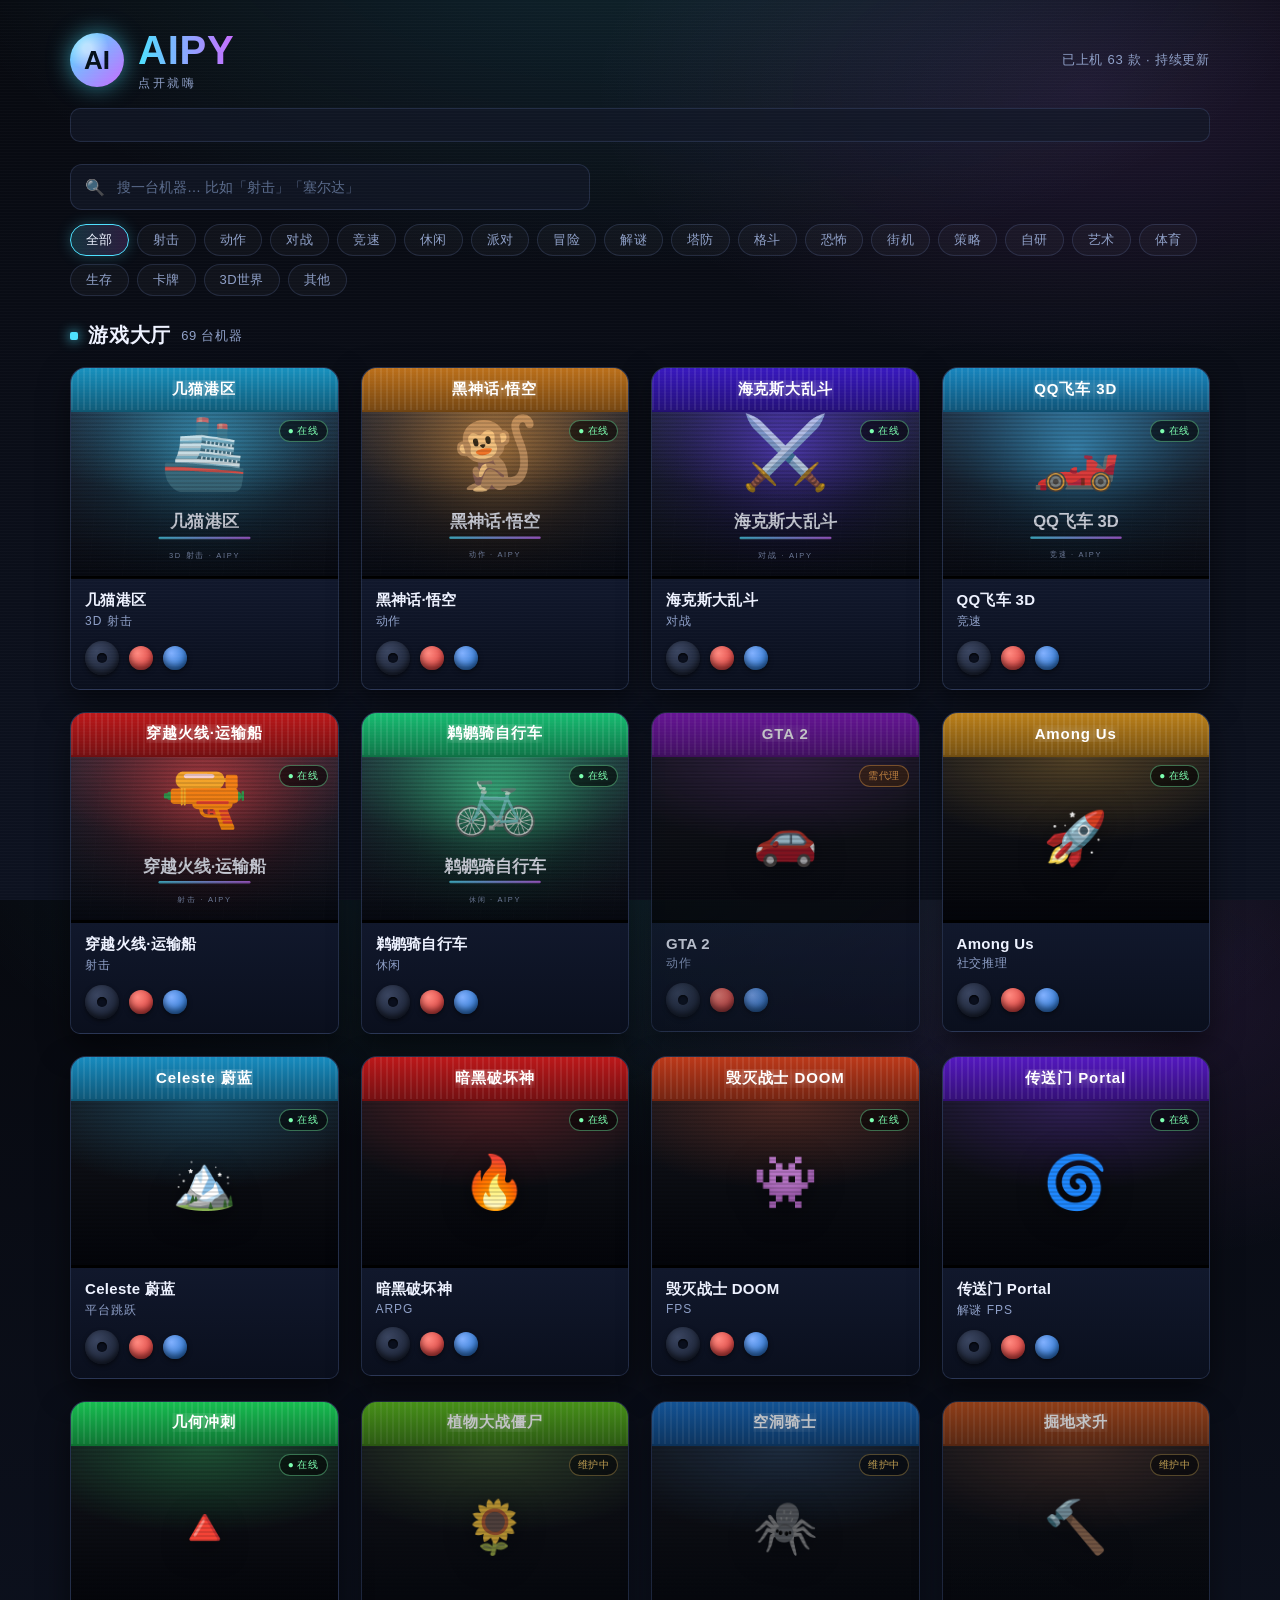
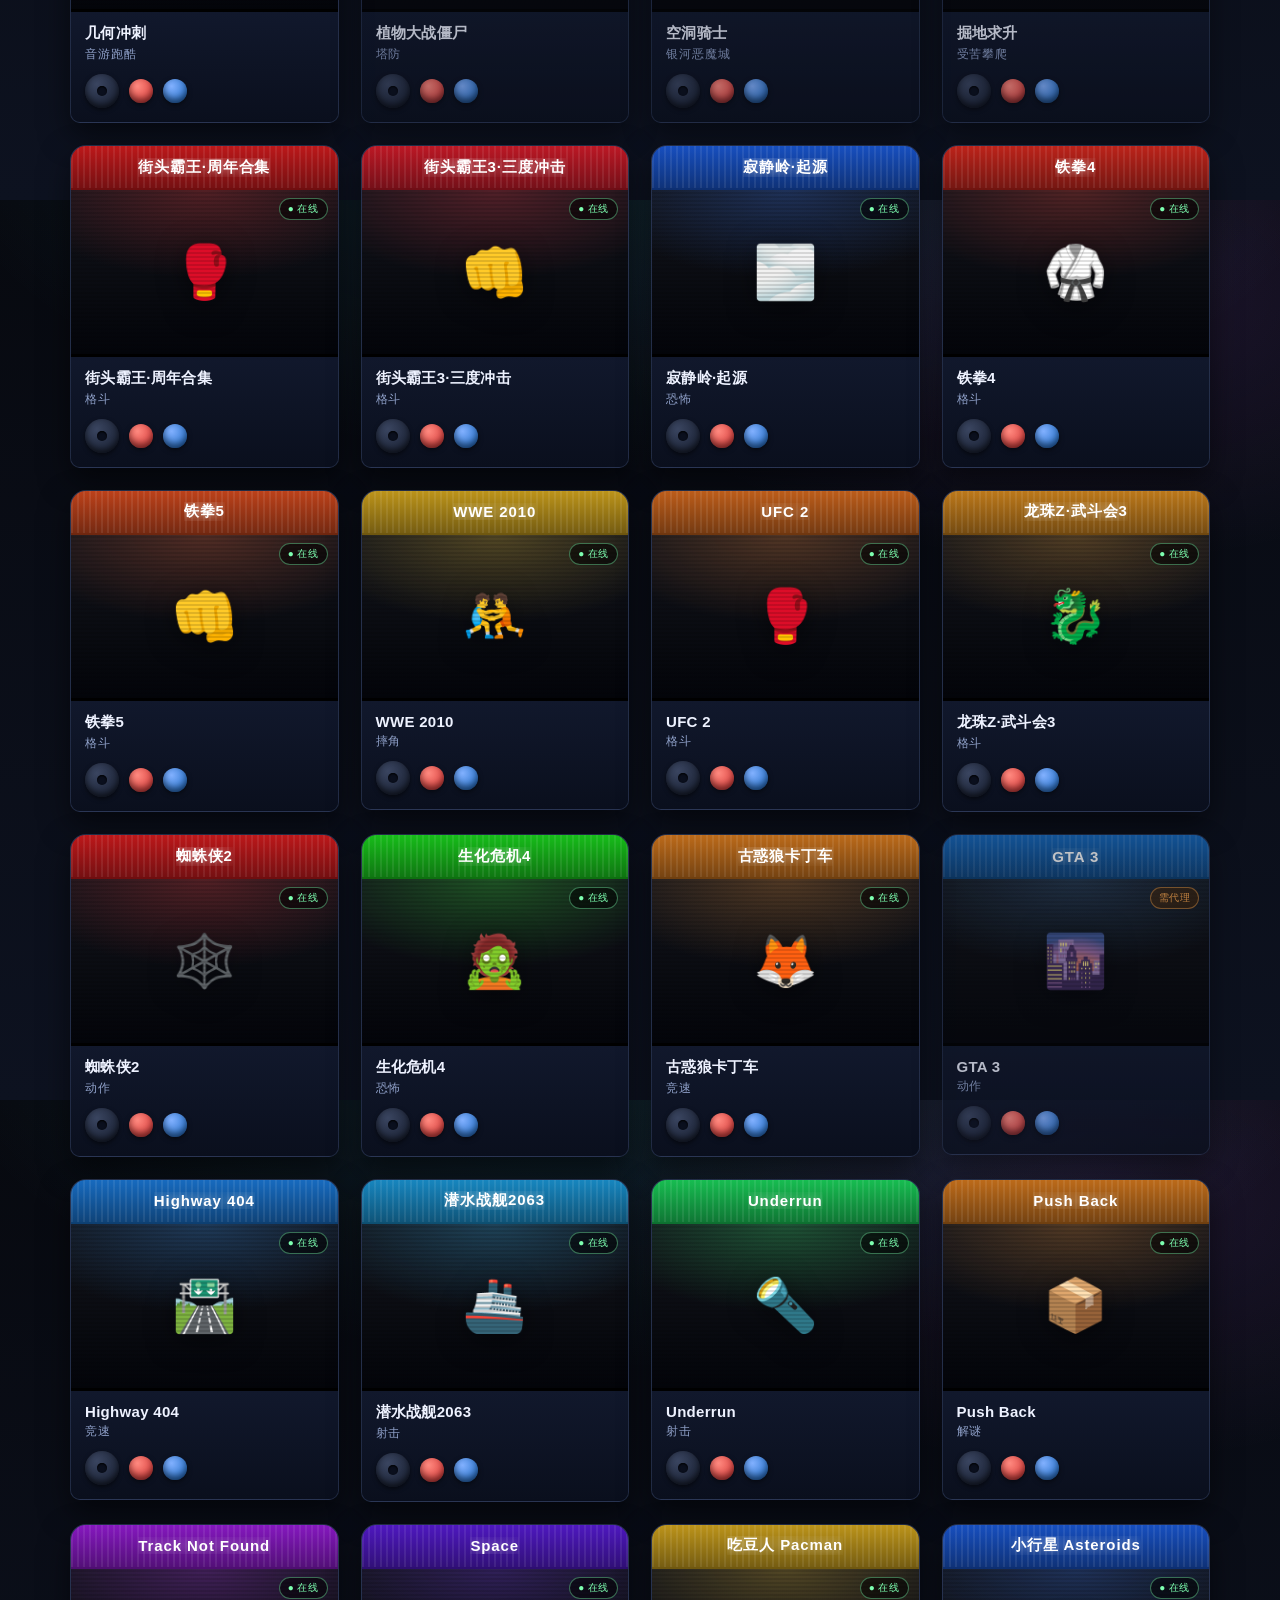
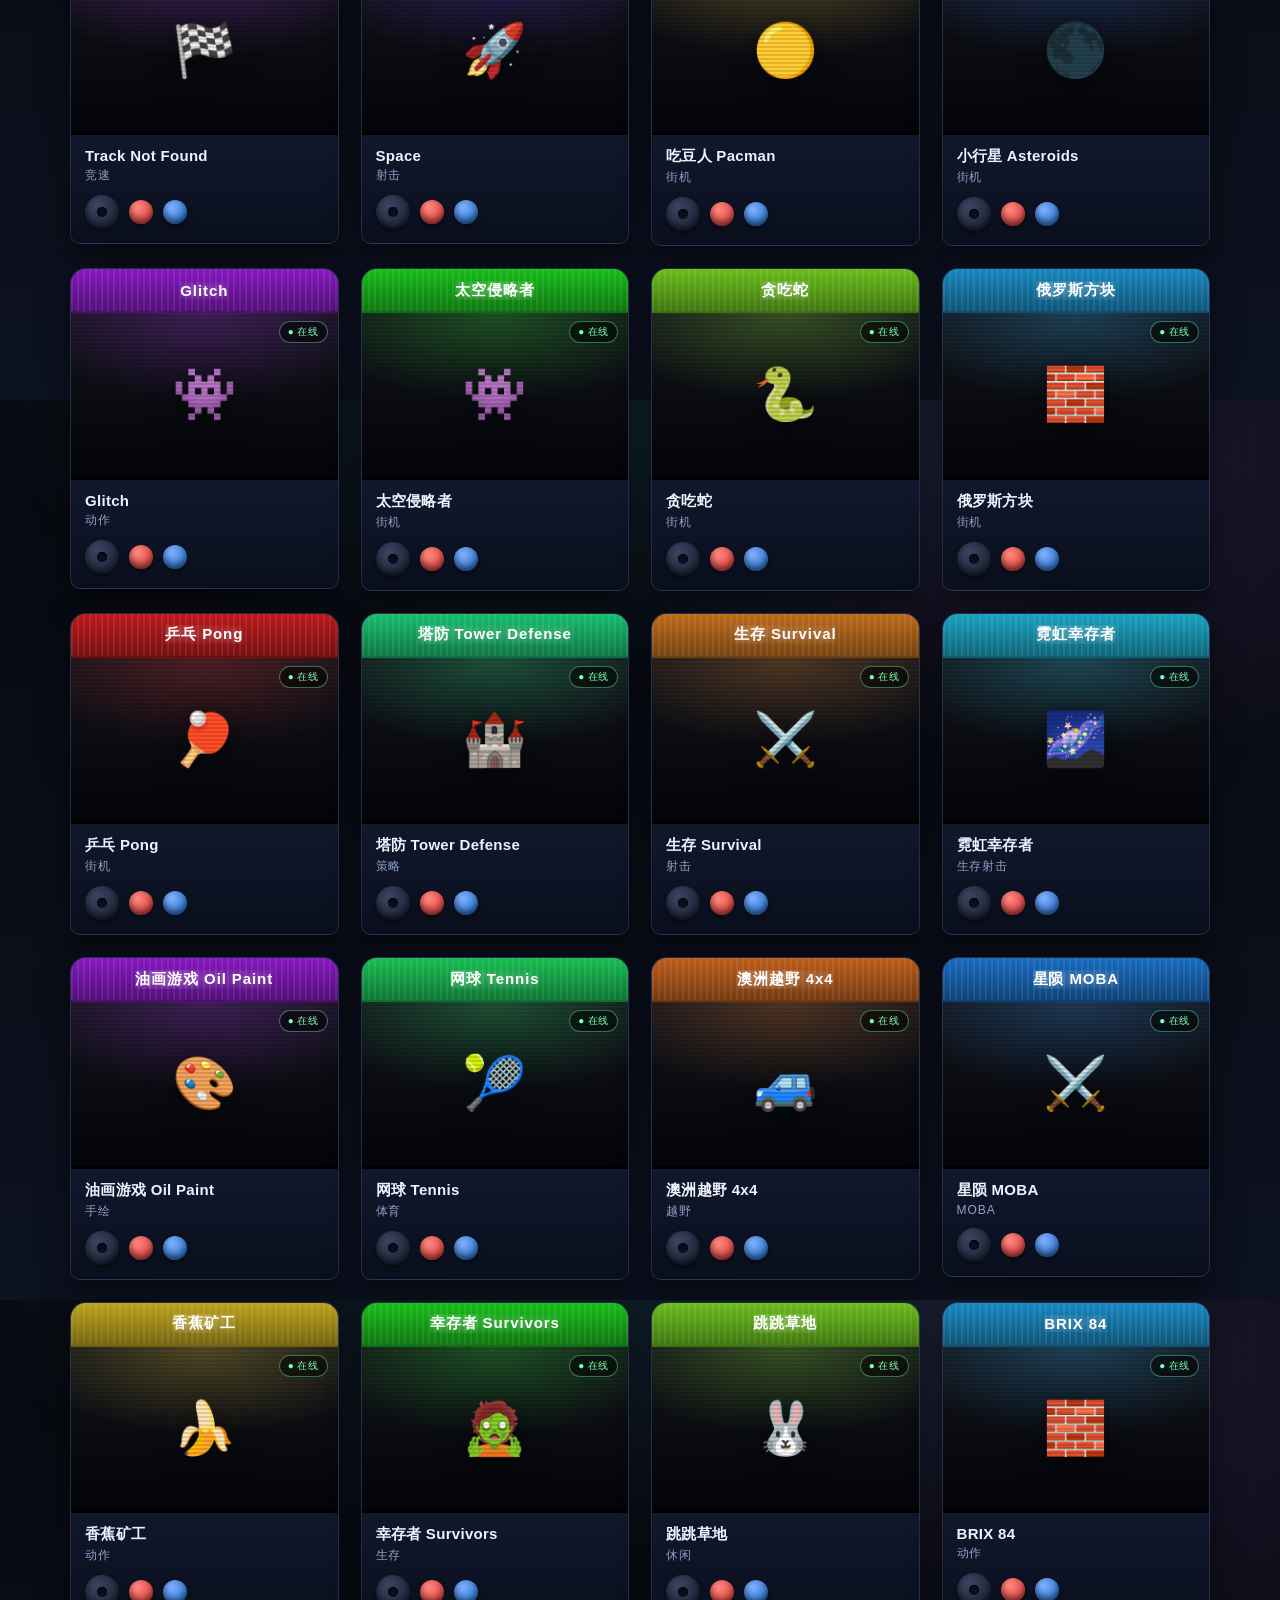
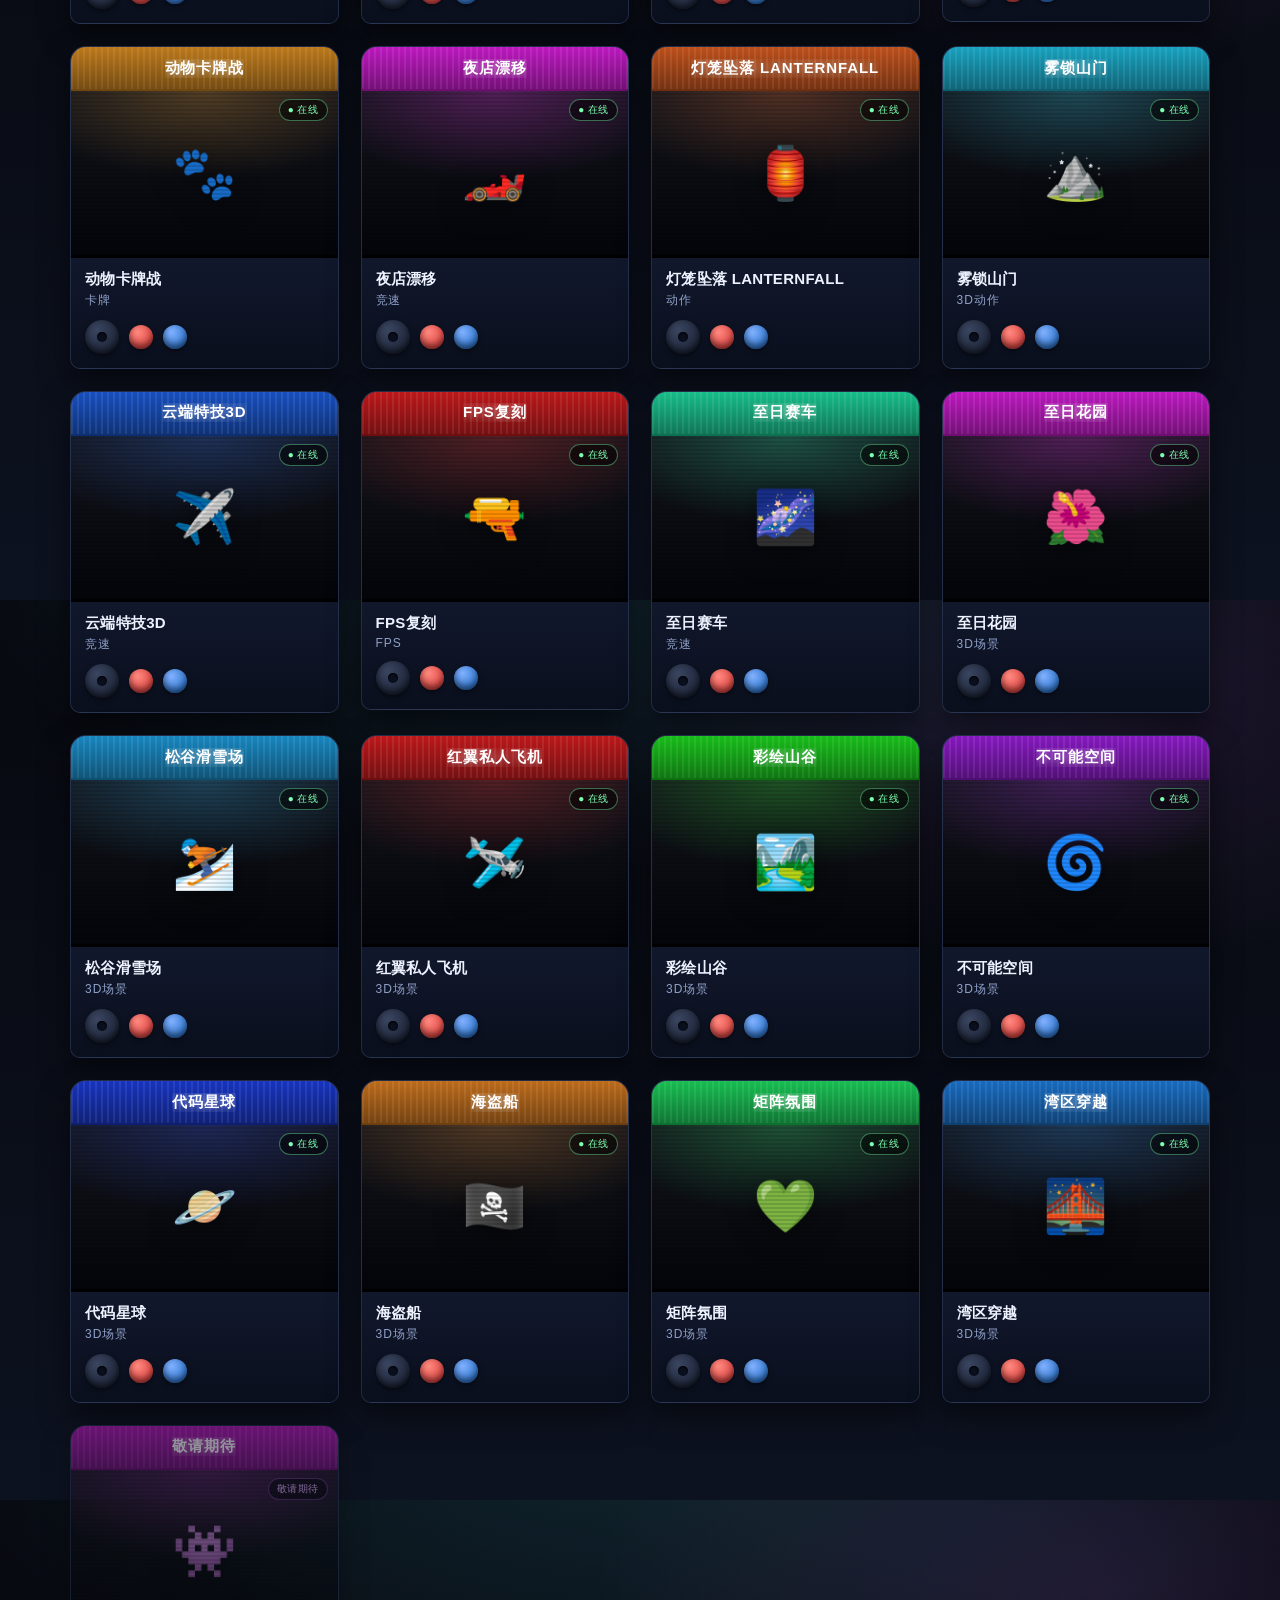
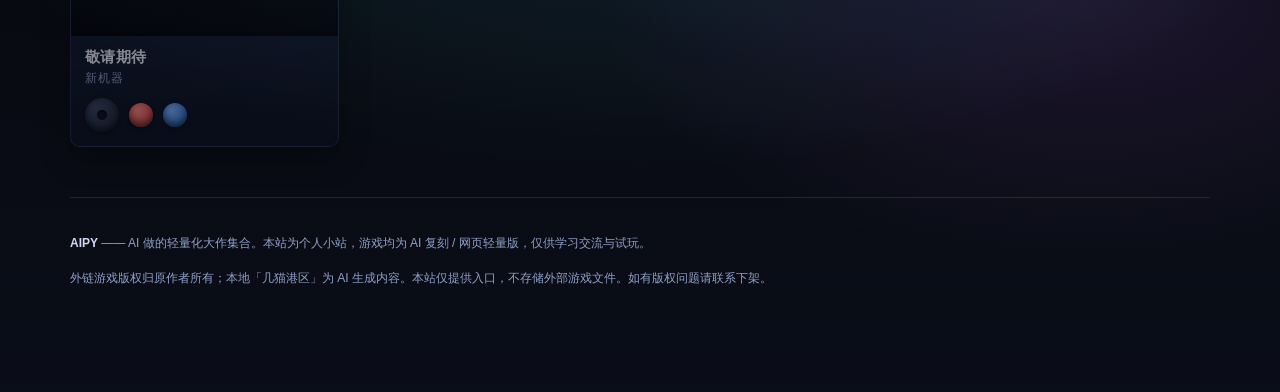
<file: index.html>
<!doctype html>
<html lang="zh-CN">
<head>
<meta charset="utf-8">
<meta name="viewport" content="width=device-width,initial-scale=1,viewport-fit=cover">
<title>AIPY · 点开就嗨</title>
<meta name="description" content="AIPY —— AI 做的轻量化大作，点开就嗨。">
<link rel="icon" type="image/svg+xml" href="assets/favicon.svg">
<link rel="stylesheet" href="css/style.css">
</head>
<body>
  <div class="scanlines"></div>

  <div class="wrap">
    <header class="top">
      <div class="logo">
        <div class="coin">AI</div>
        <div>
          <h1><b>AIPY</b></h1>
          <div class="sub">点开就嗨</div>
        </div>
      </div>
      <div class="count" id="count"></div>
    </header>

    <div class="marquee"><span class="track" id="track"></span></div>

    <!-- 搜索 + 分类 -->
    <div class="controls">
      <div class="search">
        <span class="s-icon">🔍</span>
        <input id="search" type="text" placeholder="搜一台机器… 比如「射击」「塞尔达」">
        <button class="s-clear" id="s-clear" title="清除">✕</button>
      </div>
      <div class="cats" id="cats"></div>
    </div>

    <div class="sec-title"><span id="sec-label">游戏大厅</span><span class="sec-note" id="sec-note"></span></div>
    <div class="arcade" id="arcade"></div>
    <div class="empty" id="empty" style="display:none">没有找到匹配的游戏，换个关键词试试 🕹️</div>

    <footer class="footer">
      <p><b>AIPY</b> —— AI 做的轻量化大作集合。本站为个人小站，游戏均为 AI 复刻 / 网页轻量版，仅供学习交流与试玩。</p>
      <p>外链游戏版权归原作者所有；本地「几猫港区」为 AI 生成内容。本站仅提供入口，不存储外部游戏文件。如有版权问题请联系下架。</p>
      <!-- 打赏入口暂时隐藏 -->
    </footer>
  </div>

  <div class="lightbox" id="lightbox">
    <div class="lb-bar">
      <button class="lb-back" id="lb-back" title="返回大厅">← 返回大厅</button>
      <span class="t" id="lb-title"></span>
      <button class="x" id="lb-close" title="关闭">✕</button>
    </div>
    <iframe class="lb-frame" id="frame" allowfullscreen allow="autoplay; fullscreen; gamepad; xr-spatial-tracking"></iframe>
  </div>

  <!-- 打赏弹窗 -->
  <div class="donate-modal" id="donate-modal">
    <div class="donate-box">
      <button class="donate-close" id="donate-close" title="关闭">✕</button>
      <div class="donate-title">🪙 投一枚币</div>
      <div class="donate-sub">投币续机，游戏厅不打烊</div>
      <img class="donate-qr" src="assets/donate.jpg" alt="支付宝收款码">
      <div class="donate-hint">支付宝扫码 · 投币支持</div>
    </div>
  </div>

  <script src="js/games.js"></script>
  <script src="js/main.js"></script>
</body>
</html>
</file>
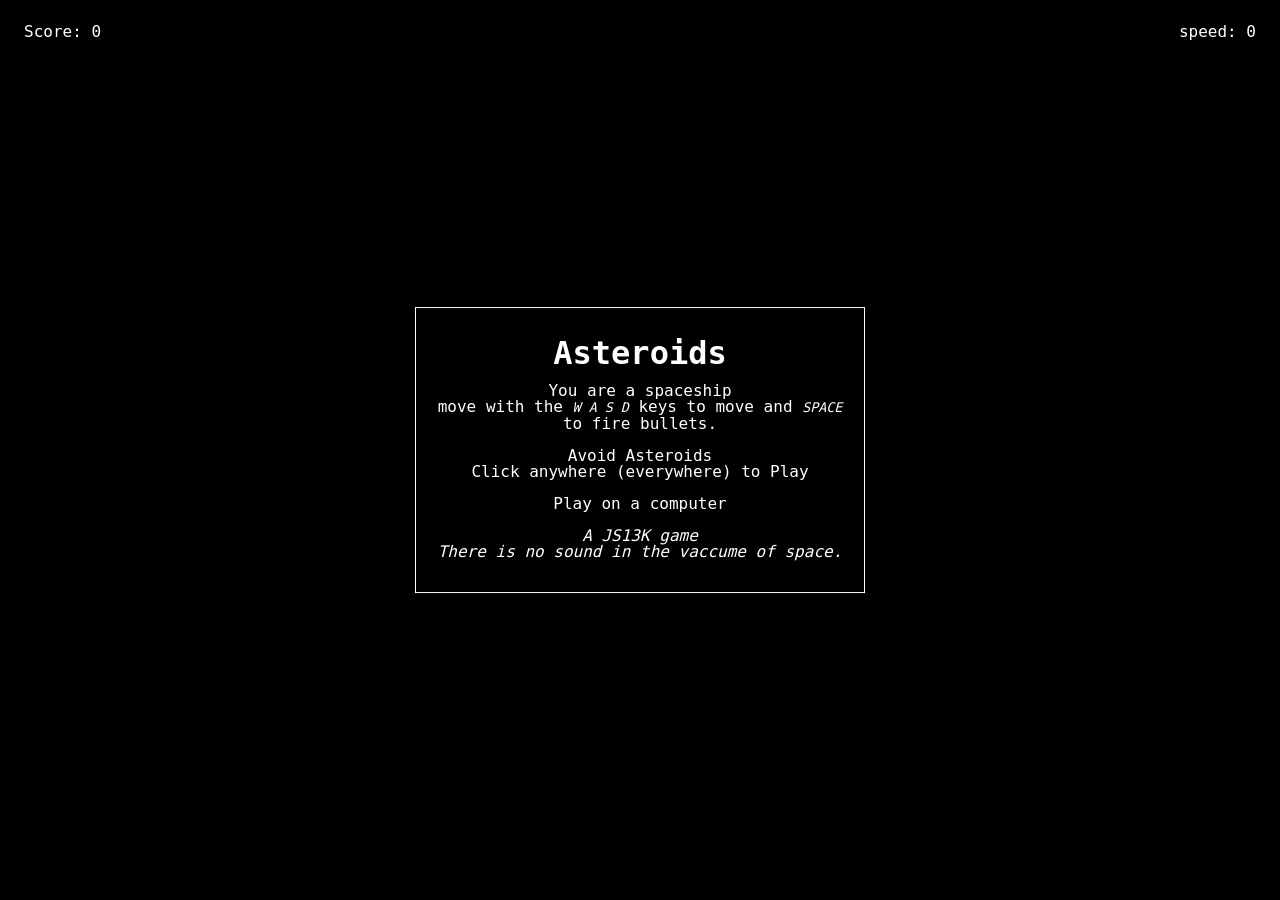
<file: games/asteroids.html>
<!doctype html><meta name="viewport" content="width=device-width"><title>Asteroids - js13kGames 2020</title><body><style>body{font:normal 16px/16px Consolas,monospace;background:#000;color:#fff}.b-panel{padding:16px}.b-panel_right{float:right}#g-game{font:normal 16px/16px Consolas,monospace;position:absolute;top:48px;left:0;width:100%;height:calc(100% - 48px);min-width:320px;min-height:240px}.b-msgbox{position:absolute;top:50%;left:50%;transform:translate(-50%,-50%);padding:16px;display:none}.b-scores{list-style:decimal outside;padding-left:32px}.b-scores__input{color:#fff;background:#000;font-family:inherit;font-size:inherit;padding:.3rem 3.4rem;border:3px solid #fff;margin-right:2.6rem;transition:all .2s}.b-button{color:#fff;background:#000;font-family:inherit;font-size:inherit;padding:.3rem 3.4rem;border:3px solid #fff;margin-right:2.6rem;transition:all .2s}.b-button:focus,.b-button:hover{box-shadow:.4rem .4rem 0 #fff;transform:translate(-.4rem,-.4rem)}.b-button:active{box-shadow:0 0 0 #000;transform:translate(0,0)}.title{font-size:50px}body div.intro{opacity:1;display:block}body.none div.intro{opacity:0}div.intro,e{color:#fff;background:#000;text-align:center;position:absolute;top:50%;left:50%;width:95%;max-width:450px;padding:1rem;box-sizing:border-box;-webkit-transform:translate(-50%,-50%);transform:translate(-50%,-50%);border:1px solid}em{font-family:monospace}</style><div class="b-panel">Score: <span id="g-score">0</span><div class="b-panel_right">speed: <span id="level">0</span></div></div><canvas id="g-game"></canvas><div class="intro"><h1>Asteroids</h1><p>You are a spaceship<br>move with the <small><em>W A S D</em></small> keys to move and <small><em>SPACE</em></small> to fire bullets.</p><p>Avoid Asteroids<br>Click anywhere (everywhere) to Play</p><p>Play on a computer<br><em></em><br><em>A JS13K game<br>There is no sound in the vaccume of space.</em></p></div><div id="g-endgame" class="b-msgbox"><span class="title">GAME OVER</span><span> score:<span id="g-score">0</span></span><div id="g-leaderboard"></div><button class="b-button" onclick="SaveScore(game.score,this)">Save score</button> <button class="b-button" onclick="window.location.href=window.location.pathname">New game</button></div><script>window.requestAnimFrame=window.requestAnimationFrame||window.webkitRequestAnimationFrame||window.mozRequestAnimationFrame||function(t){window.setTimeout(t,1e3/60)};var GameEngine=function(t,o){var i=document.querySelector(t)||document.querySelector("canvas"),e=i.getContext("2d"),s=document.querySelector(o);"undefined"!=typeof Storage&&(localStorage["board.0.name"]="BLASTER",localStorage["board.0.score"]=2600,localStorage["board.1.name"]="STAR DESTROYER",localStorage["board.1.score"]=1700);var a={canvas:i,context:e,score:0,level:1,objects:[],input:{mouse:{x:0,y:0},fire:!1,left:!1,right:!1,forward:!1,backward:!1}};document.addEventListener("mouseup",function(t){game.Run(),document.body.className="none"}),document.addEventListener("keydown",function(t){switch(t.keyCode){case 32:a.input.fire=!0;break;case 37:case 65:a.input.left=!0;break;case 39:case 68:a.input.right=!0;break;case 38:case 87:a.input.forward=!0}}),document.addEventListener("keyup",function(t){switch(t.keyCode){case 32:a.input.fire=!1;break;case 37:case 65:a.input.left=!1;break;case 39:case 68:a.input.right=!1;break;case 38:case 87:a.input.forward=!1}}),a.eachByName=function(t,o){for(var i=t||"",e=o||function(){console.exception("Callback is undefined")},s=0;s<this.objects.length;s++)this.objects[s].name==i&&e(this.objects[s],s)};var n=function(){var t=a.score;document.getElementById("level").innerHTML=Math.floor(1e3*ship.speed),a.context.clearRect(0,0,a.canvas.width,a.canvas.height);for(var o=0;o<a.objects.length;o++)a.objects[o].delete&&a.objects.splice(o,1);for(var i=0;i<a.objects.length;i++)a.objects[i].Update(),a.objects[i].Draw(a.context);a.score>t&&(s.innerHTML=a.score),window.requestAnimFrame(n)};return a.Run=function(){!function(){a.canvas.width=Math.max(document.documentElement.clientWidth,window.innerWidth||320),a.canvas.height=Math.max(document.documentElement.clientHeight,window.innerHeight||240)-48;for(var t=0;t<a.objects.length;t++)a.objects[t].Start()}(),n()},a},Polygon=function(t){var o=t.name||"Polygon",i=t.color||"#0F0",e=t.points||[{x:0,y:0},{x:10,y:10},{x:10,y:0},{x:0,y:0},{x:0,y:10},{x:10,y:10}],s=t.position||{x:0,y:0},a=t.velocity||{x:0,y:0},n=t.size||{x:100,y:100},h={name:o,position:s,velocity:a,color:i,points:e,rotation:0,base:t.base||{x:50,y:50},size:n,newcnv:document.createElement("canvas"),delete:!1};return h.newctx=h.newcnv.getContext("2d"),h.newcnv.width=h.size.x,h.newcnv.height=h.size.y,h.constructor.prototype.Start=function(){},h.constructor.prototype.Update=function(){},h.Draw=function(t){this.newctx.clearRect(0,0,this.newcnv.width,this.newcnv.height),this.newctx.save(),this.newctx.translate(this.base.x,this.base.y),this.newctx.beginPath(),this.newctx.moveTo(this.points[0].x,this.points[0].y);for(var o=1;o<this.points.length;o++)this.newctx.lineTo(this.points[o].x,this.points[o].y);this.newctx.closePath(),this.newctx.shadowBlur=5,this.newctx.shadowColor=this.color,this.newctx.strokeStyle=this.color,this.newctx.stroke(),this.newctx.restore(),t.save(),t.translate(this.position.x,this.position.y),t.rotate(this.rotation*Math.PI/180),t.drawImage(this.newcnv,-this.base.x,-this.base.y),t.restore(),t.save(),t.translate(this.position.x-t.canvas.width,this.position.y),t.rotate(this.rotation*Math.PI/180),t.drawImage(this.newcnv,-this.base.x,-this.base.y),t.restore(),t.save(),t.translate(this.position.x+t.canvas.width,this.position.y),t.rotate(this.rotation*Math.PI/180),t.drawImage(this.newcnv,-this.base.x,-this.base.y),t.restore(),t.save(),t.translate(this.position.x,this.position.y-t.canvas.height),t.rotate(this.rotation*Math.PI/180),t.drawImage(this.newcnv,-this.base.x,-this.base.y),t.restore(),t.save(),t.translate(this.position.x,this.position.y+t.canvas.height),t.rotate(this.rotation*Math.PI/180),t.drawImage(this.newcnv,-this.base.x,-this.base.y),t.restore(),t.save(),t.translate(this.position.x-t.canvas.width,this.position.y-t.canvas.height),t.rotate(this.rotation*Math.PI/180),t.drawImage(this.newcnv,-this.base.x,-this.base.y),t.restore(),t.save(),t.translate(this.position.x+t.canvas.width,this.position.y-t.canvas.height),t.rotate(this.rotation*Math.PI/180),t.drawImage(this.newcnv,-this.base.x,-this.base.y),t.restore(),t.save(),t.translate(this.position.x-t.canvas.width,this.position.y+t.canvas.height),t.rotate(this.rotation*Math.PI/180),t.drawImage(this.newcnv,-this.base.x,-this.base.y),t.restore(),t.save(),t.translate(this.position.x+t.canvas.width,this.position.y+t.canvas.height),t.rotate(this.rotation*Math.PI/180),t.drawImage(this.newcnv,-this.base.x,-this.base.y),t.restore()},h},Asteroid=function(t){var o=new Polygon({points:asteroidVertices(Math.max(Math.floor(t/5),3),t),color:"hsl("+Math.floor(360*Math.random())+",100%,50%)",name:"asteroid",size:{x:210,y:210},base:{x:105,y:105},velocity:{x:(2*Math.random()-1)*Math.random()*2,y:(2*Math.random()-1)*Math.random()*2},position:{x:500*Math.random(),y:1e3*Math.random()}});return o.Start=function(){this.rotationSpeed=(2*Math.random()-1)*Math.random()*2,this.radius=t,this.score=80/this.radius*5},o.Update=function(){this.position.x+=this.velocity.x,this.position.y+=this.velocity.y,this.position.x>game.canvas.width&&(this.position.x-=game.canvas.width),this.position.x<0&&(this.position.x+=game.canvas.width),this.position.y>game.canvas.height&&(this.position.y-=game.canvas.height),this.position.y<0&&(this.position.y+=game.canvas.height),this.rotation+=this.rotationSpeed,this.rotation>=360&&(this.rotation-=360),this.rotation<0&&(this.rotation+=360)},o},Ufo=function(t){var o=new Polygon({points:asteroidVertices(Math.max(Math.floor(t/2),3),t),color:"white",name:"ufo",size:{x:210,y:210},base:{x:105,y:105},velocity:{x:(2*Math.random()-1)*Math.random()*2,y:(2*Math.random()-1)*Math.random()*2},position:{x:500*Math.random(),y:1e3*Math.random()}});return o.Start=function(){this.rotationSpeed=(2*Math.random()-1)*Math.random()*2,this.radius=t,this.score=1e3/this.radius*10},o.Update=function(){this.position.x+=this.velocity.x,this.position.y+=this.velocity.y,this.position.x>game.canvas.width&&(this.position.x-=game.canvas.width),this.position.x<0&&(this.position.x+=game.canvas.width),this.position.y>game.canvas.height&&(this.position.y-=game.canvas.height),this.position.y<0&&(this.position.y+=game.canvas.height),this.rotation+=this.rotationSpeed,this.rotation>=360&&(this.rotation-=360),this.rotation<0&&(this.rotation+=360)},o},Bullet=function(){var t=new Polygon({points:[{x:0,y:0},{x:0,y:-5}],size:{x:10,y:15},base:{x:5,y:10},color:"hsl("+Math.floor(360*Math.random())+",100%,50%)",name:"bullet"});return t.Start=function(){var t=RotatePoint({x:0,y:-20},{x:0,y:0},ship.rotation*Math.PI/180);this.position={x:ship.position.x+t.x,y:ship.position.y+t.y},this.rotation=ship.rotation,this.velocity={x:t.x/2,y:t.y/2}},t.Update=function(){this.position.x+=this.velocity.x,this.position.y+=this.velocity.y;var t=this.position,o=!1;game.eachByName("asteroid",function(i,e){if(Math.sqrt((i.position.x-t.x)*(i.position.x-t.x)+(i.position.y-t.y)*(i.position.y-t.y))<i.radius){for(var s=[],a=0;a<i.points.length;a++){var n=RotatePoint(i.points[a],{x:0,y:0},i.rotation*Math.PI/180);s.push({x:n.x+i.position.x,y:n.y+i.position.y})}if(CheckPointInPoly(t,s)){if(o=!0,i.radius/2>5){var h=new Asteroid(i.radius/2),r=new Asteroid(i.radius/2);h.Start(),r.Start(),h.velocity=RotatePoint(i.velocity,{x:0,y:0},10*Math.PI/180),r.velocity=RotatePoint(i.velocity,{x:0,y:0},360-10*Math.PI/180),h.position={x:i.position.x+h.velocity.x,y:i.position.y+h.velocity.y},r.position={x:i.position.x+r.velocity.x,y:i.position.y+r.velocity.y},game.objects.push(h,r)}else{var c=new Burst({position:i.position,color:"hsl("+Math.floor(360*Math.random())+",100%,50%)"});game.objects.push(c)}i.delete=!0,game.score+=i.score}}}),o&&(this.delete=!0),t=this.position,o=!1,game.eachByName("ufo",function(i,e){if(Math.sqrt((i.position.x-t.x)*(i.position.x-t.x)+(i.position.y-t.y)*(i.position.y-t.y))<i.radius){for(var s=[],a=0;a<i.points.length;a++){var n=RotatePoint(i.points[a],{x:0,y:0},i.rotation*Math.PI/180);s.push({x:n.x+i.position.x,y:n.y+i.position.y})}if(CheckPointInPoly(t,s)){if(o=!0,i.radius/2>5){var h=new Ufo(i.radius/2),r=new Ufo(i.radius/2);h.Start(),r.Start(),h.velocity=RotatePoint(i.velocity,{x:0,y:0},10*Math.PI/180),r.velocity=RotatePoint(i.velocity,{x:0,y:0},360-10*Math.PI/180),h.position={x:i.position.x+h.velocity.x,y:i.position.y+h.velocity.y},r.position={x:i.position.x+r.velocity.x,y:i.position.y+r.velocity.y},game.objects.push(h,r)}else{var c=new Burst({position:i.position,color:"white"});game.objects.push(c)}i.delete=!0,game.score+=i.score}}}),(this.position.x<0||this.position.y<0||this.position.x>game.canvas.width||this.position.y>game.canvas.height)&&(this.delete=!0)},t},Burst=function(t){var o=t.length||10,i=t.count||36,e=t.color||"#F00",s=t.name||"burst",a=t.position||{x:0,y:0},n=t.speed||10,h={delete:!1,radius:0,count:i,color:e,name:s,position:a,length:o,Start:function(){},Update:function(){this.radius+=n,(this.radius>game.canvas.width||this.radius>game.canvas.height)&&(this.delete=!0)},Draw:function(t){t.save(),t.translate(this.position.x,this.position.y),t.beginPath();for(var o=0;o<this.count;o++){var i=RotatePoint({x:0,y:this.radius},{x:0,y:0},2/this.count*o*Math.PI),e=RotatePoint({x:0,y:this.radius+this.length},{x:0,y:0},2/this.count*o*Math.PI);t.moveTo(i.x,i.y),t.lineTo(e.x,e.y)}t.closePath(),t.strokeStyle=this.color,t.shadowColor=this.color,t.shadowBlur=5,t.stroke(),t.restore()}};return h},CheckIntersection=function(t,o,i,e){var s,a,n,h;return s=(e.x-i.x)*(t.y-i.y)-(e.y-i.y)*(t.x-i.x),a=(e.x-i.x)*(o.y-i.y)-(e.y-i.y)*(o.x-i.x),n=(o.x-t.x)*(i.y-t.y)-(o.y-t.y)*(i.x-t.x),h=(o.x-t.x)*(e.y-t.y)-(o.y-t.y)*(e.x-t.x),s*a<0&&n*h<0},CheckPointInPoly=function(t,o){for(var i=0,e=o.length-1,s=!1;i<o.length;e=i++){var a={x:o[i].x,y:o[i].y},n={x:o[e].x,y:o[e].y};a.y>t.y!=n.y>t.y&&t.x<(n.x-a.x)*(t.y-a.y)/(n.y-a.y)+a.x&&(s=!s)}return s},RotatePoint=function(t,o,i){return{x:(t.x-o.x)*Math.cos(i)-(t.y-o.y)*Math.sin(i)+o.x,y:(t.x-o.x)*Math.sin(i)+(t.y-o.y)*Math.cos(i)+o.y}},asteroidVertices=function(t,o){for(var i=[],e=0;e<t;e++)i[e]={x:(-Math.sin(360/t*e*Math.PI/180)+Math.round(2*Math.random()-1)*Math.random()/3)*o,y:(-Math.cos(360/t*e*Math.PI/180)+Math.round(2*Math.random()-1)*Math.random()/3)*o};return i},EngGameMessage=function(t,o){var i=[];if("undefined"!=typeof Storage){for(var e=0;e<localStorage.length;e++)void 0!==localStorage["board."+e+".name"]&&i.push({name:localStorage["board."+e+".name"],score:localStorage["board."+e+".score"]});i.sort(function(t,o){return o.score-t.score});for(var s='<ol class="b-scores">',a=0;a<i.length;a++)s+='<li class="b-scores__box">',o>i[a].score&&(s+="Your score: "+o+'. <input onchange="SaveName(this)" value="" autofocus="autofocus" type="text" placeholder="Enter your name" class="b-scores__input" /></li><li class="b-scores__box">',o=0),s+=i[a].score+": "+i[a].name+"</li>";0!==o&&(s+='<li class="b-scores__box">Your score: '+o+'. <input onchange="SaveName(this)" value="" autofocus="autofocus" type="text" placeholder="Enter your name" class="b-scores__input" /></li>'),s+="</ol>",document.querySelector(t).innerHTML=s}},SaveScore=function(t,o){if(o.style,display="block",t>0&&"undefined"!=typeof Storage){for(var i=0,e=0;e<localStorage.length;e++)void 0!==localStorage["board."+e+".name"]&&(i=e+1);localStorage["board."+i+".name"]=game.name,localStorage["board."+i+".score"]=t,o.style.display="none"}},SaveName=function(t){game.name=t.value},game=new GameEngine("#g-game","#g-score","#level"),ship=new Polygon({points:[{x:0,y:0},{x:10,y:10},{x:0,y:-20},{x:-10,y:10}],color:"hsl("+Math.floor(360*Math.random())+",100%,50%)",name:"ship",size:{x:30,y:45},base:{x:15,y:25}}),ufo=new Polygon({points:[{x:0,y:0},{x:10,y:10},{x:0,y:-20},{x:-10,y:10}],color:"white",name:"ufo",size:{x:30,y:45},base:{x:15,y:25}});ship.Start=function(){this.position={x:game.canvas.width/2,y:game.canvas.height/2},this.rotationSpeed=7,this.speed=0,this.inertia=0,this.inertiaMax=.99,this.shootDate=0},ship.Update=function(){if(game.input.left&&(this.rotation-=this.rotationSpeed),game.input.right&&(this.rotation+=this.rotationSpeed),this.rotation>=360&&(this.rotation-=360),this.rotation<0&&(this.rotation+=360),game.input.forward?(this.speed+=.001,this.speed>.1&&(this.speed=.1),this.velocity.x-=Math.sin(-this.rotation*Math.PI/180)*this.speed*2,this.velocity.y-=Math.cos(-this.rotation*Math.PI/180)*this.speed*2,this.inertia=this.inertiaMax,this.points=[{x:0,y:0},{x:10,y:10},{x:0,y:-20},{x:-10,y:10},{x:0,y:0},{x:3,y:8},{x:0,y:15},{x:-3,y:8}]):(this.speed-=.001,this.speed<=0&&(this.speed=0),this.points=[{x:0,y:0},{x:10,y:10},{x:0,y:-20},{x:-10,y:10}]),game.input.fire&&Date.now()-this.shootDate>400){var t=new Bullet;t.Start(),game.objects.push(t),this.shootDate=Date.now()}this.position.x+=this.velocity.x,this.position.y+=this.velocity.y,this.velocity.x*=this.inertia,this.velocity.y*=this.inertia,this.position.x>game.canvas.width&&(this.position.x-=game.canvas.width),this.position.x<0&&(this.position.x+=game.canvas.width),this.position.y>game.canvas.height&&(this.position.y-=game.canvas.height),this.position.y<0&&(this.position.y+=game.canvas.height);var o=this.position,i=this.points,e=!1,s=!1,a=(this.base,this.rotation*Math.PI/180),n=0;if(game.eachByName("asteroid",function(t,s){if(n++,Math.sqrt((t.position.x-o.x)*(t.position.x-o.x)+(t.position.y-o.y)*(t.position.y-o.y))<130)for(var h=0;h<i.length;h++)for(var r=h,c=h+1<i.length?h+1:0,y=RotatePoint({x:i[r].x,y:i[r].y},{x:0,y:0},a),x=RotatePoint({x:i[c].x,y:i[c].y},{x:0,y:0},a),p=0;p<t.points.length;p++){var l=p,d=p+1<t.points.length?p+1:0,u=RotatePoint({x:t.points[l].x,y:t.points[l].y},{x:0,y:0},t.rotation*Math.PI/180),v=RotatePoint({x:t.points[d].x,y:t.points[d].y},{x:0,y:0},t.rotation*Math.PI/180);CheckIntersection({x:y.x+o.x,y:y.y+o.y},{x:x.x+o.x,y:x.y+o.y},{x:u.x+t.position.x,y:u.y+t.position.y},{x:v.x+t.position.x,y:v.y+t.position.y})&&(e=!0)}}),game.eachByName("ufo",function(t,e){if(x++,Math.sqrt((t.position.x-o.x)*(t.position.x-o.x)+(t.position.y-o.y)*(t.position.y-o.y))<130)for(var n=0;n<i.length;n++)for(var h=n,r=n+1<i.length?n+1:0,c=RotatePoint({x:i[h].x,y:i[h].y},{x:0,y:0},a),y=RotatePoint({x:i[r].x,y:i[r].y},{x:0,y:0},a),p=0;p<t.points.length;p++){var l=p,d=p+1<t.points.length?p+1:0,u=RotatePoint({x:t.points[l].x,y:t.points[l].y},{x:0,y:0},t.rotation*Math.PI/180),v=RotatePoint({x:t.points[d].x,y:t.points[d].y},{x:0,y:0},t.rotation*Math.PI/180);CheckIntersection({x:c.x+o.x,y:c.y+o.y},{x:y.x+o.x,y:y.y+o.y},{x:u.x+t.position.x,y:u.y+t.position.y},{x:v.x+t.position.x,y:v.y+t.position.y})&&(s=!0)}}),e){this.delete=!0;var h=new Burst({position:this.position,color:"hsl("+Math.floor(360*Math.random())+",100%,50%)"});game.objects.push(h),EngGameMessage("#g-leaderboard",game.score),document.querySelector("#g-endgame").style.display="block"}if(s&&(this.speed=.2,this.delete=!0,h=new Burst({position:this.position,color:"white"}),game.objects.push(h),EngGameMessage("#g-leaderboard",game.score),document.querySelector("#g-endgame").style.display="block"),x<1)for(var r=0;r<4;r++){var c=new Ufo(80);c.Start(),game.objects.push(c)}if(n<1)for(r=0;r<4;r++){var y=new Asteroid(80);y.Start(),game.objects.push(y)}o=this.position,i=this.points,s=!1,this.base,a=this.rotation*Math.PI/180;var x=0;game.eachByName("ufo",function(t,e){if(x++,Math.sqrt((t.position.x-o.x)*(t.position.x-o.x)+(t.position.y-o.y)*(t.position.y-o.y))<130)for(var n=0;n<i.length;n++)for(var h=n,r=n+1<i.length?n+1:0,c=RotatePoint({x:i[h].x,y:i[h].y},{x:0,y:0},a),y=RotatePoint({x:i[r].x,y:i[r].y},{x:0,y:0},a),p=0;p<t.points.length;p++){var l=p,d=p+1<t.points.length?p+1:0,u=RotatePoint({x:t.points[l].x,y:t.points[l].y},{x:0,y:0},t.rotation*Math.PI/180),v=RotatePoint({x:t.points[d].x,y:t.points[d].y},{x:0,y:0},t.rotation*Math.PI/180);CheckIntersection({x:c.x+o.x,y:c.y+o.y},{x:y.x+o.x,y:y.y+o.y},{x:u.x+t.position.x,y:u.y+t.position.y},{x:v.x+t.position.x,y:v.y+t.position.y})&&(s=!0)}}),s&&(ship.speed=1e3)},game.objects.push(ship);for(var i=0;i<4;i++){var rock=new Asteroid(10);rock.Start(),game.objects.push(rock)}for(i=0;i<4;i++)ufo=new Ufo(10),rock.Start(),game.objects.push(ufo)</script></body>
</file>
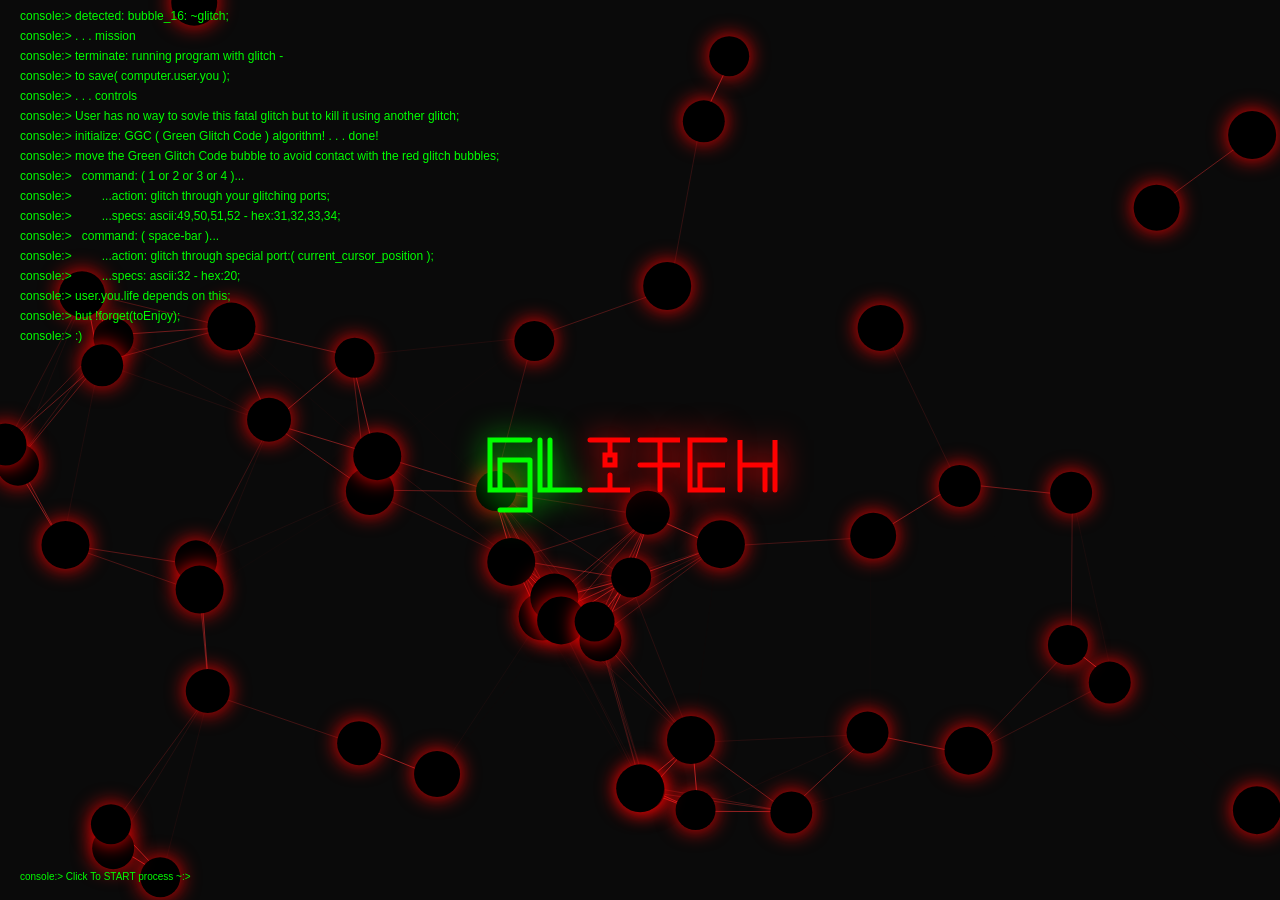
<file: games/glitch.html>
<!DOCTYPE html> <html> <head> <title>glitch - js13kGames 2016</title> <style type="text/css">*{margin:0;padding:0;background-color:#000}body,html{height:100%;width:100%}canvas{display:block;cursor:crosshair}audio{display:none}</style> </head> <body> <canvas id="glitch"></canvas> <script type="text/javascript">var canvas=document.getElementById("glitch"),context=canvas.getContext("2d");canvas.width=window.innerWidth,canvas.height=window.innerHeight;var SECTION=1,player=new Player,border=new Border,obs=[],bar=new Bar,pressCkeck=!1,connRadius=200,messages=["detected: bubble_16: ~glitch;",". . . mission","terminate: running program with glitch -","to save( computer.user.you );",". . . controls","User has no way to sovle this fatal glitch but to kill it using another glitch;","initialize: GGC ( Green Glitch Code ) algorithm! . . . done!","move the Green Glitch Code bubble to avoid contact with the red glitch bubbles;","  command: ( 1 or 2 or 3 or 4 )...","        ...action: glitch through your glitching ports;","        ...specs: ascii:49,50,51,52 - hex:31,32,33,34;","  command: ( space-bar )...","        ...action: glitch through special port:( current_cursor_position );","        ...specs: ascii:32 - hex:20;","user.you.life depends on this;","but !forget(toEnjoy);",":)"];generateObs(50),setInterval(world,30);for(var i=0;i<obs.length;i++)obs[i].x=randomBetween(0,canvas.width),obs[i].y=randomBetween(0,canvas.height);function generateObs(count){for(var i=0;i<count;i++)obs.push(new Obstacle)}function clearCanvas(){context.fillStyle="#0a0a0a",context.fillRect(0,0,canvas.width,canvas.height)}function randomBetween(min,max){return Math.floor(Math.random()*(max-min)+min)}function getHypothenuse(x1,y1,x2,y2){var x=Math.abs(x1-x2),y=Math.abs(y1-y2);return Math.sqrt(x*x+y*y)}function drawConnection(){for(var i=0;i<obs.length;i++)for(var j=i+1;j<obs.length;j++)getHypothenuse(obs[i].x,obs[i].y,obs[j].x,obs[j].y)<=connRadius&&(context.strokeStyle="rgba(255,55,55,"+Math.abs(getHypothenuse(obs[i].x,obs[i].y,obs[j].x,obs[j].y)-connRadius)*(1/connRadius)+")",context.beginPath(),context.moveTo(obs[i].x,obs[i].y),context.lineTo(obs[j].x,obs[j].y),context.stroke())}function world(){if(clearCanvas(),1==SECTION){drawConnection();for(var i=0;i<obs.length;i++)obs[i].update().draw();drawLogo(),drawInstructions(),drawClickText("START process ~:>")}else if(2==SECTION){pressCkeck&&(pressCkeck=!1),player.update().draw(),drawConnection();for(i=0;i<obs.length;i++)obs[i].update().draw();bar.update().draw(),border.update().draw(),drawClickText("EXIT && terminate~Device:_User_cleaning")}}function drawLogo(){var x=canvas.width/2,y=canvas.height/2;context.lineWidth=5,context.lineCap="round",context.shadowBlur=30,context.beginPath(),context.strokeStyle="#0f0",context.shadowColor="#0f0",context.moveTo(x-100-10,y+10),context.lineTo(x-150+10,y+10),context.lineTo(x-150+10,y+40),context.lineTo(x-100-10,y+40),context.lineTo(x-100-10,y+10),context.lineTo(x-100-10,y+60),context.lineTo(x-150+10,y+60),context.moveTo(x-100-10,y+40),context.lineTo(x-150,y+40),context.lineTo(x-150,y-10),context.lineTo(x-100-10,y-10),context.stroke(),context.beginPath(),context.strokeStyle="#0f0",context.shadowColor="#0f0",context.moveTo(x-50-10,y+40),context.lineTo(x-100,y+40),context.lineTo(x-100,y-10),context.moveTo(x-90,y+40),context.lineTo(x-90,y-10),context.stroke(),context.beginPath(),context.strokeStyle="#f00",context.shadowColor="#f00",context.moveTo(x-50,y+40),context.lineTo(x-50+40,y+40),context.lineTo(x-50+20,y+40),context.lineTo(x-50+20,y+25),context.moveTo(x-50+20,y+15),context.lineTo(x-50+15,y+15),context.lineTo(x-50+15,y+5),context.lineTo(x-50+25,y+5),context.lineTo(x-50+25,y+15),context.lineTo(x-50+20,y+15),context.moveTo(x-50+20,y+5),context.lineTo(x-50+20,y-10),context.lineTo(x-50+40,y-10),context.lineTo(x-50,y-10),context.stroke(),context.beginPath(),context.strokeStyle="#f00",context.shadowColor="#f00",context.moveTo(x+20,y+40),context.lineTo(x+20,y-10),context.lineTo(x+40,y-10),context.lineTo(x,y-10),context.moveTo(x+20,y+15),context.lineTo(x+40,y+15),context.lineTo(x+0,y+15),context.stroke(),context.beginPath(),context.strokeStyle="#f00",context.shadowColor="#f00",context.moveTo(x+85,y-10),context.lineTo(x+50,y-10),context.lineTo(x+50,y+40),context.lineTo(x+85,y+40),context.lineTo(x+60,y+40),context.lineTo(x+60,y+15),context.lineTo(x+85,y+15),context.lineTo(x+80,y+15),context.stroke(),context.beginPath(),context.strokeStyle="#f00",context.shadowColor="#f00",context.moveTo(x+50+50,y+40),context.lineTo(x+50+50,y-10),context.lineTo(x+50+50,y+15),context.lineTo(x+50+85,y+15),context.lineTo(x+50+85,y-10),context.lineTo(x+50+85,y+40),context.moveTo(x+50+75,y+15),context.lineTo(x+50+75,y+40),context.stroke(),context.lineWidth=1,context.shadowBlur=0}function drawClickText(message){context.fillStyle="#0f0",context.font="10px Arial",context.fillText("console:> Click To "+message,20,canvas.height-20)}function drawInstructions(){context.fillStyle="#0f0",context.font="12px Arial";for(var i=0;i<messages.length;i++)context.fillText("console:> "+messages[i],20,20*(i+1))}function Player(){this.x=canvas.width/2,this.y=canvas.height/2,this.handGap=50,this.radius=23,this.iR=this.radius,this.isMorphing=!1,this.morphIndex=-1,this.generateHands=function(){this.hands=[];for(var i=0;i<4;i++)this.hands.push(new Hand(this.handGap*(i+1),i+1))},this.generateHands(),this.sHand=new SpecialHand(this.radius),this.morphTo=function(i){this.hands[i].x-this.radius>border.xgap&&this.hands[i].y-this.radius>border.ygap&&this.hands[i].x+this.radius<canvas.width-border.xgap&&this.hands[i].y+this.radius<canvas.height-border.ygap&&!this.hands[i].isLoading&&(this.morphIndex=i,this.isMorphing=!0)},this.glitchTo=function(i){this.hands[i].used(this.x,this.y),this.x=this.hands[i].swp_x,this.y=this.hands[i].swp_y},this.glitchToSH=function(i){this.sHand.isLoading||(this.x=this.sHand.x,this.y=this.sHand.y,this.sHand.angle=-90,this.sHand.isLoading=!0)},this.update=function(){this.isMorphing&&(this.radius-=3,this.hands[this.morphIndex].radius+=3,this.radius<=this.hands[this.morphIndex].iR&&(this.glitchTo(this.morphIndex),this.isMorphing=!1,this.radius=this.iR,this.hands[this.morphIndex].radius=this.hands[this.morphIndex].iR,this.morphIndex=-1)),this.sHand.update();for(var i=0;i<this.hands.length;i++)this.hands[i].update(this);return this},this.draw=function(){for(var i=0;i<this.hands.length;i++)this.hands[i].draw();context.shadowBlur=20,context.shadowColor="#0f0",context.strokeStyle="#000",context.beginPath(),context.arc(this.x,this.y,this.iR,2*Math.PI,!1),context.stroke(),context.shadowBlur=0,context.strokeStyle="#0f0",this.sHand.isLoading&&(context.strokeStyle="#111"),context.beginPath(),context.moveTo(this.x,this.y),context.lineTo(this.sHand.x,this.sHand.y),context.stroke(),context.fillStyle="#0f0",context.beginPath(),context.arc(this.x,this.y,this.radius,2*Math.PI,!1),context.fill(),this.sHand.draw()}}function Hand(len,i){this.angle=randomBetween(0,360),this.speed=randomBetween(-2,2),0==this.speed&&(this.speed=1),this.op=1,this.isLoading=!1,this.isOut=!1,this.regen=.01,this.radius=0,this.iR=this.radius,this.message=i,this.isTested=!1,this.swp_x,this.swp_y,this.checkPos=function(){this.x-this.p.radius<border.xgap||this.y-this.p.radius<border.ygap||this.x+this.p.radius>canvas.width-border.xgap||this.y+this.p.radius>canvas.height-border.ygap?this.isOut=!0:this.isOut=!1},this.used=function(x,y){this.swp_x=this.x,this.swp_y=this.y,this.angle-=180,this.x=x,this.y=y,this.op=0,this.isLoading=!0,this.speed=randomBetween(-2,2),0==this.speed&&(this.speed=1)},this.update=function(p){this.p=p,this.checkPos(),this.x=this.p.x,this.y=this.p.y;var dx=Math.cos(this.angle*(Math.PI/180))*len,dy=Math.sin(this.angle*(Math.PI/180))*len;return this.x+=dx,this.y+=dy,this.p.isMorphing||(this.angle+=this.speed),this.angle>=360&&(this.angle=360-this.angle),this.isLoading&&(this.op+=this.regen),this.op>=1&&(this.isLoading=!1),this},this.draw=function(){context.shadowBlur=20,context.shadowColor="#0f0",context.strokeStyle="rgba(0,255,0,"+this.op/3+")",context.fillStyle="rgba(0,255,0,"+this.op+")",context.beginPath(),context.moveTo(this.p.x,this.p.y),context.lineTo(this.x,this.y),context.stroke(),this.isLoading||this.isOut||(context.fillStyle="rgba(0,0,0,1)",context.beginPath(),context.arc(this.x,this.y,this.p.radius,2*Math.PI,!1),context.arc(this.x,this.y,this.radius,2*Math.PI,!1),context.fill(),context.strokeStyle="rgba(0,255,0,1)",context.beginPath(),context.arc(this.x,this.y,this.p.iR,2*Math.PI,!1),context.stroke()),context.fillStyle="rgba(0,255,0,"+this.op+")",context.beginPath(),context.arc(this.x,this.y,this.radius,2*Math.PI,!1),context.fill(),this.isTested||(context.fillStyle="#fff",context.font="10px Arial",context.fillText(this.message,this.x-2.5,this.y+3)),context.shadowBlur=0}}function SpecialHand(r){this.x,this.y,this.radius=r,this.regen=3,this.angle=269,this.isLoading=!1,this.message="space",this.update=function(){this.isLoading&&(this.message=parseFloat((this.angle+90)/360*100).toFixed(2)+"%",this.angle+=this.regen),this.angle>=269&&(this.message="space",this.angle=269,this.isLoading=!1)},this.draw=function(){context.shadowBlur=20,context.fillStyle="#000",context.beginPath(),context.arc(this.x,this.y,this.radius,Math.PI/180*270,this.angle*(Math.PI/180)),context.fill(),context.shadowBlur=0,context.fillStyle="#fff",context.font="10px Arial",context.fillText(this.message,this.x-13,this.y-25)}}function Border(){this.xgap=-5,this.ygap=-5,this.color="#090",this.update=function(){return this},this.draw=function(){context.strokeStyle=this.color,context.strokeRect(this.xgap,this.ygap,canvas.width-2*this.xgap,canvas.height-2*this.ygap)}}function Obstacle(){this.init=function(){var type=randomBetween(0,2);0==type?(this.x=0,this.y=randomBetween(0,canvas.height)):1==type&&(this.x=canvas.width,this.y=randomBetween(0,canvas.height)),this.angle=180*Math.atan2(this.y-player.y,this.x-player.x)/Math.PI,this.minangle=this.angle-randomBetween(40,50),this.maxangle=this.angle+randomBetween(40,50),this.radius=randomBetween(20,25),this.speed=randomBetween(3,5),this.isRightSwing=!0,0==randomBetween(0,2)&&(this.isRightSwing=!1)},this.init(),this.control=function(){(this.y-this.radius>canvas.height||this.y+this.radius<0||this.x-this.radius>canvas.width||this.x+this.radius<0)&&this.init()},this.move=function(){this.isRightSwing?(this.angle--,this.angle<=this.minangle&&(this.isRightSwing=!1)):this.isRightSwing||(this.angle++,this.angle>=this.maxangle&&(this.isRightSwing=!0));var dx=Math.cos(this.angle*(Math.PI/180))*this.speed,dy=Math.sin(this.angle*(Math.PI/180))*this.speed;this.x-=dx,this.y-=dy},this.update=function(){return this.control(),this.move(),getHypothenuse(this.x,this.y,player.x,player.y)<this.radius+player.radius&&bar.deduct(),this},this.draw=function(){context.shadowBlur=20,context.shadowColor="#f00",context.fillStyle="rgba(0,0,0,1)",context.beginPath(),context.arc(this.x,this.y,this.radius,2*Math.PI,!1),context.fill(),context.shadowBlur=0}}function Bar(){this.w=canvas.width/2,this.h=5,this.x=canvas.width/2-this.w/2,this.y=40,this.progress=0,this.speed=.5,this.error=!1,this.message;var bugVal=randomBetween(0,100);this.deduct=function(){this.progress>0&&(this.progress*=.98),this.error=!0},this.setProcessMessage=function(){this.message="PROCESS... Analyzing red~BubbleBugx"+bugVal+" ...",border.color="#090"},this.setErrorMessage=function(){this.message="ERROR... access to inst!:bug~BubbleBugx denied! "+bugVal,border.color="#900"},this.update=function(){return this.progress<this.w&&(this.progress+=this.speed),1==randomBetween(0,10)&&(bugVal=randomBetween(-100,1e3)),this.progress>=this.w&&(SECTION=1),this},this.draw=function(){context.strokeStyle="#aaa",context.fillStyle="#0f0",1==randomBetween(0,10)&&this.setProcessMessage(),this.error&&(context.fillStyle="#f00",context.strokeStyle="#f00",this.setErrorMessage()),context.strokeRect(this.x,this.y,this.w,this.h),context.fillRect(this.x,this.y,this.progress,this.h),context.font="10px Arial",context.fillText(this.message,this.x,this.y-this.h);var percentage=parseFloat(this.progress/this.w*100).toFixed(5)+" %";context.font="10px Arial",context.fillText(percentage,this.x+this.w-context.measureText(percentage).width,this.y-this.h),this.error=!1}}window.addEventListener("click",function(e){3==++SECTION&&(SECTION=1),2==SECTION&&(obs=[],player=new Player,border=new Border,bar=new Bar,generateObs(50))}),window.addEventListener("keypress",function(e){e.keyCode>=49&&e.keyCode<=49+player.hands.length-1&&!pressCkeck&&!player.isMorphing?(player.morphTo(e.keyCode-49),pressCkeck=!0):32==e.keyCode&&player.glitchToSH()}),window.addEventListener("mousemove",function(e){player.sHand.x=e.pageX,player.sHand.y=e.pageY})</script> </body> </html>
</file>
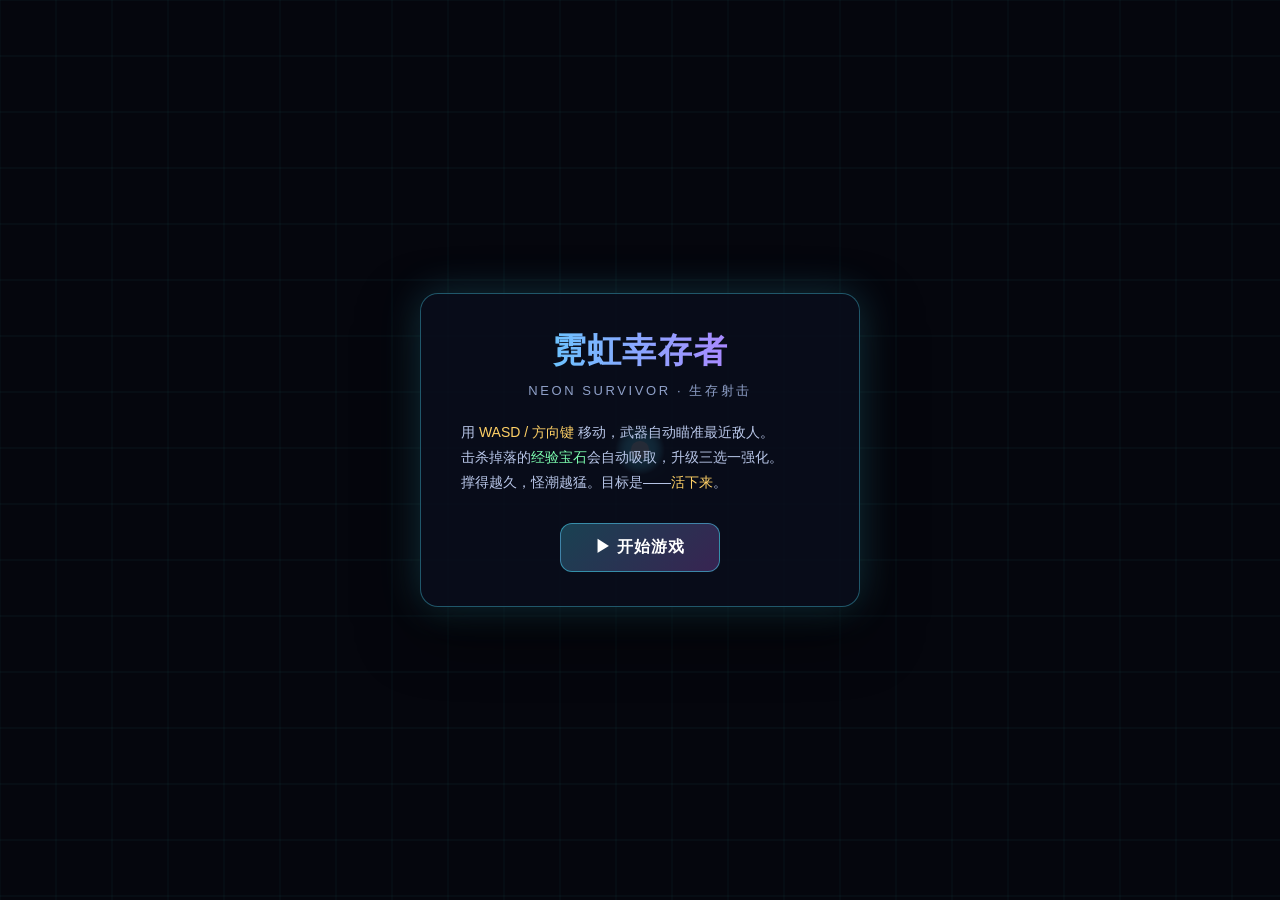
<file: games/neon-survivor.html>
<!doctype html>
<html lang="zh-CN">
<head>
<meta charset="utf-8">
<meta name="viewport" content="width=device-width,initial-scale=1,maximum-scale=1,user-scalable=no">
<title>霓虹幸存者 NEON SURVIVOR</title>
<style>
*{box-sizing:border-box;margin:0;padding:0}
html,body{height:100%;overflow:hidden;background:#05060d;font-family:-apple-system,BlinkMacSystemFont,"PingFang SC","Microsoft YaHei",sans-serif;color:#eef2ff;-webkit-tap-highlight-color:transparent;touch-action:none;user-select:none;-webkit-user-select:none}
#game{position:fixed;inset:0;display:block;background:#05060d}
.overlay{position:fixed;inset:0;display:flex;flex-direction:column;align-items:center;justify-content:center;text-align:center;z-index:10;pointer-events:none}
.overlay.active{pointer-events:auto}
.panel{background:rgba(10,14,28,.88);border:1px solid rgba(77,225,255,.35);border-radius:18px;padding:34px 40px;max-width:440px;width:88%;box-shadow:0 0 40px rgba(77,225,255,.2),0 24px 60px rgba(0,0,0,.6)}
h1{font-size:34px;font-weight:900;letter-spacing:.04em;background:linear-gradient(90deg,#4de1ff,#c86bff);-webkit-background-clip:text;background-clip:text;color:transparent}
.sub{color:#8fa0c8;font-size:13px;letter-spacing:.2em;margin-top:8px}
.desc{color:#b8c6e8;font-size:14px;line-height:1.8;margin:20px 0;text-align:left}
.btn{display:inline-block;margin-top:8px;padding:13px 34px;border-radius:12px;border:1px solid rgba(77,225,255,.5);background:linear-gradient(135deg,rgba(77,225,255,.25),rgba(200,107,255,.25));color:#fff;font-size:16px;font-weight:800;letter-spacing:.06em;cursor:pointer;transition:.15s}
.btn:hover{transform:translateY(-2px);box-shadow:0 0 24px rgba(77,225,255,.4)}
.key{color:#ffd166}
#hud{position:fixed;top:14px;left:14px;right:14px;display:flex;justify-content:space-between;gap:10px;z-index:5;pointer-events:none;font-size:13px}
.hud-item{background:rgba(8,12,24,.7);border:1px solid rgba(120,150,220,.2);border-radius:10px;padding:8px 13px;white-space:nowrap}
.hud-item b{color:#4de1ff}
#expbar{position:fixed;left:14px;right:14px;bottom:14px;height:8px;border-radius:99px;background:rgba(255,255,255,.08);overflow:hidden;z-index:5;pointer-events:none}
#expfill{height:100%;width:0%;border-radius:99px;background:linear-gradient(90deg,#4de1ff,#c86bff);transition:width .2s}
#upgrade{display:none}
#upgrade.active{display:flex}
#gameover{display:none}
#gameover.active{display:flex}
.up-cards{display:flex;flex-direction:column;gap:10px;margin-top:16px}
.up-card{display:flex;justify-content:space-between;align-items:center;gap:12px;padding:13px 16px;border-radius:12px;border:1px solid rgba(120,150,220,.25);background:rgba(255,255,255,.04);cursor:pointer;transition:.15s;text-align:left}
.up-card:hover{border-color:rgba(77,225,255,.6);background:rgba(77,225,255,.1);transform:translateX(3px)}
.up-name{font-size:15px;font-weight:800}
.up-desc{font-size:12px;color:#8fa0c8;margin-top:3px}
.up-lv{font-size:12px;color:#4de1ff;white-space:nowrap}
#final-score{font-size:46px;font-weight:900;background:linear-gradient(90deg,#4de1ff,#c86bff);-webkit-background-clip:text;background-clip:text;color:transparent;margin:10px 0}
.stat{color:#8fa0c8;font-size:14px;margin:3px 0}
.hidden{display:none!important}
</style>
</head>
<body>
<canvas id="game"></canvas>

<div id="hud" class="hidden">
  <div class="hud-item">⏱ <b id="t-time">0:00</b></div>
  <div class="hud-item">💀 <b id="t-kills">0</b></div>
  <div class="hud-item">Lv <b id="t-lv">1</b></div>
  <div class="hud-item">❤ <b id="t-hp">5</b></div>
</div>
<div id="expbar" class="hidden"><div id="expfill"></div></div>

<div class="overlay active" id="start">
  <div class="panel">
    <h1>霓虹幸存者</h1>
    <div class="sub">NEON SURVIVOR · 生存射击</div>
    <div class="desc">
      用 <span class="key">WASD / 方向键</span> 移动，武器自动瞄准最近敌人。<br>
      击杀掉落的<span style="color:#7dffb0">经验宝石</span>会自动吸取，升级三选一强化。<br>
      撑得越久，怪潮越猛。目标是——<span class="key">活下来</span>。
    </div>
    <div class="btn" id="btn-start">▶ 开始游戏</div>
  </div>
</div>

<div class="overlay" id="upgrade">
  <div class="panel">
    <h1 style="font-size:26px">⬆ 升级强化</h1>
    <div class="sub">选择一项能力</div>
    <div class="up-cards" id="up-cards"></div>
  </div>
</div>

<div class="overlay" id="gameover">
  <div class="panel">
    <h1 style="font-size:28px">游戏结束</h1>
    <div id="final-score">0</div>
    <div class="stat">生存时间 <span id="f-time">0:00</span></div>
    <div class="stat">击杀 <span id="f-kills">0</span> 只</div>
    <div class="stat">最终等级 <span id="f-lv">1</span></div>
    <div class="btn" id="btn-restart">↻ 再来一局</div>
  </div>
</div>

<script>
(function(){
"use strict";
var cv=document.getElementById("game"),ctx=cv.getContext("2d");
var W=0,H=0;
function resize(){W=cv.width=innerWidth;H=cv.height=innerHeight;}
addEventListener("resize",resize);resize();

// 状态
var state="menu"; // menu | play | upgrade | over
var t=0, kills=0, level=1, exp=0, expNeed=6, shake=0;

// 音效
var AC=null;
function audio(){ if(!AC){var A=window.AudioContext||window.webkitAudioContext; if(A)AC=new A();} if(AC&&AC.state==="suspended")AC.resume(); return AC; }
function sfx(freq,dur,vol,type){var c=audio();if(!c)return;var t0=c.currentTime;var o=c.createOscillator(),g=c.createGain();o.type=type||"square";o.frequency.value=freq;g.gain.setValueAtTime(0.0001,t0);g.gain.exponentialRampToValueAtTime(vol||.15,t0+.01);g.gain.exponentialRampToValueAtTime(.0001,t0+dur);o.connect(g);g.connect(c.destination);o.start(t0);o.stop(t0+dur+.02);}
function shootSfx(){sfx(880,.06,.06,"square");}
function hitSfx(){sfx(220,.1,.12,"sawtooth");}
function dieSfx(){sfx(140,.18,.18,"sawtooth");}
function levelSfx(){sfx(660,.08,.14,"square");setTimeout(function(){sfx(990,.12,.14,"square")},80);}
function hurtSfx(){sfx(110,.2,.22,"sawtooth");}

// 玩家
var P={x:0,y:0,r:13,speed:210,hp:5,maxhp:5,fireCd:0,fireRate:2.4,damage:12,multi:1,spread:.18,range:9999,magnet:90};
P.x=W/2;P.y=H/2;

// 升级池
var UPGRADES=[
 {n:"射速提升",d:"攻击频率 +18%",f:function(){P.fireRate*=1.18;}},
 {n:"伤害强化",d:"子弹伤害 +8",f:function(){P.damage+=8;}},
 {n:"多重弹",d:"子弹数量 +1",f:function(){P.multi+=1;}},
 {n:"快速移动",d:"移动速度 +15%",f:function(){P.speed*=1.15;}},
 {n:"生命上限",d:"最大生命 +1，并回满",f:function(){P.maxhp+=1;P.hp=P.maxhp;}},
 {n:"吸取范围",d:"经验吸取范围 +40%",f:function(){P.magnet*=1.4;}},
];

var bullets=[],enemies=[],gems=[],parts=[];
var spawnT=0;

// 输入
var keys={};
addEventListener("keydown",function(e){keys[e.key.toLowerCase()]=1;if(["arrowup","arrowdown","arrowleft","arrowright"," "].includes(e.key.toLowerCase()))e.preventDefault();});
addEventListener("keyup",function(e){keys[e.key.toLowerCase()]=0;});
// 触屏：手指位置作为移动方向
var touch=null;
addEventListener("touchstart",function(e){var t=e.touches[0];touch={x:t.clientX,y:t.clientY};if(state==="menu")start();},{passive:true});
addEventListener("touchmove",function(e){var t=e.touches[0];touch={x:t.clientX,y:t.clientY};},{passive:true});
addEventListener("touchend",function(){touch=null;},{passive:true});

function start(){
  audio();
  P={x:W/2,y:H/2,r:13,speed:210,hp:5,maxhp:5,fireCd:0,fireRate:2.4,damage:12,multi:1,spread:.18,range:9999,magnet:90};
  bullets=[];enemies=[];gems=[];parts=[];
  t=0;kills=0;level=1;exp=0;expNeed=6;spawnT=0;shake=0;
  state="play";
  document.getElementById("start").classList.remove("active");
  document.getElementById("gameover").classList.remove("active");
  document.getElementById("hud").classList.remove("hidden");
  document.getElementById("expbar").classList.remove("hidden");
}
function gameOver(){
  state="over";hurtSfx();
  document.getElementById("hud").classList.add("hidden");
  document.getElementById("expbar").classList.add("hidden");
  document.getElementById("final-score").textContent=kills*10+Math.floor(t);
  document.getElementById("f-time").textContent=fmt(t);
  document.getElementById("f-kills").textContent=kills;
  document.getElementById("f-lv").textContent=level;
  document.getElementById("gameover").classList.add("active");
}
function fmt(s){s=Math.floor(s);return Math.floor(s/60)+":"+("0"+(s%60)).slice(-2);}

// 升级
function openUpgrade(){
  state="upgrade";levelSfx();
  var pool=UPGRADES.slice();
  // 洗牌取3
  var opts=[];for(var i=0;i<3&&pool.length;i++){opts.push(pool.splice(Math.floor(Math.random()*pool.length),1)[0]);}
  var box=document.getElementById("up-cards");box.innerHTML="";
  opts.forEach(function(u){
    var d=document.createElement("div");d.className="up-card";
    d.innerHTML='<div><div class="up-name">'+u.n+'</div><div class="up-desc">'+u.d+'</div></div><div class="up-lv">Lv'+level+'</div>';
    d.onclick=function(){u.f();level++;expNeed=Math.floor(6+level*2.2);exp=0;state="play";document.getElementById("upgrade").classList.remove("active");};
    box.appendChild(d);
  });
  document.getElementById("upgrade").classList.add("active");
}

function nearestEnemy(){
  var best=null,bd=1e9;
  for(var i=0;i<enemies.length;i++){var e=enemies[i];var dx=e.x-P.x,dy=e.y-P.y,d=dx*dx+dy*dy;if(d<bd){bd=d;best=e;}}
  return best;
}

function spawnEnemy(){
  var side=Math.floor(Math.random()*4),x,y;
  var m=60;
  if(side===0){x=Math.random()*W;y=-m;}else if(side===1){x=W+m;y=Math.random()*H;}
  else if(side===2){x=Math.random()*W;y=H+m;}else{x=-m;y=Math.random()*H;}
  var tier=Math.min(4,1+Math.floor(t/40));
  var hue=Math.random()*360;
  var hp=8+tier*6+t*0.6;
  enemies.push({x:x,y:y,r:10+Math.random()*6,speed:55+t*1.4+Math.random()*20,hp:hp,maxhp:hp,hue:hue,tier:tier,flash:0});
}

function shoot(){
  var e=nearestEnemy();
  var base=Math.atan2((e?e.y:0)-P.y,(e?e.x:0)-P.x);
  for(var i=0;i<P.multi;i++){
    var off=(i-(P.multi-1)/2)*P.spread;
    var a=base+off;
    bullets.push({x:P.x,y:P.y,vx:Math.cos(a)*480,vy:Math.sin(a)*480,r:4,life:1.2,dmg:P.damage,hue:195});
  }
  shootSfx();
  shake=Math.max(shake,1.2);
}

function addParts(x,y,hue,n){
  for(var i=0;i<n;i++){
    var a=Math.random()*Math.PI*2,s=40+Math.random()*160;
    parts.push({x:x,y:y,vx:Math.cos(a)*s,vy:Math.sin(a)*s,life:.5+Math.random()*.4,hue:hue,r:1.5+Math.random()*2.5});
  }
}

function update(dt){
  t+=dt;
  // 移动
  var mx=0,my=0;
  if(keys["w"]||keys["arrowup"])my-=1;
  if(keys["s"]||keys["arrowdown"])my+=1;
  if(keys["a"]||keys["arrowleft"])mx-=1;
  if(keys["d"]||keys["arrowright"])mx+=1;
  if(touch){var dx=touch.x-P.x,dy=touch.y-P.y,d=Math.sqrt(dx*dx+dy*dy);if(d>8){mx=dx/d;my=dy/d;}}
  var ml=Math.sqrt(mx*mx+my*my);if(ml>1){mx/=ml;my/=ml;}
  P.x+=mx*P.speed*dt;P.y+=my*P.speed*dt;
  P.x=Math.max(20,Math.min(W-20,P.x));P.y=Math.max(20,Math.min(H-20,P.y));

  // 射击
  P.fireCd-=dt;
  if(P.fireCd<=0){shoot();P.fireCd=1/P.fireRate;}

  // 子弹
  for(var i=bullets.length-1;i>=0;i--){var b=bullets[i];b.x+=b.vx*dt;b.y+=b.vy*dt;b.life-=dt;
    if(b.life<=0||b.x<-20||b.x>W+20||b.y<-20||b.y>H+20){bullets.splice(i,1);continue;}
    for(var j=enemies.length-1;j>=0;j--){var e=enemies[j];var ddx=b.x-e.x,ddy=b.y-e.y;
      if(ddx*ddx+ddy*ddy<(e.r+4)*(e.r+4)){e.hp-=b.dmg;e.flash=.08;hitSfx();addParts(b.x,b.y,e.hue,4);
        bullets.splice(i,1);
        if(e.hp<=0){kills++;dieSfx();addParts(e.x,e.y,e.hue,14);
          gems.push({x:e.x,y:e.y,r:5,vx:(Math.random()-.5)*40,vy:(Math.random()-.5)*40,hue:e.hue});
          if(Math.random()<.08)gems.push({x:e.x,y:e.y,r:7,vx:(Math.random()-.5)*40,vy:(Math.random()-.5)*40,hue:50});
          enemies.splice(j,1);
        }
        break;
      }}
  }

  // 敌人
  for(var k=0;k<enemies.length;k++){var en=enemies[k];var dx=P.x-en.x,dy=P.y-en.y,d=Math.sqrt(dx*dx+dy*dy)||1;
    en.x+=dx/d*en.speed*dt;en.y+=dy/d*en.speed*dt;en.flash=Math.max(0,en.flash-dt);
    if(d<P.r+en.r){P.hp-=1;hurtSfx();shake=Math.max(shake,6);addParts(P.x,P.y,0,12);enemies.splice(k,1);k--;if(P.hp<=0){gameOver();return;}}
  }

  // 生成
  spawnT-=dt;
  if(spawnT<=0){var n=Math.min(10,1+Math.floor(t/12));for(var s=0;s<n;s++)spawnEnemy();spawnT=Math.max(.4,1.1-t*0.006);}

  // 宝石吸取
  for(var g=gems.length-1;g>=0;g--){var gm=gems[g];gm.x+=gm.vx*dt;gm.y+=gm.vy*dt;gm.vx*=.9;gm.vy*=.9;
    var gdx=P.x-gm.x,gdy=P.y-gm.y,gd=Math.sqrt(gdx*gdx+gdy*gdy);
    if(gd<P.magnet){gm.x+=gdx/gd*300*dt;gm.y+=gdy/gd*300*dt;}
    if(gd<16){exp+=gm.r>5?3:1;sfx(1400,.05,.1,"sine");gems.splice(g,1);}
  }

  // 粒子
  for(var p=parts.length-1;p>=0;p--){var pt=parts[p];pt.x+=pt.vx*dt;pt.y+=pt.vy*dt;pt.vx*=.92;pt.vy*=.92;pt.life-=dt;if(pt.life<=0)parts.splice(p,1);}

  // 升级
  if(exp>=expNeed){openUpgrade();}

  shake=Math.max(0,shake-dt*20);
}

function render(){
  ctx.fillStyle="#05060d";ctx.fillRect(0,0,W,H);
  ctx.save();
  if(shake>0)ctx.translate((Math.random()-.5)*shake,(Math.random()-.5)*shake);

  // 网格
  ctx.strokeStyle="rgba(77,225,255,.06)";ctx.lineWidth=1;
  var gs=56,off=(t*20)%gs;
  ctx.beginPath();
  for(var x=-off;x<W+gs;x+=gs){ctx.moveTo(x,0);ctx.lineTo(x,H);}
  for(var y=-off;y<H+gs;y+=gs){ctx.moveTo(0,y);ctx.lineTo(W,y);}
  ctx.stroke();

  // 宝石
  for(var i=0;i<gems.length;i++){var g=gems[i];ctx.save();ctx.shadowColor="hsl("+g.hue+",90%,60%)";ctx.shadowBlur=10;
    ctx.fillStyle="hsl("+g.hue+",90%,62%)";ctx.beginPath();ctx.arc(g.x,g.y,g.r,0,7);ctx.fill();ctx.restore();}

  // 敌人
  for(var j=0;j<enemies.length;j++){var e=enemies[j];
    ctx.save();ctx.shadowColor="hsl("+e.hue+",90%,55%)";ctx.shadowBlur=12;
    ctx.fillStyle=e.flash>0?"#fff":"hsl("+e.hue+",85%,58%)";
    ctx.beginPath();
    var spikes=5+e.tier;ctx.moveTo(e.x,e.y);
    for(var a=0;a<spikes*2;a++){var rad=(a%2?e.r*.55:e.r);var ang=a*Math.PI/spikes+t*3;ctx.lineTo(e.x+Math.cos(ang)*rad,e.y+Math.sin(ang)*rad);}
    ctx.closePath();ctx.fill();ctx.restore();
    // 血条
    if(e.hp<e.maxhp){ctx.fillStyle="rgba(0,0,0,.5)";ctx.fillRect(e.x-e.r,e.y-e.r-8,e.r*2,3);
      ctx.fillStyle="#ff5a40";ctx.fillRect(e.x-e.r,e.y-e.r-8,e.r*2*(e.hp/e.maxhp),3);}
  }

  // 子弹
  for(var b=0;b<bullets.length;b++){var bl=bullets[b];
    ctx.save();ctx.shadowColor="hsl("+bl.hue+",95%,65%)";ctx.shadowBlur=10;
    ctx.strokeStyle="hsl("+bl.hue+",95%,70%)";ctx.lineWidth=3;ctx.beginPath();
    ctx.moveTo(bl.x-bl.vx*.016,bl.y-bl.vy*.016);ctx.lineTo(bl.x,bl.y);ctx.stroke();ctx.restore();}

  // 玩家
  ctx.save();
  ctx.shadowColor="#4de1ff";ctx.shadowBlur=22;
  var pg=ctx.createRadialGradient(P.x,P.y,2,P.x,P.y,P.r+12);
  pg.addColorStop(0,"rgba(255,255,255,.95)");pg.addColorStop(.4,"#4de1ff");pg.addColorStop(1,"rgba(77,225,255,0)");
  ctx.fillStyle=pg;ctx.beginPath();ctx.arc(P.x,P.y,P.r+12,0,7);ctx.fill();
  ctx.fillStyle="#eefaff";ctx.beginPath();ctx.arc(P.x,P.y,P.r*.7,0,7);ctx.fill();
  ctx.restore();

  // 粒子
  for(var p=0;p<parts.length;p++){var pt=parts[p];
    ctx.save();ctx.globalAlpha=Math.max(0,pt.life*2);ctx.shadowColor="hsl("+pt.hue+",90%,60%)";ctx.shadowBlur=8;
    ctx.fillStyle="hsl("+pt.hue+",90%,65%)";ctx.fillRect(pt.x,pt.y,pt.r,pt.r);ctx.restore();}

  ctx.restore();
}

// 主循环
var last=performance.now();
function loop(now){
  var dt=Math.min(.05,(now-last)/1000);last=now;
  if(state==="play"){update(dt);render();}
  else if(state==="menu"||state==="over"){render();}
  else if(state==="upgrade"){render();}
  // HUD
  if(state!=="menu"){
    document.getElementById("t-time").textContent=fmt(t);
    document.getElementById("t-kills").textContent=kills;
    document.getElementById("t-lv").textContent=level;
    document.getElementById("t-hp").textContent=P.hp;
    document.getElementById("expfill").style.width=Math.min(100,exp/expNeed*100)+"%";
  }
  requestAnimationFrame(loop);
}
requestAnimationFrame(loop);

document.getElementById("btn-start").onclick=start;
document.getElementById("btn-restart").onclick=start;
})();
</script>
</body>
</html>
</file>
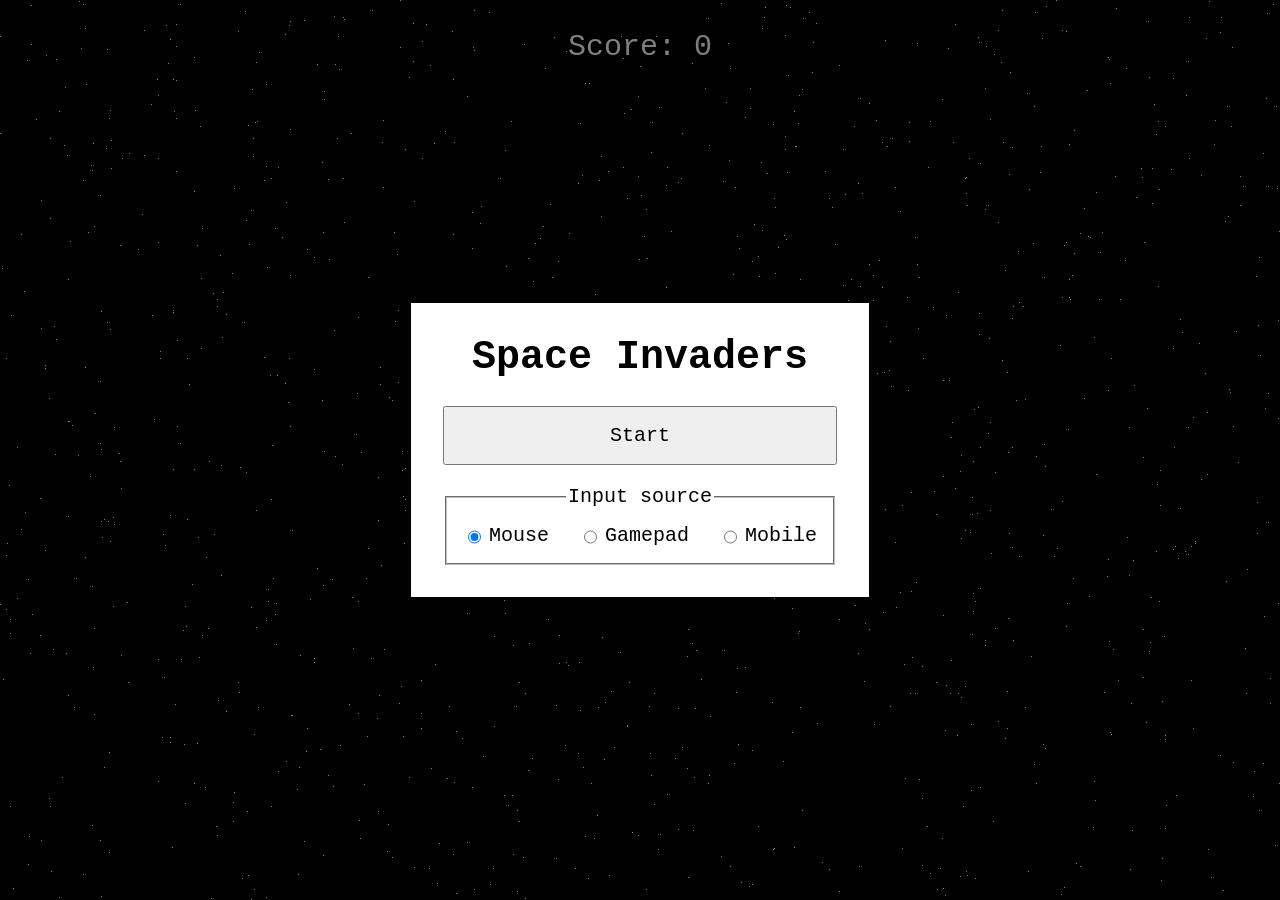
<file: games/space-invaders.html>
<!DOCTYPE html><html><head><meta name="viewport" content="width=device-width,initial-scale=1"><title>Space Invaders - js13kGames 2021</title><style>body,button{font-family:Courier New,Courier,"monospace";font-size:20px}h1,h2{margin-top:0}button{padding:1rem;margin-bottom:10px;cursor:pointer}body{box-sizing:border-box;margin:0;padding:0;overflow:hidden;display:flex;justify-content:center;align-items:center;height:100vh}#debug{position:fixed;top:0;left:0;color:red}#background{position:absolute;top:0;left:0;z-index:-100}#canvas{height:100vmin;width:100vmin}.score{left:50%;transform:translateX(-50%);font-size:30px;user-select:none;color:#fff}.mobile,.score{position:fixed;top:0}.mobile{left:0;right:0;bottom:0}.mobile-joystick{bottom:10px;left:10px;width:150px;height:150px}.mobile-joystick,.mobile-joystick:before{position:absolute;border-radius:50%;border:1px solid #d3d3d3}.mobile-joystick:before{content:"";top:50%;left:50%;width:75px;height:75px;transform:translate(-50%,-50%)}.mobile-joystick-handle{position:relative;top:50%;left:50%;width:37.5px;height:37.5px;transform:translate(56.25px)}.mobile-joystick-handle-image{position:relative;transform:translate(-50%,-50%);background-color:#d3d3d3;border-radius:50%;border:1px solid #fff;height:37.5px;width:37.5px}.mobile-actions{position:absolute;bottom:37.5px;right:37.5px}.mobile-actions-button{user-select:none;border-radius:50%;border:1px solid #fff;width:100px;height:100px;font-size:40px}.menu{text-align:center;position:fixed;top:0;left:0;right:0;bottom:0;background-color:rgba(0,0,0,.5);display:flex;justify-content:center;align-items:center}.menu-panel{display:flex;flex-direction:column;border:1px solid #000;padding:2rem;background-color:#fff}.menu-panel button{margin-bottom:20px}.game-over{text-align:center;position:fixed;top:0;left:0;right:0;bottom:0;user-select:none;color:#fff;display:flex;justify-content:center;align-items:center;flex-direction:column}.game-over p{margin-top:10px;margin-bottom:10px}.game-over button{margin-top:20px}.game-over-header{font-size:50px}.game-over-score{font-size:30px}#input-source{display:flex;padding:1rem}#input-source input,#input-source label{cursor:pointer}#input-source label{margin-left:5px}#input-source div{display:flex;margin-right:30px}#input-source div:last-child{margin-right:0}[hidden]{display:none}</style></head><body> <canvas id="background"></canvas> <canvas id="canvas"></canvas> <pre id="debug"></pre> <div hidden id="mobile-plane" class="mobile"> <div id="joystick" class="mobile-joystick"> <div id="handle" class="mobile-joystick-handle"> <div id="handle" class="mobile-joystick-handle-image"></div> </div> </div> <div class="mobile-actions"> <button id="button-fire" class="mobile-actions-button">x</button> </div> </div> <p class="score">Score: <span id="score"></span></p> <div id="menu" class="menu"> <div class="menu-panel"> <h1>Space Invaders</h1> <button id="start-button">Start</button> <fieldset id="input-source"> <legend>Input source</legend> <div> <input checked type="radio" name="input-source" id="input-mouse" value="Mouse"> <label for="input-mouse">Mouse</label> </div> <div> <input type="radio" name="input-source" id="input-gamepad" value="Gamepad"> <label for="input-gamepad">Gamepad</label> </div> <div> <input type="radio" name="input-source" id="input-mobile" value="Mobile"> <label for="input-mobile">Mobile</label> </div> </fieldset> </div> </div> <div hidden id="game-over" class="game-over"> <p class="game-over-header">GAME OVER</p> <p class="game-over-score">Score: <span id="game-over-score"></span></p> <p class="game-over-score">Highscore: <span id="game-over-highscore"></span></p> <button id="game-over-button">Play again</button> </div> <script>parcelRequire=function(e,r,t){var i,o="function"==typeof parcelRequire&&parcelRequire,u="function"==typeof require&&require;function f(t,n){if(!r[t]){if(!e[t]){var i="function"==typeof parcelRequire&&parcelRequire;if(!n&&i)return i(t,!0);if(o)return o(t,!0);if(u&&"string"==typeof t)return u(t);var c=new Error("Cannot find module '"+t+"'");throw c.code="MODULE_NOT_FOUND",c}p.resolve=function(r){return e[t][1][r]||r},p.cache={};var l=r[t]=new f.Module(t);e[t][0].call(l.exports,p,l,l.exports,this)}return r[t].exports;function p(e){return f(p.resolve(e))}}f.isParcelRequire=!0,f.Module=function(e){this.id=e,this.bundle=f,this.exports={}},f.modules=e,f.cache=r,f.parent=o,f.register=function(r,t){e[r]=[function(e,r){r.exports=t},{}]};for(var c=0;c<t.length;c++)try{f(t[c])}catch(e){i||(i=e)}if(t.length){var l=f(t[t.length-1]);"object"==typeof exports&&"undefined"!=typeof module?module.exports=l:"function"==typeof define&&define.amd&&define(function(){return l})}if(parcelRequire=f,i)throw i;return f}({ZYE2:[function(require,module,exports){"use strict";function n(){var e=navigator.getGamepads();if(e){var n=Object.values(e).find(function(e){return e});if(n)return{axes:{x:n.axes[0],y:n.axes[1]},fire:[0,5,7].map(function(e){return n.buttons[e]}).some(function(e){return e.pressed})}}}Object.defineProperty(exports,"__esModule",{value:!0}),exports.init=void 0,exports.init=function(){var e=function(){},t=function(){};return{getInput:n,setActive:function(n,a){e=n,t=a,window.addEventListener("gamepadconnected",o,!1),window.addEventListener("gamepaddisconnected",i,!1)},setInactive:function(){window.removeEventListener("gamepadconnected",o,!1),window.removeEventListener("gamepaddisconnected",i,!1)}};function o(n){var t=n.gamepad;console.log("connected",t),e()}function i(e){var n=e.gamepad;console.log("disconnected",n),t()}}},{}],a0DS:[function(require,module,exports){"use strict";Object.defineProperty(exports,"__esModule",{value:!0}),exports.lerp=exports.clamp=void 0,exports.clamp=function(e,r,t){return t>r?r:t<e?e:t},exports.lerp=function(e,r,t){return e+(r-e)*t}},{}],H74X:[function(require,module,exports){"use strict";Object.defineProperty(exports,"__esModule",{value:!0}),exports.distance=exports.mulFactor=exports.subtract=exports.add=exports.dot=exports.lerp=exports.slerp=exports.magnitude=exports.normalize=void 0;var t=require("./math");function r(t){var r=e(t);return{x:r?t.x/r:0,y:r?t.y/r:0}}function e(t){return Math.sqrt(Math.pow(t.x,2)+Math.pow(t.y,2))}function n(t,r){return t.x*r.x+t.y*r.y}function s(t,r){return{x:t.x+r.x,y:t.y+r.y}}function p(t,r){return{x:t.x-r.x,y:t.y-r.y}}function u(t,r){return{x:t.x*r,y:t.y*r}}exports.normalize=r,exports.magnitude=e,exports.slerp=function(e,o,x){x=(0,t.clamp)(0,1,x);var a=n(e,o),c=Math.acos(a)*x,i=r(p(o,u(e,a)));return r(s(u(e,Math.cos(c)),u(i,Math.sin(c))))},exports.lerp=function(r,e,o){return{x:(0,t.lerp)(r.x,e.x,o),y:(0,t.lerp)(r.y,e.y,o)}},exports.dot=n,exports.add=s,exports.subtract=p,exports.mulFactor=u,exports.distance=function(t,r){return e({x:t.x-r.x,y:t.y-r.y})}},{"./math":"a0DS"}],I6xn:[function(require,module,exports){"use strict";Object.defineProperty(exports,"__esModule",{value:!0}),exports.init=void 0;var e=require("../math/vector"),t={x:0,y:0},n=!1;exports.init=function(){var n=document.querySelector("#joystick"),r=document.querySelector("#handle"),s=document.querySelector("#mobile-plane"),d=document.querySelector("#button-fire");return{getInput:c,setActive:function(e){r.addEventListener("touchstart",i),r.addEventListener("touchend",u),s.addEventListener("touchmove",h),d.addEventListener("touchstart",v,!1),d.addEventListener("touchend",a,!1),d.removeEventListener("touchcancel",a,!1),s.hidden=!1,e()},setInactive:function(){r.removeEventListener("touchstart",i),r.removeEventListener("touchend",u),s.removeEventListener("touchmove",h),d.removeEventListener("touchstart",v),d.removeEventListener("touchend",a),d.removeEventListener("touchcancel",a),s.hidden=!0}};function h(c){if(c.preventDefault(),o){var i=c.touches[0],u=n.getBoundingClientRect(),v=i.pageX-(u.x+u.width/2),a=i.pageY-(u.y+u.height/2),s=(0,e.normalize)({x:v,y:a}),d=s.x,h=s.y;t={x:d,y:h},r.style.transform="translate(".concat(56.26*d,"px, ").concat(56.25*h,"px)")}}};var o=!1;function c(){return{axes:t,fire:n}}function i(){o=!0}function u(){o=!1}function v(){n=!0}function a(){n=!1}},{"../math/vector":"H74X"}],PMJo:[function(require,module,exports){"use strict";Object.defineProperty(exports,"__esModule",{value:!0}),exports.init=void 0;var e=require("../math/vector"),t={x:0,y:0},n=!1;function o(){return{axes:t,fire:n}}exports.init=function(){var i=document.querySelector("#canvas");return{getInput:o,setActive:function(e){i.addEventListener("mousedown",r),i.addEventListener("mouseup",u),i.addEventListener("mousemove",s),e()},setInactive:function(){i.removeEventListener("mousedown",r),i.removeEventListener("mouseup",u),i.removeEventListener("mousemove",s)}};function r(){n=!0}function u(){n=!1}function s(n){var o=n.clientX,r=n.clientY,u=i.getBoundingClientRect(),s=o-(u.x+u.width/2),v=r-(u.y+u.height/2),c=(0,e.normalize)({x:s,y:v});t=c}}},{"../math/vector":"H74X"}],ftuY:[function(require,module,exports){"use strict";Object.defineProperty(exports,"__esModule",{value:!0}),exports.init=exports.InputSource=void 0;var e,t=require("./gamepad"),u=require("./mobile"),r=require("./mouse");!function(e){e.Gamepad="Gamepad",e.Mouse="Mouse",e.Mobile="Mobile"}(e=exports.InputSource||(exports.InputSource={}));var n=null,i=null;function s(){return i.getInput()}function c(){return n}exports.init=function(o,p,a){var l=(0,t.init)(),I=(0,r.init)(),d=(0,u.init)();return f(o),{getInput:s,setInputSource:f,getInputSource:c};function f(t){n=t,i&&i.setInactive(),(i=function(t){switch(t){case e.Gamepad:return l;case e.Mobile:return d;case e.Mouse:return I}}(t)).setActive(p,a)}}},{"./gamepad":"ZYE2","./mobile":"I6xn","./mouse":"PMJo"}],FxBD:[function(require,module,exports){"use strict";Object.defineProperty(exports,"__esModule",{value:!0}),exports.ENEMY_SPAWN_COOLDOWN=exports.CENTER_RADIUS=exports.PARTICLE_SPEED=exports.PARTICLE_SIZE=exports.PARTICLE_LIFESPAN=exports.PLAYER_OFFSET=exports.PLAYER_SIZE=exports.WORLD_SIZE=exports.ENEMY_SIZE=exports.GAMEPAD_EPSILON=exports.PLAYER_SPEED=exports.PROJECTILE_SIZE=exports.PROJECTILE_SPEED=exports.FIRE_COOLDOWN=void 0,exports.FIRE_COOLDOWN=.1,exports.PROJECTILE_SPEED=1e3,exports.PROJECTILE_SIZE=5,exports.PLAYER_SPEED=10,exports.GAMEPAD_EPSILON=.3,exports.ENEMY_SIZE=20,exports.WORLD_SIZE=1e3,exports.PLAYER_SIZE=20,exports.PLAYER_OFFSET=50,exports.PARTICLE_LIFESPAN=1,exports.PARTICLE_SIZE=5,exports.PARTICLE_SPEED=5,exports.CENTER_RADIUS=70,exports.ENEMY_SPAWN_COOLDOWN=1},{}],CNOl:[function(require,module,exports){"use strict";Object.defineProperty(exports,"__esModule",{value:!0}),exports.distance=exports.toPolarVector=exports.toVector=void 0;var t=require("./vector");exports.toVector=function(t){return{x:t.radius*Math.cos(t.angle),y:t.radius*Math.sin(t.angle)}},exports.toPolarVector=function(r){return{radius:(0,t.magnitude)(r),angle:Math.atan2(r.y,r.x)}},exports.distance=function(t,r){return Math.sqrt(Math.pow(t.radius,2)+Math.pow(r.radius,2)-2*t.radius*r.radius*Math.cos(t.angle-r.angle))}},{"./vector":"H74X"}],XLY6:[function(require,module,exports){"use strict";Object.defineProperty(exports,"__esModule",{value:!0}),exports.toRelativeVector=void 0;var e=require("./config"),r=require("./math/polar-vector");exports.toRelativeVector=function(t){var o=(0,r.toVector)(t);return{x:o.x+e.WORLD_SIZE/2,y:o.y+e.WORLD_SIZE/2}}},{"./config":"FxBD","./math/polar-vector":"CNOl"}],cUPp:[function(require,module,exports){"use strict";function t(t,r){var o="undefined"!=typeof Symbol&&t[Symbol.iterator]||t["@@iterator"];if(!o){if(Array.isArray(t)||(o=e(t))||r&&t&&"number"==typeof t.length){o&&(t=o);var n=0,i=function(){};return{s:i,n:function(){return n>=t.length?{done:!0}:{done:!1,value:t[n++]}},e:function(t){throw t},f:i}}throw new TypeError("Invalid attempt to iterate non-iterable instance.\nIn order to be iterable, non-array objects must have a [Symbol.iterator]() method.")}var a,l=!0,c=!1;return{s:function(){o=o.call(t)},n:function(){var t=o.next();return l=t.done,t},e:function(t){c=!0,a=t},f:function(){try{l||null==o.return||o.return()}finally{if(c)throw a}}}}function e(t,e){if(t){if("string"==typeof t)return r(t,e);var o=Object.prototype.toString.call(t).slice(8,-1);return"Object"===o&&t.constructor&&(o=t.constructor.name),"Map"===o||"Set"===o?Array.from(t):"Arguments"===o||/^(?:Ui|I)nt(?:8|16|32)(?:Clamped)?Array$/.test(o)?r(t,e):void 0}}function r(t,e){(null==e||e>t.length)&&(e=t.length);for(var r=0,o=new Array(e);r<e;r++)o[r]=t[r];return o}Object.defineProperty(exports,"__esModule",{value:!0}),exports.init=void 0;var o=require("./config"),n=require("./world");exports.init=function(t){var e=t.getContext("2d");return e.globalCompositeOperation="source-atop",{draw:function(r){return l(t,e,r)}}};var a={enemy:"hsl(120, 100%, 50%)",particle:"hsl(300, 100%, 50%)",center:"hsl(260, 100%, 50%)",player:"hsl(0, 100%, 50%)",projectile:"hsl(60, 100%, 50%)"};function l(e,r,i){var l,c=i.playerPosition,f=i.projectiles,s=i.enemies,u=i.particles;function h(t,e,o,n,i){r.beginPath(),r.arc(t,e,o,0,2*Math.PI),r.closePath(),r.shadowColor=n,r.shadowOffsetX=0,r.shadowOffsetY=0,r.shadowBlur=10,i?(r.strokeStyle=n,r.lineWidth=3,r.stroke()):(r.fillStyle=n,r.fill()),r.shadowBlur=0}r.globalCompositeOperation="source-over",r.clearRect(0,0,e.width,e.height),h(e.width/2,e.height/2,5,a.center),h(e.width/2,e.height/2,o.CENTER_RADIUS,a.center,!0),h(c.x+e.width/2,c.y+e.height/2,o.PLAYER_SIZE,a.player),function(){var e,r=t(f);try{for(r.s();!(e=r.n()).done;){var i=e.value,l=(0,n.toRelativeVector)(i.position);h(l.x,l.y,o.PROJECTILE_SIZE,a.projectile)}}catch(c){r.e(c)}finally{r.f()}}(),function(){var e,r=t(s);try{for(r.s();!(e=r.n()).done;){var i=e.value,l=(0,n.toRelativeVector)(i.position);h(l.x,l.y,o.ENEMY_SIZE,a.enemy)}}catch(c){r.e(c)}finally{r.f()}}(),function(){var e,r=t(u);try{for(r.s();!(e=r.n()).done;){var n=e.value,i="rgba(255, 0, 255, ".concat(1-n.age/o.PARTICLE_LIFESPAN,")");h(n.position.x,n.position.y,o.PARTICLE_SIZE,i)}}catch(a){r.e(a)}finally{r.f()}}(),(l=r.createRadialGradient(o.WORLD_SIZE/2,o.WORLD_SIZE/2,.4*o.WORLD_SIZE,o.WORLD_SIZE/2,o.WORLD_SIZE/2,o.WORLD_SIZE/2)).addColorStop(0,"#ffff"),l.addColorStop(1,"#0000"),r.globalCompositeOperation="destination-in",r.fillStyle=l,r.fillRect(0,0,o.WORLD_SIZE,o.WORLD_SIZE)}},{"./config":"FxBD","./world":"XLY6"}],vBK0:[function(require,module,exports){"use strict";function e(e,i,n){return i in e?Object.defineProperty(e,i,{value:n,enumerable:!0,configurable:!0,writable:!0}):e[i]=n,e}Object.defineProperty(exports,"__esModule",{value:!0}),exports.getValue=exports.advanceEnemy=exports.createEnemy=exports.Type=void 0;var i,n=require("./config");!function(e){e.Basic="Basic",e.Spinner="Spinner",e.ZigZag="ZigZag",e.Oscillator="Oscillator"}(i=exports.Type||(exports.Type={})),exports.createEnemy=function(e,i){var a=i||{angle:Math.random()*Math.PI*2,radius:n.WORLD_SIZE};return{age:0,initialPosition:a,position:a,type:e,direction:[-1,1][2*Math.random()|0]}},exports.advanceEnemy=function(e){e.enemy.age+=e.deltaTime,e.enemy.position=r[e.enemy.type](e)};var r={Basic:function(e){var i=e.enemy,n=e.deltaTime;return{angle:i.position.angle,radius:i.position.radius-100*n}},Spinner:function(e){var i=e.enemy,n=e.deltaTime;return{angle:i.position.angle+i.direction*n*1,radius:i.position.radius-100*n}},ZigZag:function(e){var i=e.enemy,n=e.deltaTime;return{angle:i.initialPosition.angle+i.direction*Math.sin(i.age)*Math.PI,radius:i.position.radius-50*n}},Oscillator:function(e){var i=e.enemy,a=e.deltaTime;return{angle:i.position.angle+i.direction*a*1,radius:50*Math.sin(10*i.age)+n.WORLD_SIZE/2-50*i.age}}};exports.getValue=function(n){var a;return(e(a={},i.Basic,5),e(a,i.Spinner,10),e(a,i.ZigZag,15),e(a,i.Oscillator,20),a)[n]}},{"./config":"FxBD"}],GomQ:[function(require,module,exports){"use strict";Object.defineProperty(exports,"__esModule",{value:!0}),exports.createPaticle=exports.createBoom=void 0;var e=require("./math/polar-vector"),r=require("./config");function o(e,r){return{age:0,position:e,velocity:r}}exports.createBoom=function(t){for(var a=arguments.length>1&&void 0!==arguments[1]?arguments[1]:32,i=[],c=2*Math.PI/a,n=0;n<a;n+=1)i.push(o(t,(0,e.toVector)({angle:c*n,radius:r.PARTICLE_SPEED})));return i},exports.createPaticle=o},{"./math/polar-vector":"CNOl","./config":"FxBD"}],DVlx:[function(require,module,exports){"use strict";function e(e){return function(e){if(Array.isArray(e))return a(e)}(e)||function(e){if("undefined"!=typeof Symbol&&null!=e[Symbol.iterator]||null!=e["@@iterator"])return Array.from(e)}(e)||i(e)||function(){throw new TypeError("Invalid attempt to spread non-iterable instance.\nIn order to be iterable, non-array objects must have a [Symbol.iterator]() method.")}()}function o(e,r){var t="undefined"!=typeof Symbol&&e[Symbol.iterator]||e["@@iterator"];if(!t){if(Array.isArray(e)||(t=i(e))||r&&e&&"number"==typeof e.length){t&&(e=t);var n=0,o=function(){};return{s:o,n:function(){return n>=e.length?{done:!0}:{done:!1,value:e[n++]}},e:function(e){throw e},f:o}}throw new TypeError("Invalid attempt to iterate non-iterable instance.\nIn order to be iterable, non-array objects must have a [Symbol.iterator]() method.")}var a,u=!0,c=!1;return{s:function(){t=t.call(e)},n:function(){var e=t.next();return u=e.done,e},e:function(e){c=!0,a=e},f:function(){try{u||null==t.return||t.return()}finally{if(c)throw a}}}}function i(e,r){if(e){if("string"==typeof e)return a(e,r);var t=Object.prototype.toString.call(e).slice(8,-1);return"Object"===t&&e.constructor&&(t=e.constructor.name),"Map"===t||"Set"===t?Array.from(e):"Arguments"===t||/^(?:Ui|I)nt(?:8|16|32)(?:Clamped)?Array$/.test(t)?a(e,r):void 0}}function a(e,r){(null==r||r>e.length)&&(r=e.length);for(var t=0,n=new Array(r);t<r;t++)n[t]=e[t];return n}function u(e,r){var t=Object.keys(e);if(Object.getOwnPropertySymbols){var n=Object.getOwnPropertySymbols(e);r&&(n=n.filter(function(r){return Object.getOwnPropertyDescriptor(e,r).enumerable})),t.push.apply(t,n)}return t}function c(e){for(var r=1;r<arguments.length;r++){var t=null!=arguments[r]?arguments[r]:{};r%2?u(Object(t),!0).forEach(function(r){l(e,r,t[r])}):Object.getOwnPropertyDescriptors?Object.defineProperties(e,Object.getOwnPropertyDescriptors(t)):u(Object(t)).forEach(function(r){Object.defineProperty(e,r,Object.getOwnPropertyDescriptor(t,r))})}return e}function l(e,r,t){return r in e?Object.defineProperty(e,r,{value:t,enumerable:!0,configurable:!0,writable:!0}):e[r]=t,e}Object.defineProperty(exports,"__esModule",{value:!0}),exports.init=void 0;var f=require("./config"),s=require("./enemy"),p=require("./math/polar-vector"),y=require("./math/vector"),v=require("./particle"),m=require("./world"),d={x:0,y:1},b={x:0,y:1},E=!1,O=[],h=[],P=[(0,s.createEnemy)(s.Type.Basic)],g=0,S=0;function I(r){var t=r.input,n=r.deltaTime,i=r.addPoints;for(var a in O){var u=O[a];u.age+=n,u.age>f.PARTICLE_LIFESPAN?O.splice(+a,1):u.position=(0,y.add)(u.position,u.velocity)}if(!E){if((0,y.magnitude)(t.axes)>f.GAMEPAD_EPSILON&&(b=(0,y.normalize)(t.axes)),d=(0,y.slerp)(d,b,n*f.PLAYER_SPEED),g+=n,t.fire&&g>f.FIRE_COOLDOWN&&(g=0,h.push({position:c({},(0,p.toPolarVector)((0,y.mulFactor)(d,50)))})),(S+=n)>f.ENEMY_SPAWN_COOLDOWN){S=0;var l=Math.random()*Math.PI*2,j=Object.values(s.Type);P.push((0,s.createEnemy)(j[Math.random()*j.length|0],{angle:l,radius:f.WORLD_SIZE/2}))}var I,A=o(h);try{for(A.s();!(I=A.n()).done;)I.value.position.radius+=n*f.PROJECTILE_SPEED}catch(W){A.e(W)}finally{A.f()}var _,w=o(P);try{for(w.s();!(_=w.n()).done;){var D=_.value;(0,s.advanceEnemy)({enemy:D,deltaTime:n})}}catch(W){w.e(W)}finally{w.f()}var L,R=o(P);try{for(R.s();!(L=R.n()).done;)if(L.value.position.radius<f.CENTER_RADIUS+f.ENEMY_SIZE){E=!0;for(var T=function(r){setTimeout(function(){return O.push.apply(O,e((0,v.createBoom)({x:f.WORLD_SIZE/2,y:f.WORLD_SIZE/2},4+4*r)))},100*r)},x=0;x<10;x+=1)T(x);break}}catch(W){R.e(W)}finally{R.f()}e:for(var M in h)for(var N in P){var C=h[M],q=P[N];if((0,p.distance)(C.position,q.position)<f.PROJECTILE_SIZE+f.ENEMY_SIZE){h.splice(+M,1),P.splice(+N,1);var F=(0,m.toRelativeVector)(q.position);O.push.apply(O,e((0,v.createBoom)(F))),i((0,s.getValue)(q.type));continue e}}}return{playerPosition:(0,y.mulFactor)(d,f.PLAYER_OFFSET),projectiles:h,enemies:P,particles:O,gameOver:E}}exports.init=function(){return{calculate:I}}},{"./config":"FxBD","./enemy":"vBK0","./math/polar-vector":"CNOl","./math/vector":"H74X","./particle":"GomQ","./world":"XLY6"}],CnAr:[function(require,module,exports){"use strict";function e(e){return function(e){if(Array.isArray(e))return u(e)}(e)||function(e){if("undefined"!=typeof Symbol&&null!=e[Symbol.iterator]||null!=e["@@iterator"])return Array.from(e)}(e)||function(e,t){if(e){if("string"==typeof e)return u(e,t);var r=Object.prototype.toString.call(e).slice(8,-1);return"Object"===r&&e.constructor&&(r=e.constructor.name),"Map"===r||"Set"===r?Array.from(e):"Arguments"===r||/^(?:Ui|I)nt(?:8|16|32)(?:Clamped)?Array$/.test(r)?u(e,t):void 0}}(e)||function(){throw new TypeError("Invalid attempt to spread non-iterable instance.\nIn order to be iterable, non-array objects must have a [Symbol.iterator]() method.")}()}function u(e,t){(null==t||t>e.length)&&(t=e.length);for(var r=0,n=new Array(t);r<t;r++)n[r]=e[r];return n}Object.defineProperty(exports,"__esModule",{value:!0}),exports.init=void 0;var i=require("./input"),c="psi_input_type";exports.init=function(t,r,n){var o=localStorage.getItem(c),u=document.querySelector("#menu");window.addEventListener("keydown",y),document.querySelector("#start-button").addEventListener("click",function(){document.querySelector("html").requestFullscreen().catch(console.error),s()}),n(i.InputSource.Mouse);var a=document.querySelector("#input-source"),d=e(a.querySelectorAll("input")).find(function(e){return e.value==o});function l(){u.hidden=!1,r()}function s(){u.hidden=!0,t()}function y(e){"Escape"==e.key&&(u.hidden?l():s())}d&&(d.checked=!0,n(i.InputSource[o])),a.addEventListener("change",function(){var e=a.querySelector("input:checked").value;localStorage.setItem(c,i.InputSource[e]),n(i.InputSource[e])}),window.addEventListener("blur",l);var f=document.querySelector("#game-over");return{setGameOver:function(){document.querySelector(".score").hidden=!0,f.hidden=!1,window.removeEventListener("blur",l),window.removeEventListener("keydown",y)}}}},{"./input":"ftuY"}],dsUz:[function(require,module,exports){"use strict";Object.defineProperty(exports,"__esModule",{value:!0}),exports.init=void 0;var e="psi_highscore";exports.init=function(){var t=function(){var t=localStorage.getItem(e);return{score:0,highscore:t?+t:0}}(),r=t.highscore,o=t.score,n=document.querySelector("#score"),c=document.querySelector("#game-over-score"),i=document.querySelector("#game-over-highscore");return document.querySelector("#game-over-button").addEventListener("click",function(){return location.reload()}),{addPoints:function(t){(o+=t)>r&&(r=o),n.textContent=String(o),c.textContent=String(o),i.textContent=String(r),localStorage.setItem(e,String(r))}}}},{}],nTsH:[function(require,module,exports){"use strict";Object.defineProperty(exports,"__esModule",{value:!0}),exports.init=void 0,exports.init=function(){var t=document.querySelector("#background"),e=t.getContext("2d");function a(){t.width=window.innerWidth,t.height=window.innerHeight,function(){for(var a=new ImageData(t.width,t.height),n=0;n<a.data.length;n+=4){var i=Math.random()<.001?255:0;a.data[n]=i,a.data[n+1]=i,a.data[n+2]=i,a.data[n+3]=255}e.putImageData(a,0,0)}()}window.addEventListener("resize",a),a()}},{}],LQOA:[function(require,module,exports){"use strict";Object.defineProperty(exports,"__esModule",{value:!0});var e=require("./input"),i=require("./render"),r=require("./physics"),t=require("./menu"),n=require("./score"),u=require("./background"),o=require("./config");(0,u.init)();var a=document.querySelector("#canvas");a.width=o.WORLD_SIZE,a.height=o.WORLD_SIZE;var c=!0,s=!0,d=(0,e.init)(e.InputSource.Mouse,function(){s=!1},function(){s=!0}),p=d.getInput,l=d.setInputSource,m=(0,t.init)(function(){c=!1},function(){c=!0},function(e){s=!0,l(e)}),q=m.setGameOver,v=(0,n.init)().addPoints,g=(0,r.init)().calculate,I=(0,i.init)(a).draw,O=0;v(0),window.requestAnimationFrame(function P(e){var i=(e-O)/1e3;if(O=e,window.requestAnimationFrame(P),!c&&!s){var r=p(),t=g({input:r,deltaTime:i,addPoints:v}),n=t.playerPosition,u=t.projectiles,o=t.enemies,a=t.particles,d=t.gameOver;I({playerPosition:n,projectiles:u,enemies:o,particles:a}),d&&q()}})},{"./input":"ftuY","./render":"cUPp","./physics":"DVlx","./menu":"CnAr","./score":"dsUz","./background":"nTsH","./config":"FxBD"}]},{},["LQOA"])</script></body></html>
</file>
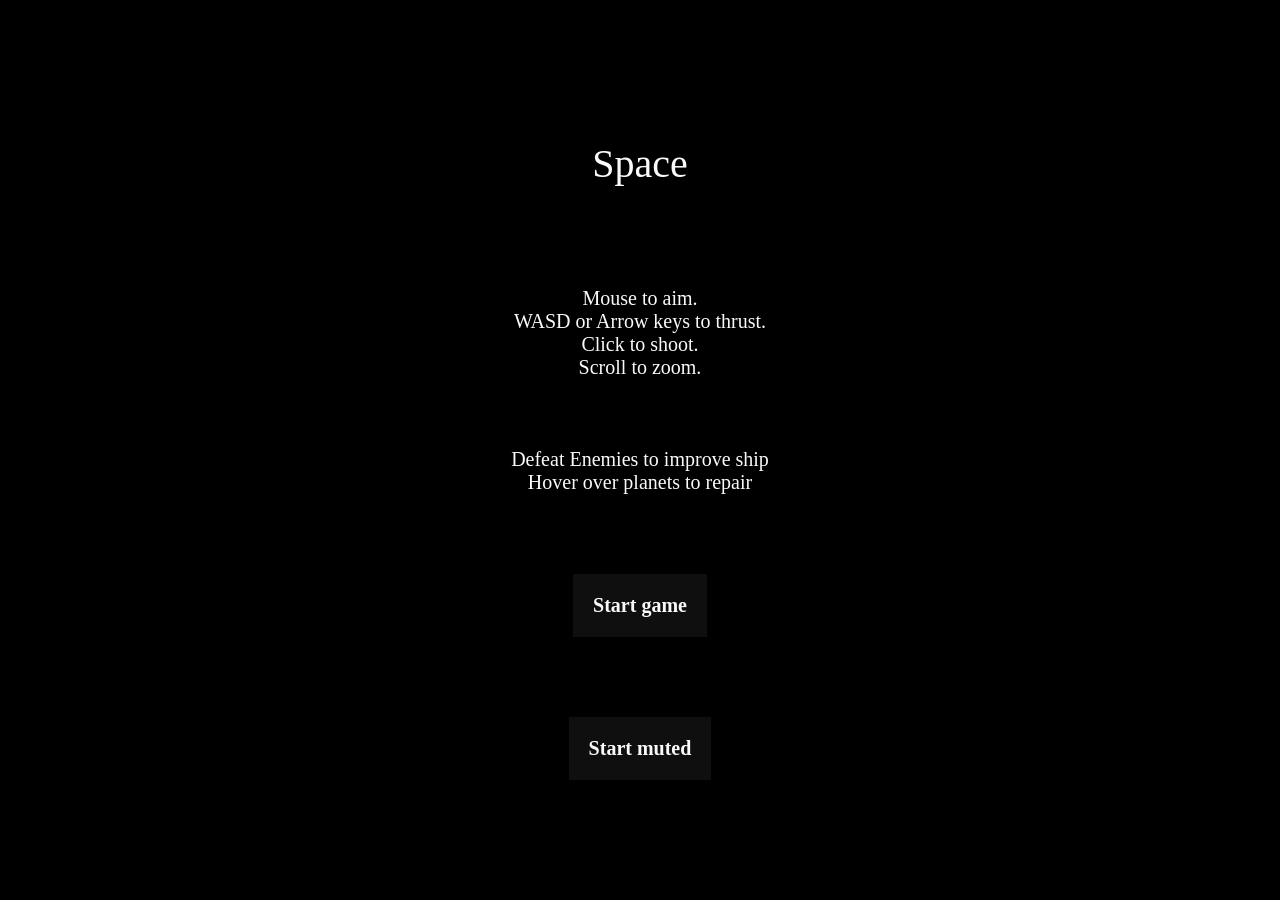
<file: games/space.html>
<!DOCTYPE html> <html> <head><title>Space - js13kGames 2021</title> </head> <body> <canvas id="b"></canvas> <canvas id="c"></canvas> <canvas id="h"></canvas> <div id="zoomBar"><div id="zoomHandle"></div></div> <style>body,html{width:100%;height:100%;position:absolute;top:0;left:0;margin:0;background-color:#000;min-width:1000px;max-width:100%;max-height:100%;font-family:"Gill Sans MT"}#b,#c,#h{position:absolute;top:0;left:0;margin:0}#zoomBar{position:absolute;right:50px;bottom:50px;height:calc(100% - 400px);background-color:#000;border:green 1px solid;width:10px;box-sizing:border-box;pointer-events:all;cursor:pointer}#zoomHandle{box-sizing:border-box;position:absolute;width:20px;border-radius:5px;height:20px;top:10px;left:-5px;background-color:#000;border:1px solid green;cursor:pointer;pointer-events:all}#debug{position:absolute;z-index:5;top:10;left:10;color:#fff}label{color:#fff;position:absolute;left:25px}.dialog{background-color:#000;width:100%;top:0;left:0;height:0%;overflow:hidden;z-index:6;position:absolute;box-sizing:border-box;display:flex;flex-direction:column;align-items:center;justify-content:space-around;align-content:center;transition:height .3s ease-out}.dialog button:hover{color:#000;background-color:#eee}.dialog button{transition:all .3s ease-out;padding:1em;font-size:20px;text-align:center;font-weight:800;font-family:"Gill Sans MT";border:none;color:#fafafa;background-color:#0f0f0f}.cont{display:flex;flex-direction:row;justify-content:space-evenly}.dialog .subTitle,.dialog .title{text-align:center;width:100%;font-size:40px;color:#fafafa;margin-top:20px}.dialog .subTitle{font-size:20px}.col,.colWide{display:flex;flex-direction:column;justify-content:center}.colWide{flex-grow:.3;user-select:none}.comp,.compWide{display:flex;flex-direction:row;color:#fafafa;margin:5px;padding:10px;transition:all .3s ease-out;box-sizing:border-box}.compWide{flex:5;justify-content:space-between;align-items:center;min-width:300px}.comp{background-color:#464646}.comp.clickable:hover{background-color:#323232}.comp.selected{box-shadow:inset 0 0 0 5px #fff}.statRow{height:20px;float:none}.statRow div{font-size:14px;float:left;margin-right:1em}.statRow{white-space:nowrap}.plus{color:green}.minus{color:red}.statValueChange{color:#fff}.statName{white-space:nowrap;text-align:center;flex-grow:1}.statRow .statName2{float:right}.statValue2{text-align:right}</style> <script>!function(){var t,e,i,n,a,l=!0,o=Math.PI/2,h=2*Math.PI,r=Math.random,s=Math.floor,c=t=>document.body.removeChild(t),u=(t,e)=>t.appendChild(e),f=(t,e,i)=>t.addEventListener(e,i),m=(t,e)=>t.hasOwnProperty(e),d=new class{constructor(){this.t={}}i(t,e,i,n,a){this.t[t]={h:e,o:i,l:n,max:a,list:[]}}o(t){t.map(t=>this.t[t]).forEach(t=>{t.h();for(let e=t.list.length-1;e>=0;e--)--t.list[e][0]>0?t.o(t.list[e]):t.list.splice(e,1);t.l()})}add(t,e){this.t[t].list.push(e),this.t[t].list.length>this.t[t].max&&this.t[t].list.splice(0,1)}},x=window.innerWidth,g=window.innerHeight,M={x:0,y:0};let p=s(99999*r());console.log("Ship seed: "+p);var y,w,b=25,v=3500,T={x:0,y:0},C=0,E={},W=!1,I={},H=new Set,k=6e3,P=.01,A=!1,q=window.performance.now(),O=0,S={},B={},D=0,j={},z={};let L={};var F,G,K=[],R={},N={},V=0;function Y(){p=s(99999*r());let t=Ve(p),e={x:s(1e4*t()),y:s(1e4*t())};for(;!dt(e)||!xt(e.x,e.y).u.length;)e={x:s(1e4*t()),y:s(1e4*t())};M=pt(xt(e.x,e.y).u[0],C),B.level=0,(B=Mt(t,p)).x=M.x+25,B.y=M.y+25,B.level=1,B.M=-o,B.p=xe(0,0),B.m=xe(0,0),B.g=Se(p,B.level/500)}class Z{constructor(t){this.seed=t.seed,this.g=Se(t.seed,B.level/500),this.race=t.race,this.v=t.v,this.S=t.S,this.speed=t.speed,this.D=t.D,this.P=0,this.k=t.k/this.g.C.W,this.H=t.H,this.R=t.R,this.A=t.A||.02,this.O=t.O,this.size=t.size;let e=this.j();this.x=e.x,this.y=e.y,this.p={x:0,y:0},this.T=0,this.M=r()*h}Y(){_(this)}update(){let t=Wt(this,B);this.P>0&&(this.P-=1*(this.g.C.I?.5:1)),t<this.R?(t<this.v&&(!this.g.C.I&&this.P<=0&&(this.Y(),this.P=this.H),this.L=this.N=!1),this.V=B,y||(y=this),this.moveTo(B)):(this.V==B&&t>this.R*(qt(it(this),it(B))?5:2.5)&&(this.V=null),(!this.V||Wt(this.V,this)<5)&&(this.V=this.j()),this.V.x==this.x&&this.V.y==this.y&&this.V.x++,this.moveTo(this.V)),be(this.p,.99),we(this,this.p),ut(this,!1),[this.g.q,this.g.m,this.g.K,this.g.C].forEach(t=>{t.F<=0&&!t.I&&(t.I=!0,t!=this.g.C&&(ft(this,t),U(this,.4)))}),this.g.q.I&&(this.I=!0,U(this),B.level+=1)}j(){if(this.O.u){let t=pt(this.O.u[s(r()*this.O.u.length)],C);return ve(t,me(0,h),me(0,40)),t}return xe(this.O.B.x+me(-1,1)*this.O.size,this.O.B.y+me(-1,1)*this.O.size)}o(){let t=yt(this.x,this.y),e=this.size*b*7,i=y==this;if((Wt(T,t)<1*e||i)&&null==w){i||(w=this),Me(n,"green"),n.textBaseline="top",Ce(n,14);let a=t.y-60-e/2,l=this.race+" Ship";_t(n,l,t.x-$t(n,l)/2,a-16),Ce(n,10),ai().forEach((e,i)=>{let l=a+13*i;_t(n,li[e].name,t.x+33,l),Jt(n,t.x-30,l,60*this.g[e].F/this.g[e].G,5)})}if(n.lineWidth=i?3:1,pe(n,"rgba(200,50,50,0.2)"),Xt(n,t.x-e/2,t.y-e/2,e,e),function(t,e){return t.x>-e&&t.x<x+e&&t.y>-e&&t.y<g+e}(t,b))rt(this,this.U,this.N,this.L,!0);else{let e=Ot(t.x,0,x),i=Ot(t.y,0,g);Me(n,"rgba(200,50,50,0.7)"),n.lineWidth=3,Yt(n),Je(n,e,i,18,kt(t.x,t.y,e,i)),Zt(n),le(n)}}moveTo(t){let e=Ht(t,this);if(Pt(e,this.M)<2*this.S)this.M=e;else{let t=.05*-this.S*At(e,this.M+Math.PI,this.S);t>0?this.N=!0:t<0&&(this.L=!0),this.T+=t*(this.g.K.I?.1:1)}this.M+=this.T,this.T*=.9+(this.g.K.I?.09:0);let i=Wt(this,t),n=Math.min(1,i/this.v)*this.speed*(this.g.m.I?.1:1);ve(this.p,this.M,n),this.U=!0}}function U(t,e=1){for(let i=0;i<25;i++){let n=.05*b;hi.J(ui.X,e),window.setTimeout(()=>{d.add(1,[36,me(-n,n),me(-n,n),t,r()<.5?[255,me(50,255),me(50,100)]:vt(t.seed),me(1,3)*e])},15*i)}}function X(){x=window.innerWidth,g=window.innerHeight,t.width=x,t.height=g,e.width=x,e.height=g,i.width=x,i.height=g,Ye(x,g)}function J(){if(!l){let t=window.performance.now();for(O+=t-q,q=t;O>16;)O-=16;C+=1,function(){!function(){F=it(B),G=Object.values(B.g).forEach(t=>{if(!t.I&&t.F<=0&&(t.I=!0,t==B.g.q))return Object.values(B.g).filter(t=>t!=B.g.C).forEach(t=>ft(B,t)),B.I=!0,U(B),void window.setTimeout(()=>{l=!0,function(){let t=he(),e=ce("Continue anyway",()=>{!function(){Object.values(B.g).forEach(t=>{t.F=t.G,t.I=!1}),B.I=!1;let t=it(B);if(dt(t)){let e=xt(t.x,t.y);ye(B,e.B.x-e.size,e.B.y-e.size)}else ye(B,t.x*v,t.y*v);be(B.p,0),l=!1}(),c(t)}),i=ce("Start another game",()=>{j={},z={},R={},y=null,Y(),c(t),l=!1});de(t,[re("Oh no. You died."),e,i]),window.setTimeout(()=>t.style.height="100%",50)}()},2500)});let t=B.g;dt(F)?(function(t){t.u.forEach(t=>{let e=pt(t,C),i=pt(t,C+1),n=Wt(B,e);if(n<10*t.rad){let a=Ht(B,e);B.p.x+=(.1*Math.cos(a)*t.rad+.5*(i.x-e.x))/Math.max(t.rad,n)**2,B.p.y+=(.1*Math.sin(a)*t.rad+.5*(i.y-e.y))/Math.max(t.rad,n)**2}});let e=Ht(B,t.B),i=Wt(t.B,B);B.p.x+=.1*Math.cos(e)*t.Z/Math.max(t.Z,i)**2,B.p.y+=.1*Math.sin(e)*t.Z/Math.max(t.Z,i)**2}(G=xt(F.x,F.y)),B.$=!1,B._=!1,G.u.forEach(e=>{Wt(B,pt(e,C))<e.rad&&Object.values(t).forEach(t=>{B.$=!0,t.F=Math.min(t.G,t.F+t.G/1e3),t.F==t.G?t.I=!1:B._=!0})})):G=null;let e=B.speed*(t.m.I?.25:1),i=B.S*(t.K.I?.5:1);(E[nt]||E[at])&&ve(B.m,B.M,e),(E[lt]||E.tt)&&ve(B.m,B.M,-e);let n=-At(kt(x/2,g/2,T.x,T.y),B.M,i*(t.K.I?.1:1));if(B.N=Math.max(0,n<0?10:B.N-1),B.L=Math.max(0,n>0?10:B.L-1),Pt(kt(x/2,g/2,T.x,T.y),B.M)<i?B.M=kt(x/2,g/2,T.x,T.y):B.M+=n*i,(E.et||E[ot])&&ve(B.m,B.M+o,-e),(E.nt||E[ht])&&ve(B.m,B.M+o,e),we(B.p,B.m),Ct()>299792){let t=Ct()/299792;be(B.p,1/t)}we(B,B.p),be(B.m,0),ut(B,!0)}();for(let t=0;t<1;t++)Q();B.P>0&&(B.P-=1*(B.g.C.I?.5:1)),W&&!B.I&&B.P<=0&&(B.P=B.H,hi.J(ui.Y),_(B));for(let t=F.x-1;t<=F.x+1;t++)for(let e=F.y-1;e<=F.y+1;e++)G&&Wt(G.B,B)<v&&gt(t,e).forEach(t=>{(Wt(t,B)<1e3||et(t,B))&&H.add(t)});H.forEach(t=>t.update()),H.forEach(t=>{Wt(t,B)>1e3&&t.V!=B&&!et(t,B)&&qt(it(t),t.O)&&H.delete(t)}),H.forEach(t=>{if(t.I){let e=gt(t.O.x,t.O.y);e.splice(e.indexOf(t),1),H.delete(t),0==e.length&&window.setTimeout(()=>{l=!0,ei(B,t,function(){B.level+=3,ct=0,q=window.performance.now(),l=!1})},500)}})}(),function(){if(Gt(n,0,0,x,g),y&&!y.I){let t=yt(y.x,y.y),e=It(x/2,g/2,t.x,t.y),i=Math.min(x,g-300)/2;e>1.5*i&&b>1.5?b=Math.min(k,Math.max(P,Math.max(b-.02,.99*b))):e<.5*i&&(b=Math.min(k,Math.max(P,Math.min(b+.02,1.01*b))))}let t={it:s((M.x-x/2/b)/v),ht:s((M.x+x/2/b)/v),rt:s((M.y-g/2/b)/v),at:s((M.y+g/2/b)/v)};M={x:B.x,y:B.y};for(let e=t.it;e<=t.ht;e++)for(let i=t.rt;i<=t.at;i++)tt(e,i);d.o([4,3]),w=null,H.forEach(t=>t.o()),n.lineWidth=.5,Object.entries(I).forEach(t=>{let e=t[0],i=t[1];zt(n,i.map(t=>[wt(t[0]),bt(t[1]),Math.max(1.5,.1*b)*(t[5]<50?t[5]/50:1)]),i.length?qe(vt(e)):"black","black")}),function(){let t=B.x,e=B.y;if(++D>10&&(D=0,K.push([t,e]),K.length>500&&K.splice(0,1)),B.I)return;if(b<5){let i=yt(t,e);if(n.lineWidth=1,Ft(n,i,Te(i,B.M,30),"rgb(50,50,50,0.4)"),Yt(n),pe(n,"rgba(255,255,255,0.3)"),K.length){let t=yt(K[0][0],K[0][1]);Rt(n,t.x,t.y),K.forEach(e=>{t=yt(e[0],e[1]),Kt(n,t.x,t.y)}),Kt(n,i.x,i.y),Ut(n),Zt(n)}}let i=E[at]||E[nt];i&&B.g.m.points.filter(t=>r()<.6).forEach(t=>{let e=t[0]+B.g.m.ot*r(),i=ve(Te(B,B.M-o,-e),B.M,-t[1]-B.g.m.lt);d.add(3,[me(5,50),i.x,i.y,B.M+me(-.1,.1),me(40,60)])}),rt(B,i,B.N,B.L,!1),b>5e3&&(Ce(n,g/2*b/5e3*B.size),n.textBaseline="top",Me(n,"black"),_t(n,"👨‍🚀",x/2-$t(n,"👨‍🚀")/2,g/2),n.font="12px Arial")}(),d.o([0,1,2]),Tt()}()}window.requestAnimationFrame(J)}function _(t){let e=t.g.C;for(let i=0;i<e.W;i++){let n=e.x+ +i*(e.w+e.margin),a=St(t.size*n,t.size*e.top),l=we(ve(xe(0,0),t.M,t.A),t.p),h=St(l.x,l.y).st;$(t.seed,t.x+Math.cos(t.M+o+a.angle)*a.st,t.y+Math.sin(t.M+o+a.angle)*a.st,t.M,h,t.k,t.D,e.ut),a=St(t.size*-n,t.size*e.top),$(t.seed,t.x+Math.cos(t.M+o+a.angle)*a.st,t.y+Math.sin(t.M+o+a.angle)*a.st,t.M,h,t.k,t.D,e.ut)}}function $(t,e,i,n,a,l,o,h){m(I,t)||(I[t]=[]),I[t].push([e,i,n,a,l,o,h])}function Q(){Object.values(I).forEach(t=>{for(let e=t.length-1;e>=0;e--){let i=t[e];i[0]+=Math.cos(i[2])*i[3],i[1]+=Math.sin(i[2])*i[3],(--i[5]<=0||i[0]<M.x-3*x/b||i[1]<M.y-3*g/b||i[0]>M.x+3*x/b||i[1]>M.y+3*g/b)&&t.splice(e,1)}})}function tt(t,e){if(n.lineWidth=.1,dt({x:t,y:e})){let a=xt(t,e),l=Ve(a.seed),o=yt(a.B.x,a.B.y),r=Wt(o,T)<a.size*b;if(b<.5&&r){pe(n,"green"),Me(n,"green"),n.lineWidth=.5;let t=a.name;Ce(n,16);var i=a.size*b*2;Xt(n,o.x-i/2,o.y-i/2,i,i),_t(n,t,o.x-$t(n,t)/2,o.y-i/2-18)}let s=a.Z*b,c=o.x,u=o.y;Dt(n,c,u,s-10*b,a.ft(b,1));for(let t=0;t<Math.min(60,Math.max(5,30*Math.log(b)));t++)Me(n,qe([255,me(100+1/b,255,l),me(50+1/b,255,l),l],.09/Ot(b,.1,5))),Yt(n),n.ellipse(c,u,s*(.8+.4*l()*Math.abs(l()*t*.01%1-.5)),s*(.8+.4*l()*Math.abs((l()*t*.01+.5)%2-1)),l()*h+Math.abs((l()*t*.01+.5)%2-1),0,h,0),le(n),Zt(n);!function(t){pe(n,"white"),n.lineWidth=.1,t.u.filter(t=>t.rad*b>1).forEach(t=>function(t){let e=pt(t,C),i=yt(e.x,e.y);Wt(i,T),t.rad;let a=t.ct+C*t.Mt;te(n),Dt(n,i.x,i.y,t.rad*b,t.ft),Qt(n),Yt(n);let l="rgba(255,255,255,0.5)",o=Te(i,a,-t.rad*b*1.7);b>.05&&(l=n.createRadialGradient(o.x,o.y,0,o.x,o.y,t.rad*b*3),l.addColorStop(0,qe([255,255,255],.5)),l.addColorStop(1,qe([0,0,0],0))),Dt(n,o.x,o.y,t.rad*b*2,l);let h=(i,l)=>{let o=yt(i.x,i.y),h=Wt(i,e);if(h<5*t.rad){let e=Te(o,a,Math.sqrt(h*b*150+150));Me(n,t.ft),Ee(n,e.x,e.y,.95*b,i.g,i.M,{fill:t.ft,dt:l})}};h(B,!1),H.forEach(t=>h(t,!0)),ee(n)}(t))}(a)}}function et(t,e){return qt(it(t),it(e))}function it(t){return{x:s(t.x/v),y:s(t.y/v)}}window.onload=()=>{t=document.getElementById("c"),e=document.getElementById("b"),i=document.getElementById("h"),n=t.getContext("2d"),a=i.getContext("2d");let l=null;f(window,"resize",()=>{clearTimeout(l),l=window.setTimeout(X)}),X(),f(window,"keydown",t=>{E[t.code]=!0,"KeyM"==t.code&&(si=!si),"KeyK"==t.code&&H.forEach(t=>Object.values(t.g).forEach(t=>t.F=0))}),f(window,"keyup",t=>E[t.code]=!1),f(window,"mousedown",t=>{W=!0,T={x:t.clientX,y:t.clientY},w&&(y=w)}),f(window,"mouseup",t=>{W=!1,A=!1});let h=document.getElementById("zoomHandle"),s=document.getElementById("zoomBar"),u=()=>{h.style.top=s.clientHeight-Ot(b/(Math.log10(k)-Math.log10(P))*s.clientHeight,0,s.clientHeight)+"px"};u(),f(h,"mousedown",t=>{t.preventDefault(),A=t.clientY-h.getBoundingClientRect().top});let m=t=>{let e=s.getBoundingClientRect(),i=Math.max(.1,Math.min(s.clientHeight,t.clientY-e.top-A));return h.style.top=Math.min(s.clientHeight,Math.max(0,i))+"px",Ot(Math.max(.1,s.clientHeight-i)/s.clientHeight*(Math.log10(k)-Math.log10(P)),P,k)};f(s,"mousedown",t=>{A=0,b=m(t),A=!0}),f(window,"mousemove",t=>{A&&(b=m(t)),W&&(M.x+=(T.x-t.clientX)/b,M.y+=(T.y-t.clientY)/b),T.x=t.clientX,T.y=t.clientY});let x=!1;f(window,"wheel",t=>{if(x)return;x=!0,y=null;let e=t.wheelDelta?t.wheelDelta:-1*t.deltaY,i=(e+1)/(Math.abs(e)+1)*Math.min(Math.abs(e));var n=i/Math.abs(i);b=Math.min(k,Math.max(P,b*(n<0?.95:1.05))),x=!1,u()}),function(){d.i(3,()=>Me(n,"rgba(255,255,255,0.3)"),t=>{let e=(60-t[4])/3e3;t[1]-=Math.cos(t[3])*e,t[2]-=Math.sin(t[3])*e,t[4]*=.999;let i=yt(t[1],t[2]),a=.3*t[4]/150*(.2+.8*r())*b;zt(n,Array.apply(null,Array(Math.ceil(5*r()))).map(t=>[i.x+me(-a,a),i.y+me(-a,a),a]),"rgba(255,255,255,0.3)")},()=>{},250);let t=(t,e,i)=>{let a=St(t[1],t[2]),l=Te(xe(0,0),a.angle+o+t[3].M,a.st);Ue(i,n,yt(t[3].x+l.x,t[3].y+l.y),e,t[4])};d.i(0,()=>{},e=>t(e,Ot(2*b,6,15),e[0]/10),()=>{},250),d.i(1,()=>{},e=>t(e,e[3].size*e[5]*b,Math.abs(e[0]-18)/18),()=>{},250),d.i(2,()=>{},t=>{let e=yt(t[1],t[2]),i=me(.1*b,.2*b);zt(n,Array.apply(null,Array(Math.ceil(15*r()))).map(t=>[e.x+me(-i/3,i/3),e.y+me(-i/3,i/3),i]),"rgba(255,255,255,0.3)")},()=>{},250),d.i(4,()=>{},t=>{let e=t[1],i=t[2],a=yt(e.x,e.y);Bt(n,a.x,a.y,()=>{fe(n,b*t[4],t[3]+o),Me(n,qe(t[5].color)),n.fill(t[5].path)}),we(e,i),t[3]+=.04,t[4]*=.99},()=>{},250)}(),function(){let t=he();de(t,[oe(""),re("Space"),,se(["Mouse to aim.","WASD or Arrow keys to thrust.","Click to shoot.","Scroll to zoom.","","","","Defeat Enemies to improve ship","Hover over planets to repair"].join("</br>")),ce("Start game",()=>{Y(),c(t),st(),hi=new ci}),ce("Start muted",()=>{hi=new ci,Y(),c(t),si=!0,st()}),oe("")]),t.style.height="100%"}(),J()};var nt="KeyW",at="ArrowUp",lt="ArrowDown",ot="ArrowLeft",ht="ArrowRight";function rt(t,e,i,a,l){let h=s(t.x/v),r=s(t.y/v),c=xt(h,r),u=dt({x:h,y:r}),f=u?c.size-Wt(t,c.B):0;t.size=1;let m=u?f/c.size*.25:0,d=yt(t.x,t.y);Ee(n,d.x,d.y,1*b,t.g,t.M,{wt:u?Ht(c.B,t):-1-t.M-o,st:m,dt:l,U:e,N:i,L:a})}function st(){Y();let t=he(),e=ue(300,300),i=!1,n=e.getContext("2d"),a=()=>{Gt(n,0,0,300,300),Bt(n,150,150,()=>{te(n),ne(n,40,40),Ee(n,0,0,1,B.g,-o,{wt:kt(T.x,T.y,x/2,e.getBoundingClientRect().top+150),st:.2,U:!0,N:!0,L:!0}),ee(n),i||window.requestAnimationFrame(a)})};a();let h=se(B.race);de(t,[oe(""),re("Choose a race"),h,e,ce("New Race",()=>{Y(),h.innerHTML=B.race}),oe(""),oe(""),ce("Confirm",()=>{i=!0,c(t),l=!1}),oe(""),oe(""),oe("")]),t.style.height="100%"}var ct=0;function ut(t,e){Object.entries(I).filter(e=>e[0]!=t.seed).forEach(i=>{let a=i[0],l=i[1];for(let i=l.length-1;i>=0;i--){let u=l[i],f={angle:kt(h=u[0],r=u[1],s=t.x,c=t.y),st:It(h,r,s,c)},m=Math.cos(f.angle-t.M+o)*f.st,x=Math.sin(f.angle-t.M+o)*f.st;Object.keys(li).forEach(o=>{let h=t.g[o];if((!h.I||e)&&n.isPointInPath(h.gt?h.gt:h.path,m,x))return l.splice(i,1),ct++<50&&(Rt(h.bt,m,x),Vt(h.bt,m,x,me(.02,.1))),h.F=Math.max(0,h.F-u[4]),h.xt=15,hi.J(ui.yt),d.add(0,[me(15,25),m,x,t,vt(a)]),void d.add(2,[me(5,30),u[0]+me(-1,1),u[1]+me(-1,1)])})}var h,r,s,c})}function ft(t,e){d.add(4,[250,ge(t),ge(t.p),t.M+o,t.size,e])}function mt(t){return qe([Math.min(255,s(75*t())),Math.min(255,s(75*t())),Math.min(255,s(75*t()))],1)}function dt(t){return m(j,t.x)||(j[t.x]={}),m(j[t.x],t.y)||(j[t.x][t.y]=Ve(""+Math.abs(10*t.x+345)*Math.abs(3*t.y+213)%1234)()>.9),j[t.x][t.y]}function xt(t,e){if(!dt({x:t,y:e}))return{};if(m(z,t)||(z[t]={}),!m(z[t],e)){let i=t>e?-2*t-1:2*t,a=t>e?-2*e-1:2*e,l=(i+a)*(i+a+1)*.5+a,o=Ve(l);m(L,l)||(L[l]=[t,e]);let r=60+60*o(),c=(.1*Math.sign(o()-o())+.2*(o()-o()))*v,u=(.1*Math.sign(o()-o())+.2*(o()-o()))*v,f={x:t*v+1750+c,y:e*v+1750+u},d=.95*(1750-Math.max(Math.abs(c),Math.abs(u)))-20,x=2+s(9*o()),g=[],M=2*r;for(let i=0;i<x&&M<d;i++){let n=15+15*o(),a=Math.max(2*n+n*o(),(d-M-2*n)/(x-i)*o()),l={rad:n,vt:M+a,Mt:.0012*o()+5e-4,St:.002*o()+.001,ct:o()*h,Dt:f,ft:mt(o),Pt:[t,e],index:i};M+=a+n,g.push(l)}let p=o(),y=o(),w=(t,e)=>function(t,e,i,a){let l=Math.min(255,5*-t+10+s(200*i)),o=Math.min(255,5*-t+10+s(200*a));Me(n,qe([Math.max(l,Math.min(50*t,255)),l,o],1))}(r*t,0,p,y),b=ti(o);z[t][e]={B:f,u:g,Z:r,size:M,ft:w,name:b,seed:l,x:t,y:e}}return z[t][e]}function gt(t,e){if(S[t]&&S[t][e]||!dt({x:t,y:e}))return[];if(m(R,t)||(R[t]={}),!m(R[t],e)){R[t][e]=[];let i=xt(t,e),n=i.seed,a=Ve(n),l=Math.ceil(3+12*a()*B.level/500),o=Mt(a,n);o.O=i;for(let i=0;i<l;i++)R[t][e].push(new Z(o))}return R[t][e]}function Mt(t,e){let i=[.5,.6,.6,1,1,1.1,1.1,1.2].sort((e,i)=>me(-1,1,t)),n=()=>i.shift()+me(-.1,.1,t),a=Math.min(500,B.level)/500;var l=me(9,9+500*a,n),o=.1+1.9*a*n();let h=.003+.017*B.level/500*n();return{seed:e,v:l,S:.05+.04*a*n(),speed:h,R:Math.max(75,l*(1+n())),k:Math.ceil(1+800*a*n()),H:Math.min(30,30-Math.min(1,28*Math.ceil(Math.log(1+500*a)/Math.log(501))*n())),A:o,size:1+n(),D:l/o,P:0,race:Qe(t)}}function pt(t,e){let i=t.ct+e*t.Mt;return{x:t.Dt.x+Math.cos(i)*t.vt,y:t.Dt.y+Math.sin(i)*t.vt}}function yt(t,e){return{x:wt(t),y:bt(e)}}function wt(t){return x/2-M.x*b+t*b}function bt(t){return g/2-M.y*b+t*b}function vt(t){if(!m(N,t)){let e=Ve(t);N[t]=[s(155+100*e()),s(155+100*e()),s(155+100*e())]}return N[t]}var Tt=()=>{a.font="24px Arial",Gt(a,0,0,x,g),function(){Me(a,"green");let t=Ct();Ce(a,17);let e="Current Speed: "+t+"km/s",i=$t(a,e);_t(a,e,x/2-i/2,280);let n=Math.min(45,50*It(0,0,B.p.x,B.p.y)),l=kt(0,0,B.p.x,B.p.y);a.lineWidth=2,Dt(a,x/2,175,90,"black"),jt(a,x/2,175,90,"green"),a.lineWidth=2,Yt(a),Rt(a,x/2,175),Kt(a,x/2+Math.cos(l)*n,175+Math.sin(l)*n),Je(a,x/2+Math.cos(l)*(n+7.5),175+Math.sin(l)*(n+7.5),10,l),Zt(a),Ut(a),ee(a)}(),G&&G.u?function(){V++;let t=x-330,e=25;te(a),Me(a,"black"),Yt(a),ie(a,t,e,300,300),Qt(a),le(a),Zt(a),Me(a,"green"),Xt(a,t,e,300,300),a.lineWidth=.4,Yt(a);for(let i=0;i<6;i++)Rt(a,t,e+300*i/6),Kt(a,t+300,e+300*i/6),Rt(a,t+300*i/6,e),Kt(a,t+300*i/6,325);Ut(a),Zt(a);let i=1.2*G.size/150,n=e=>t+150+(e-G.B.x)/i,l=t=>175+(t-G.B.y)/i;Dt(a,t+150,175,G.Z/i,"green"),G.u.forEach(t=>{let e=pt(t,C);Dt(a,n(e.x),l(e.y),Math.max(3,t.rad/i),"green")}),Zt(a),le(a);let o=(i,o,h)=>{Dt(a,Math.max(t,Math.min(t+300,n(i.x))),Math.max(e,Math.min(325,l(i.y))),o,h)},h=gt(G.x,G.y);h.forEach(t=>{o(t,2+3*Math.abs(Math.abs(V-100)%200-100)/100,"red")}),o(B,2+3*Math.abs(V%200-100)/100,"yellow");let r=n(B.x),s=l(B.y);if(pe(a,"yellow"),a.globalAlpha=.5,a.lineWidth=.5,Yt(a),K.length){let t=n(K[0][0]),e=l(K[0][1]);Rt(a,t,e),K.forEach(i=>{t=n(i[0]),e=l(i[1]),Kt(a,t,e)}),Kt(a,r,s),Ut(a),Zt(a)}a.globalAlpha=1;let c=G.name||" ",u=$t(a,c);Me(a,"green"),_t(a,c,x-175-u/2,30),c="Hostile Ships: "+h.length,u=$t(a,c),h&&_t(a,c,x-175-u/2,300),ee(a)}():function(){V++;let t=x-330,e=25;Me(a,"black"),Jt(a,t,e,300,300),Me(a,"green"),Xt(a,t,e,300,300),te(a),ie(a,t,e,300,300),Qt(a),a.lineWidth=.2,Yt(a);for(let i=0;i<8;i++)Rt(a,t,s(e+300*i/8)),Kt(a,t+300,s(e+300*i/8)),Rt(a,s(t+300*i/8),e),Kt(a,s(t+300*i/8),325);Ut(a),Zt(a);let i=it(B),n=28e3/300,l=e=>t+150+(e-B.x)/n,o=t=>175+(t-B.y)/n;for(let t=i.x-4;t<i.x+4;t++)for(let e=i.y-4;e<i.y+4;e++)if(dt({x:t,y:e})){let i=xt(t,e);Dt(a,l(i.B.x),o(i.B.y),i.Z/(4*v/300),"green")}Ce(a,12);for(let e=i.x-4;e<i.x+4;e++)for(let n=i.y-4;n<i.y+4;n++)if(dt({x:e,y:n})){let i=xt(e,n),h=i.name,r=$t(a,t);_t(a,h,l(i.B.x)-r/2,o(i.B.y)+5)}Dt(a,t+150,175,2+3*Math.abs(V%200-100)/100,"yellow"),ee(a)}(),pe(a,"green"),Me(a,"black"),Xt(a,25,25,400,300),Jt(a,25,25,400,300),Bt(a,150,175,()=>{a.lineWidth=.03,Ee(a,0,0,40,B.g,B.M,{fill:"black",stroke:"green"})}),function(){let t=50,e=275;pe(a,"green"),a.lineWidth=1,a.textBaseline="top",Ce(a,18),a.fontWeight=800;let i="";ai().forEach(n=>{Me(a,"green"),_t(a,li[n].name,e,t),Xt(a,e,t+20,100,10),Me(a,Et(B.g[n])),Jt(a,e,t+21,100*B.g[n].F/B.g[n].G,8),t+=55,B.g[n].F<=0&&(i=""==i?li[n].name+" critically damaged. Return to planet to repair.":"Ship critically damaged. Return to planet to repair.")}),""!=i&&(Me(a,"red"),_t(a,i,37,290)),Me(a,Et(B.g.q)),Xt(a,50,35,200,12),Jt(a,50,35,200*B.g.q.F/B.g.q.G,12),Me(a,"rgba(200,200,50,"+(.5-.5*B.P/B.H+.5)+")"),Xt(a,e,t-135,100,4),Jt(a,e,t-135,100-100*B.P/B.H,4)}()};function Ct(){return s(1e3*It(0,0,B.p.x,B.p.y))/10}function Et(t){return t.I?"grey":t.xt?(t.xt--,"red"):qe([128-128*t.F/t.G,0+128*t.F/t.G,0],1)}function Wt(t,e){try{return It(t.x,t.y,e.x,e.y)}catch(t){}}function It(t,e,i,n){return Math.sqrt(Math.pow(i-t,2)+Math.pow(n-e,2))}function Ht(t,e){return kt(t.x,t.y,e.x,e.y)}function kt(t,e,i,n){return Math.atan2(n-e,i-t)}function Pt(t,e){return Math.abs((t+h)%h-(e+h)%h)}function At(t,e,i){return(t%=h)<0&&(t+=h),(e%=h)<0&&(e+=h),Math.abs(e-t)>i?function(t,e){let i=t-e;return i<0&&(i+=h),i>Math.PI?1:-1}(t,e)>0?1:-1:0}function qt(t,e){return t.x==e.x&&t.y==e.y}function Ot(t,e,i){return Math.min(i,Math.max(e,t))}function St(t,e){return{angle:kt(0,0,t,e),st:It(0,0,t,e)}}function Bt(t,e,i,n){te(t),ae(t,e,i),n(),ee(t)}var Dt=(t,e,i,n,a)=>{Lt(t,e,i,n),Me(t,a),le(t)},jt=(t,e,i,n,a)=>{Lt(t,e,i,n),pe(t,a),Ut(t)},zt=(t,e,i,n)=>{Yt(t),e.forEach(e=>{Rt(t,e[0],e[1]),Vt(t,e[0],e[1],e[2])}),Zt(t),n&&(pe(t,n),Ut(t)),i&&(Me(t,i),le(t))},Lt=(t,e,i,n)=>{Yt(t),Vt(t,e,i,n,0,8),Zt(t)},Ft=(t,e,i,n)=>{n&&pe(t,n),Yt(t),Rt(t,e.x,e.y),Kt(t,i.x,i.y),Ut(t),Zt(t)},Gt=(t,e,i,n,a)=>t.clearRect(e,i,n,a),Kt=(t,e,i)=>t.lineTo(e,i),Rt=(t,e,i)=>t.moveTo(e,i),Nt=(t,e,i,n,a)=>t.quadraticCurveTo(e,i,n,a),Vt=(t,e,i,n)=>t.arc(e,i,n,0,h),Yt=t=>t.beginPath(),Zt=t=>t.closePath(),Ut=t=>t.stroke(),Xt=(t,e,i,n,a)=>t.strokeRect(e,i,n,a),Jt=(t,e,i,n,a)=>t.fillRect(e,i,n,a),_t=(t,e,i,n)=>t.fillText(e,i,n),$t=(t,e)=>t.measureText(e).width,Qt=t=>t.clip(),te=t=>t.save(),ee=t=>t.restore(),ie=(t,e,i,n,a)=>t.rect(e,i,n,a),ne=(t,e)=>t.scale(e,e),ae=(t,e,i)=>t.translate(e,i),le=t=>t.fill(),oe=t=>{let e=document.createElement("div");return e.className=t,e},he=()=>{let t=oe("dialog");return u(document.body,t),t},re=t=>{let e=oe("title");return e.innerHTML=t,e},se=t=>{let e=oe("subTitle");return e.innerHTML=t,e},ce=(t,e)=>{let i=document.createElement("button");return i.onclick=e,i.innerHTML=t,i},ue=(t,e)=>{let i=document.createElement("canvas");return i.width=t,i.height=e,i},fe=(t,e,i)=>{t.scale(e,e),t.rotate(i)},me=(t=0,e=1,i=r)=>t+(e-t)*i(),de=(t,e)=>{e.forEach(e=>u(t,e))},xe=(t,e)=>({x:t,y:e}),ge=t=>({x:t.x,y:t.y}),Me=(t,e)=>{t.fillStyle=e},pe=(t,e)=>{t.strokeStyle=e},ye=(t,e,i)=>{t.x=e,t.y=i},we=(t,e)=>(t.x+=e.x,t.y+=e.y,t),be=(t,e)=>(t.x*=e,t.y*=e,t),ve=(t,e,i)=>(t.x+=Math.cos(e)*i,t.y+=Math.sin(e)*i,t),Te=(t,e,i)=>({x:t.x+Math.cos(e)*i,y:t.y+Math.sin(e)*i}),Ce=(t,e)=>{t.font=e+"px Gill Sans MT"},Ee=(t,e,i,n,a,l,h)=>{Bt(t,e,i,()=>{fe(t,n,l+o),a.C.I&&h.dt||Pe(t,a,h),a.K.I&&h.dt||ke(a,t,h),a.q.I&&h.dt||He(a,t,h),a.m.I&&h.dt||Ie(a,t,h)})};function We(t,e,i,n){i.forEach(i=>{n.fill&&(Me(t,n.fill),t.fill(i)),n.stroke&&(pe(t,n.stroke),t.stroke(i)),n.stroke||n.fill||Ae(t,i,qe(i.color||e.color),Oe(i.color||e.color,15),n.wt,n.st)})}var Ie=(t,e,i)=>{We(e,t.m,[t.m.path,t.m.kt],i);let n=t.m,a=n.Wt/(n.W+1);for(let t=1;t<=n.W;t++)if(i.U){let i=n.top+n.Ct+n.lt;var l=-n.Wt/2+t*a-n.ot/2;Me(e,"rgba(255,55,55,0.8)"),Jt(e,l,i,n.ot,me(.1,.25)),Me(e,"rgba(255,255,55,0.8)"),Jt(e,l,i,n.ot,me(.1,.25))}},He=(t,e,i)=>{if(We(e,t.q,[t.q.path],i),!i.fill&&!i.stroke){te(e),e.clip(t.q.bt),Me(e,i.fill||"rgba(0,0,0,0.7)"),e.fill(t.q.path),ee(e);let n=t.q.Ht/2*t.q.Rt,a=e.createLinearGradient(-n,0,n,0);a.addColorStop(0,"rgba(50,250,250,1)"),a.addColorStop(1,"rgba(50,150,150,1)");let l="rgba(255,255,255,0.7)";te(e),e.scale(t.q.Rt,t.q.Rt),Ae(e,t.q.path,a,l,i.wt,i.st),ee(e)}},ke=(t,e,i)=>{if(We(e,t.K,t.K.list.map(t=>t.path),i),i.N||i.L){let n=0,a=t.K.At,l=()=>{Jt(e,n,a,.1,me(.2,.35))},o=()=>{Me(e,"rgba(255,55,55,0.8)"),l(),Me(e,"rgba(255,255,55,0.8)"),l()};i.N&&(n=t.K.Ot/2*.8-.1,o()),i.L&&(n=-t.K.Ot/2*.8,o())}},Pe=(t,e,i)=>{We(t,e.C,[e.C.path],i)};function Ae(t,e,i,n,a,l){te(t),Me(t,n),t.fill(e),t.clip(e),Me(t,i),Bt(t,Math.cos(a)*l,Math.sin(a)*l,()=>t.fill(e)),ee(t)}function qe(t,e=1){return function(t,e,i,n){return"rgba("+t+","+e+","+i+","+n+")"}(t[0],t[1],t[2],e)}function Oe(t,e,i=1){return qe(t.map(t=>Math.min(255,t+s(e))),i)}function Se(t,e){let i=Ve(t);return Be(i,e)}var Be=(t,e)=>{let i=function(t){return[s(55+50*t()),s(55+50*t()),s(55+50*t())]}(t),n=function(t){let e=s(155*t());return[e,e,e]}(t),a=Math.ceil(2+t()*(e+.01)*1e3),l=function(t,e,i){var n=me(.5,1.5,t),a=me(.5,2.5,t);let l={Ht:n,jt:me(.5,2,t),Tt:a,zt:t()*a,Yt:n/2*t(),Rt:me(.2,.5,t)};return l.path=Fe(l),l.F=3*i,l.G=3*i,l.bt=new Path2D,l.color=e,l}(t,i,a),o=function(t,e,i,n,a){let l=t.jt,o=t.Tt,h=-t.Tt/2,r=-t.Tt/2,s=Math.ceil(4*e()),c=[];for(let a=0;a<s;a++){let a=3*e()+Math.min(t.jt,t.Ht),s=4*e()+Math.min(t.jt,t.Ht),f=e()*t.Tt/2,m=t.Tt*(.3*e()),d=m+(t.Tt-m)*(.2*e()+.1),x=d+(t.Tt-d)*e()*.8,g=x+(t.Tt-x)*e(),M=e()<.5;var u=e()<.3?i:n;c.push({Ht:a,jt:s,It:m,Ct:d,lt:x,Lt:g,offsetTop:f,bt:new Path2D,color:u,Nt:M,path:Ne(a,s,m,d,x,g,-t.Tt/2,M)}),c[c.length-1].path.color=u,r>f-t.Tt&&(r=f-t.Tt),h<f+g-t.Tt&&(h=f+g-t.Tt,l=s,o=g)}let f=new Path2D;return c.forEach(t=>f.addPath(t.path)),{Ot:l,At:h,Vt:r,qt:o,W:s,list:c,path:f,color:i,bt:new Path2D,F:a,G:a}}(l,t,i,n,a),h=function(t,e,i,n){let a=Math.ceil(5*t()),l=e.jt,o=2*t()*e.jt,h=2.5*t()*o/(a+2),r=e.Tt/2,s=Math.ceil(1e3*t()*2)/1e3,c=(.5+.5*t())*s,u=s-c,f=o/(a+1),m=[];for(let t=1;t<=a;t++)m.push([-o/2+t*f-h/2,r+c]);return{Tt:s,Ct:c,lt:u,Kt:l,Wt:o,ot:h,top:r,W:a,Et:f,color:i,points:m,path:Ge(r,l,c,o),kt:Ke(m,h,u),bt:new Path2D,F:n,G:n}}(t,l,i,a),r=function(t,e,i,n){let a=Math.ceil(3*t()*Math.min(1,B.level/100)),l=[me(100,255,t),me(100,255,t),me(100,255,t)],o=.1+.15*t(),h=Math.max.apply(null,e.list.map(t=>t.jt)),r=Math.min.apply(null,e.list.map(t=>t.jt)),s=0-h/2+t()*(h/2-a*o),c=Math.max((0-s-a*o)/(a+1),0),u=1.2*e.qt*t(),f=e.At-e.qt,m=(.3+.5*t())*o,d=o,x=u*t(),g=u-x,M=m/2,p=d/2,y=[[-M,0],[-M,x],[-p,x],[-p,x+g],[p,x+g],[p,x],[M,x],[M,0]],w=new Path2D;w.rect(s,f,(o+c)*a*2+2*c,u);let b=t()<.5,v=De(a,y,s,c,o,f,b);return{Ft:m,Bt:d,Ct:x,lt:g,w:o,Tt:u,x:s,top:f,margin:c,W:a,Gt:h,Ut:r,color:i,ut:l,Nt:b,F:n,G:n,bt:new Path2D,path:v,gt:w}}(t,o,n,a);return{q:l,K:o,m:h,C:r}};function De(t,e,i,n,a,l,o){let h=new Path2D;for(let r=0;r<t;r++)h.addPath(Re(e.map(t=>[t[0]+i+r*(n+a),t[1]+l]),o)),h.addPath(Re(e.map(t=>[t[0]-i-r*(n+a),t[1]+l]),o));return h}function je(t,e,i){return t*i+e*(1-i)}function ze(t,e,i,n){let a={};return i.forEach(i=>{a[i]=je(t[i],e[i],n)}),a.color=Le(t.color,e.color,n),a.bt=new Path2D,a.F=a.G,a}function Le(t,e,i){return[t[0]*i+(1-i)*e[0],t[1]*i+(1-i)*e[1],t[2]*i+(1-i)*e[2]]}function Fe(t){let e=new Path2D;Rt(e,-t.Ht/2,-t.Tt/2);let i=t.Ht/2,n=t.Tt/2;return e.bezierCurveTo(-i+t.Yt,-n-t.zt,i-t.Yt,-n-t.zt,i,-n),Kt(e,t.jt/2,n),Kt(e,-t.jt/2,n),Kt(e,-t.Ht/2,-n),e}function Ge(t,e,i,n){let a=new Path2D;return Rt(a,-e/2,t),Kt(a,e/2,t),Kt(a,n/2,t+i),Kt(a,-n/2,t+i),Kt(a,-e/2,t),a}function Ke(t,e,i){let n=new Path2D;return t.forEach(t=>{n.rect(t[0],t[1],e,i)}),n}function Re(t,e){let i=new Path2D;if(e){Rt(i,t[0][0],t[0][1]);let e=1;for(e=1;e<t.length-2;e++){let n=(t[e][0]+t[e+1][0])/2,a=(t[e][1]+t[e+1][1])/2;Nt(i,t[e][0],t[e][1],n,a)}Nt(i,t[e][0],t[e][1],t[e+1][0],t[e+1][1])}else{Rt(i,t[0][0],t[0][1]);for(let e=1;e<t.length;e++)Kt(i,t[e][0],t[e][1])}return Kt(i,t[0][0],t[0][1]),i}function Ne(t,e,i,n,a,l,o,h){let r=new Path2D,s=[[0,o+i],[-t/2,o+n],[-e/2,o+a],[0,o+l],[e/2,o+a],[t/2,o+n],[0,o+i]];if(h){Rt(r,s[0][0],s[0][1]);let t=1;for(t=1;t<s.length-2;t++){let e=(s[t][0]+s[t+1][0])/2,i=(s[t][1]+s[t+1][1])/2;Nt(r,s[t][0],s[t][1],e,i)}Nt(r,s[t][0],s[t][1],s[t+1][0],s[t+1][1])}else{Rt(r,s[0][0],s[0][1]);for(let t=1;t<s.length;t++)Kt(r,s[t][0],s[t][1])}return r}var Ve=t=>{return e=t,function(){var t=e+=1831565813;return t=Math.imul(t^t>>>15,1|t),(((t^=t+Math.imul(t^t>>>7,61|t))^t>>>14)>>>0)/4294967296};var e},Ye=(t,e)=>{let i=document.getElementById("b");i.style.margin=0,document.body.margin=0,i.width=t,i.height=e;let n=i.getContext("2d");for(let i=0;i<1e3;i++)Me(n,qe([125,155+100*r(),155+100*r()],.4)),Xe(n,r()*t,r()*e,2*r())},Ze=1,Ue=(t,e,i,n,a)=>{Ze+=.1;for(let l=0;l<3;l++)Me(e,Oe(a,me(0,50),me(0,1-t))),Yt(e),e.ellipse(i.x,i.y,n*t*r(),n*t*r(),.01*Ze%1.248*h,0,h,0),le(e),Zt(e)},Xe=(t,e,i,n)=>{let a=r()*h;t.lineWidth=.5*n,Yt(t),Je(t,e,i,n,a),Je(t,e,i,n,a+Math.PI),le(t),Zt(t)},Je=(t,e,i,n,a)=>{let l=h/3;Rt(t,e+Math.cos(a)*n,i+Math.sin(a)*n),Kt(t,e+Math.cos(a+l)*n,i+Math.sin(a+l)*n),Kt(t,e+Math.cos(a+2*l)*n,i+Math.sin(a+2*l)*n)},$e="BCDFGHJKLMNPQRSTVWXY",Qe=t=>{let e="";for(let i=Math.round(t());i<3+3*t();i++){let n=(i+1)%2?"AEIOUY"[s(5.9*t())]:$e[s(19.9*t())];e+=0==e.length?n:n.toLowerCase()}return e+=["ian","ord","an","ar","'ok"][s(4.9*t())],e},ti=t=>{let e="";for(let i=Math.round(t());i<5+3*t();i++)e+=i%2?"AEIOUY"[s(5.9*t())]:$e[s(19.9*t())];var i;return e+=t()>.5?" "+((i=t())<.2?"IV.":i<.4?"V.":i<.6?"III.":i<.8?"II.":""):"",e},ei=(t,e,i)=>{let n=Math.min(150,Math.max(30,window.innerWidth/8));b=.05;let a=he(),l=oe("cont");u(a,re("Assimilation")),u(a,se("You destroyed all of the "+e.race+"s. Now steal their tech.")),u(a,l),u(a,se("Click Ship parts on the right to assimilate"));let h=oe("col"),r=oe("col"),s=oe("colWide"),m=oe("col"),d=oe("col"),x=ue(n,2*n),g=x.getContext("2d"),M=ue(n,2*n),p=M.getContext("2d");u(h,x),u(m,M);let y=!1,w={q:t.g.q,K:t.g.K,C:t.g.C,m:t.g.m};var v=t=>{Gt(g,0,0,n,2*n),Gt(p,0,0,n,2*n);let i={wt:-o,st:.1,U:!0,N:!0,L:!0};Ee(g,n/2,n,n/5,t,-o,i),Ee(p,n/2,n,n/5,e.g,-o,i),y||window.requestAnimationFrame(()=>v(t))};v(w);let T=li;Object.values(T).forEach(t=>{t.Jt={},t.Qt={},t.Xt={}}),Object.keys(T).forEach(i=>{let a=oe("comp"),l=ue(n,n),o=l.getContext("2d");o.translate(n/2,n/2),o.scale(n/5,n/5),T[i].o(o,w),u(a,l);let h=oe("compWide"),c=oe("statCol"),m=oe("statCol"),x=oe("statCol"),g=oe("statCol"),M=oe("statCol");de(h,[c,m,x,g,M]),Object.entries(T[i].Zt).forEach(n=>{let a=n[0],l=n[1](t),o=oe("statValue"),h=oe("statValueChange"),r=oe("statValue2"),s=oe("statName");s.innerHTML=a,T[i].Jt[a]=o,T[i].Xt[a]=h,h.innerHTML="(+0)",T[i].Qt[a]=l,o.innerHTML=ii(T[i],a,l),r.innerHTML=ii(T[i],a,n[1](e)),u(c,o),u(m,h),u(x,s),u(M,r)});let p=oe("comp clickable"),y=ue(n,n),b=y.getContext("2d");b.translate(n/2,n/2),b.scale(n/5,n/5),T[i].o(b,e.g),u(p,y),f(y,"click",()=>{!function(t,e,i,n,a,l,o){hi.J(sound.$t);let h,r,s,c,u=50,f=i[n],m=(t,a)=>{null!=t&&null!=a&&(u--,o[n]=f._t(o,t,a,Math.max(.5,u/50)),"hull"!=n&&"thrust"!=n||(o.m.top=o.q.Tt/2,o.m.Kt=o.q.jt,o.m=i.m._t(o,o,o,.5)),Gt(e,-150,-150,300,300),te(e),e.shadowBlur="15px",e.shadowColor="red",f.o(e,o),ee(e),u>0&&window.requestAnimationFrame(()=>{m(t,a)}))};t.classList.contains("selected")?(t.classList.remove("selected"),f.selected=!1,s=t=>f.Zt[t](a),c=()=>0,h=o,r=a.g):(u=50,t.classList.add("selected"),f.selected=!0,s=t=>(f.Zt[t](a)+f.Zt[t](l))/2,c=t=>{let e=f.Zt[t];e(a);let i=f.te&&f.te[t]?f.te[t]:ni;return i((e(a)+e(l))/2)-i(e(a))},h=a.g,r=l.g),Object.entries(f.Zt).forEach(t=>{let e=t[0];f.Jt[e].innerHTML=ii(f,e,s(e));let i=c(e);f.Xt[e].innerHTML="("+(i>=0?"+":"")+ni(i)+")",f.Xt[e].className=i>0?"plus":i<0?"minus":""}),m(h,r)}(p,o,T,i,t,e,w)}),u(r,a),u(s,h),u(d,p)}),de(l,[h,r,s,d,m]);let C=ce("Confirm",()=>{t.g=w,a.style.height="0%",window.setTimeout(()=>{c(a),y=!0,Object.entries(T).filter(t=>t[1].selected).forEach(i=>{switch(i[0]){case"wings":t.S=(t.S+e.S)/2;break;case"weapons":t.k=(t.k+e.k)/2,t.H=(t.H+e.H)/2,t.A=(t.A+e.A)/2,t.v=(t.v+e.v)/2,t.D=t.v/t.A;break;case"thrust":t.speed=(t.speed+e.speed)/2}}),i()},300)});u(a,C),window.setTimeout(()=>a.style.height="100%",50)};function ii(t,e,i){let n=t.te&&t.te[e]?t.te[e]:ni,a=t.suffixes&&t.suffixes[e]?t.suffixes[e]:"";return n(i,1)+a}function ni(t,e){return 0==t?t:(e=e||Math.ceil(Math.abs(Math.log10(Math.abs(Math.max(-1,Math.min(1,t))))))+1,s(Math.pow(10,e)*t)/Math.pow(10,e))}var ai=()=>Object.keys(li).sort((t,e)=>-("hull"==t?1:0)),li={C:{name:"Weapons",Zt:{ee:t=>t.g.C.G,ne:t=>t.H,ie:t=>t.k,he:t=>t.A,Range:t=>t.D*t.A},te:{ne:t=>ni(60/t,3),he:t=>ni(100*t,1)},suffixes:{ne:"/s",he:"km/s"},o:(t,e)=>{Bt(t,0,1,()=>Pe(t,e,.5,.5))},_t:(t,e,i,n)=>((t,e,i)=>{let n=ze(t,e,["w","x","top","margin","h","topW1","topW2","h1","h2","maxHp"],i),a=n.Ft/2,l=n.Bt/2,o=[[-a,0],[-a,n.Ct],[-l,n.Ct],[-l,n.Ct+n.lt],[l,n.Ct+n.lt],[l,n.Ct],[a,n.Ct],[a,0]];return n.W=e.W,n.gt=new Path2D,n.gt.rect(n.x,n.top,(n.w+n.margin)*n.W*2+2*n.margin,n.Tt),n.Nt=t.Nt^e.Nt,n.path=De(n.W,o,n.x,n.margin,n.w,n.top,n.Nt),n.Gt=Math.min(t.Gt,e.Gt),n.Ut=Math.max(t.Ut,e.Ut),n.ut=Le(t.ut,e.ut,i),n})(e.C,i.C,n)},q:{name:"Hull",Zt:{ee:t=>t.g.q.G},o:(t,e)=>He(e,t,.5,.5),_t:(t,e,i,n)=>function(t,e,i){let n=ze(t,e,["topW","bottomW","h","controlTop","controlSide","windowSize","maxHp"],i);return n.path=Fe(n),n}(e.q,i.q,n)},K:{name:"Wings",te:{re:t=>ni(100*t,3)},Zt:{ee:t=>t.g.K.G,re:t=>t.S},o:(t,e)=>ke(e,t,.5,.5),_t:(t,e,i,n)=>function(t,e,i,n){let a=[];for(let l=0;l<i.list.length;l++)if(e.list[l]&&i.list[l]){let o=e.list[l],h=i.list[l],r=ze(o,h,["topW","bottomW","h0","h1","h2","h3"],n);r.offsetTop=je(o.offsetTop,h.offsetTop,n),r.path=Ne(r.Ht,r.jt,r.It,r.Ct,r.lt,r.Lt,-t/2,o.Nt^h.Nt),a.push(r)}else a.push(i.list[l]);let l=new Path2D;a.forEach(t=>l.addPath(t.path));let o=ze(e,i,["maxW","maxY","minY","maxH","maxHp"],n);return o.W=i.W,o.list=a,o.path=l,o}(t.q.Tt,e.K,i.K,n)},m:{name:"Thrust",te:{ae:t=>ni(1e3*t,3)},Zt:{ee:t=>t.g.K.G,ae:t=>t.speed},o:(t,e)=>Bt(t,0,-5/4,()=>Ie(e,t,.5,.5,!0)),_t:(t,e,i,n)=>((t,e,i,n)=>{let a=ze(e,i,["h","w1","w2","h1","h2","tw","maxHp"],n);a.W=i.W,a.top=je(e.top,t.Tt/2,n),a.Et=a.Wt/(a.W+1),a.points=[];for(let t=1;t<=a.W;t++)a.points.push([-a.Wt/2+t*a.Et-a.ot/2,a.top+a.Ct]);return a.path=Ge(a.top,a.Kt,a.Ct,a.Wt),a.kt=Ke(a.points,a.ot,a.lt),a})(t.q,e.m,i.m,n)}};let oi=[[440,523.3,659.3],[392,439.9,587.3],[349.2,440,523.3],[392,439.9,587.3]];var hi,ri=[.25,.5,1,2,4],si=!1;class ci{constructor(){this.oe=new AudioContext,this.le(),this.se=0,this.ue=0,this.fe=0,this.ce=0,this.Me=1.5,this.de=[2,.25,.25,.5],this.we=.8,this.pe={}}me(){let t=ri[s(r()*ri.length)],e=oi[this.se][s(3*r())];this.ge(this.oe,e,me(.1,.05),this.time,this.fe-this.time,t*this.we,"triangle"),this.fe+=t}le(){if(!si){if(this.time=this.oe.currentTime,this.ue-this.time<1){this.se++,this.se=this.se%oi.length;let t=0;this.de.forEach((e,i)=>{this.be(this.oe,oi[this.se],this.ue-this.time+t,e*this.we),t+=e}),this.ue+=t}this.fe-this.time<1&&this.me()}window.requestAnimationFrame(this.le.bind(this))}be(t,e,i,n){let a=.05/e.length,l=t.currentTime;e.forEach(e=>{this.ge(t,e,a,l,i,n)})}ge(t,e,i,n,a,l,o){var h=t.createOscillator(),r=t.createGain();r.gain.value=0,r.gain.setValueAtTime(0,n+a),r.gain.linearRampToValueAtTime(i,n+a+.25),r.gain.setValueAtTime(i,n+a+l),r.gain.exponentialRampToValueAtTime(1e-5,n+a+l+1),h.type=o||"sine",h.connect(r),h.frequency.value=e,h.start(n+a),h.stop(n+a+l+2),r.connect(t.destination),window.setTimeout(()=>{r.disconnect(),h.disconnect()},1e3*(a+l+2))}J(t,e=1){let i=t.id;if(si)return;e*=t.xe*me(.9,1.1),m(this.pe,i)||(this.pe[i]=[]);let n=this.pe[i];if(n.length>t.max)return;let a=this.oe,l=a.currentTime,o=a.createOscillator();o.frequency.value=t.ye*me(.9,1.1),o.type=t.type||"sine";let h=a.createGain();h.gain.value=0,h.gain.setValueAtTime(0,l),t.ve.forEach(t=>{h.gain.linearRampToValueAtTime(t[1],l+e*t[0])}),t.Se&&t.Se.forEach(t=>{o.frequency.exponentialRampToValueAtTime(t[1],l+e*t[0])}),o.connect(h),o.start(l),o.stop(l+e),h.connect(a.destination),n.push(o),window.setTimeout(()=>{h.disconnect(),o.disconnect(),n.splice(n.indexOf(o),1)},1e3*(e+.1))}}var ui={Y:{ve:[[.1,.03],[.1,.08],[1,0]],ye:140,xe:.1,max:5,id:"shoot"},yt:{ve:[[.1,.5],[.15,.1],[.2,.4],[.25,.1],[.3,.3],[.4,.1],[1,0]],ye:30,xe:1,type:"sine",max:5,id:"hit"},X:{ve:[[.1,.5],[.12,.1],[.14,.5],[.16,.1],[.18,.5],[1,0]],ye:40,xe:.6,max:2,id:"explosion"},$t:{ve:[[.1,.1],[.9,.1],[1,0]],Se:[[1,440]],ye:80,xe:.5,max:1,id:"merge"}}}()</script> </body> </html>
</file>
<file: css/style.css>
:root{
  --bg:#07090f; --bg2:#0d1220; --panel:rgba(18,24,40,.72); --line:rgba(120,150,220,.18);
  --ink:#eef2ff; --ink-dim:#8fa0c8; --neon:#4de1ff; --neon2:#c86bff; --gold:#ffd166; --alarm:#ff5a40;
}
*{box-sizing:border-box}
html,body{margin:0;height:100%}
body{
  font-family:-apple-system,BlinkMacSystemFont,"PingFang SC","Microsoft YaHei",sans-serif;
  background:
    radial-gradient(1200px 600px at 50% -10%, rgba(77,225,255,.14), transparent 60%),
    radial-gradient(900px 500px at 85% 10%, rgba(200,107,255,.12), transparent 55%),
    linear-gradient(180deg,var(--bg) 0%,var(--bg2) 100%);
  color:var(--ink); min-height:100%;
}
a{color:inherit;text-decoration:none}
.wrap{max-width:1180px;margin:0 auto;padding:28px 20px 90px}

/* CRT 扫描线氛围 */
.scanlines{position:fixed;inset:0;pointer-events:none;z-index:1;
  background:repeating-linear-gradient(0deg,rgba(255,255,255,.018) 0 1px,transparent 1px 3px)}

/* 顶部 */
.top{display:flex;align-items:center;gap:18px;flex-wrap:wrap;margin-bottom:8px}
.logo{display:flex;align-items:center;gap:14px}
.logo .coin{width:54px;height:54px;border-radius:50%;display:grid;place-items:center;
  background:radial-gradient(circle at 32% 28%,#fff8 0 8%,transparent 40%),linear-gradient(135deg,var(--neon),var(--neon2));
  box-shadow:0 0 22px rgba(77,225,255,.55);font-size:26px;font-weight:900;color:#04101a;
  animation:coinpulse 2.6s ease-in-out infinite}
@keyframes coinpulse{0%,100%{box-shadow:0 0 22px rgba(77,225,255,.55)}50%{box-shadow:0 0 40px rgba(200,107,255,.8)}}
.logo h1{font-size:clamp(26px,4vw,40px);letter-spacing:.02em;margin:0;font-weight:900}
.logo h1 b{background:linear-gradient(90deg,var(--neon),var(--neon2));-webkit-background-clip:text;background-clip:text;color:transparent}
.logo .sub{font-size:12px;color:var(--ink-dim);letter-spacing:.22em;margin-top:2px}
.count{margin-left:auto;font-size:13px;color:var(--ink-dim);letter-spacing:.06em}

/* 氛围线 */
.marquee{height:34px;overflow:hidden;border:1px solid var(--line);border-radius:10px;
  background:var(--panel);display:flex;align-items:center;margin:16px 0 22px;position:relative}
.marquee .track{white-space:nowrap;display:inline-block;padding-left:100%;
  animation:scroll 28s linear infinite;font-size:13px;color:var(--ink-dim)}
.marquee .track i{font-style:normal;margin:0 26px;color:var(--gold)}
@keyframes scroll{to{transform:translateX(-100%)}}

/* 搜索 + 分类 */
.controls{margin-bottom:18px}
.search{display:flex;align-items:center;gap:10px;height:46px;padding:0 14px;
  border:1px solid var(--line);border-radius:12px;background:var(--panel);max-width:520px}
.search:focus-within{border-color:rgba(77,225,255,.55);box-shadow:0 0 18px rgba(77,225,255,.15)}
.s-icon{opacity:.7}
.search input{flex:1;background:none;border:0;outline:none;color:var(--ink);font-size:14px}
.search input::placeholder{color:#5a6b8c}
.s-clear{display:none;width:22px;height:22px;border-radius:50%;border:0;cursor:pointer;
  background:rgba(255,255,255,.1);color:var(--ink-dim);align-items:center;justify-content:center;font-size:11px}
.cats{display:flex;flex-wrap:wrap;gap:8px;margin-top:14px}
.cat{height:32px;padding:0 15px;border-radius:99px;border:1px solid var(--line);background:rgba(255,255,255,.03);
  color:var(--ink-dim);cursor:pointer;font-size:13px;letter-spacing:.03em;transition:all .15s}
.cat:hover{border-color:rgba(77,225,255,.4);color:var(--ink)}
.cat.on{background:linear-gradient(90deg,rgba(77,225,255,.18),rgba(200,107,255,.18));
  border-color:var(--neon);color:var(--ink);box-shadow:0 0 14px rgba(77,225,255,.25)}

/* 标题 */
.sec-title{font-size:20px;font-weight:800;letter-spacing:.04em;margin:26px 0 18px;display:flex;align-items:center;gap:10px}
.sec-title::before{content:"";width:8px;height:8px;border-radius:2px;background:var(--neon);box-shadow:0 0 12px var(--neon)}
.sec-note{font-size:13px;font-weight:400;color:var(--ink-dim);letter-spacing:.05em}

/* 街机机柜墙 */
.arcade{display:grid;grid-template-columns:repeat(auto-fill,minmax(250px,1fr));gap:22px}
.cab{position:relative;cursor:pointer;transition:transform .18s ease;--h:200}
.cab:hover{transform:translateY(-6px)}
.cab:focus-visible{outline:2px solid var(--neon);outline-offset:3px}
.cabinet{position:relative;border-radius:16px 16px 10px 10px;overflow:hidden;border:1px solid var(--line);
  background:linear-gradient(160deg,#1a2238,#0c1220);
  box-shadow:0 12px 30px rgba(0,0,0,.5),inset 0 0 0 1px rgba(255,255,255,.03)}
.cab:hover .cabinet{border-color:rgba(77,225,255,.55);box-shadow:0 22px 50px rgba(0,0,0,.55),0 0 30px rgba(77,225,255,.18)}

/* 机柜顶部灯箱 */
.marquee-top{height:44px;display:flex;align-items:center;justify-content:center;padding:0 10px;
  background:linear-gradient(180deg,hsla(var(--h),80%,45%,.9),hsla(var(--h),80%,28%,.9));
  border-bottom:2px solid rgba(0,0,0,.4);position:relative;overflow:hidden}
.marquee-top::after{content:"";position:absolute;inset:0;background:repeating-linear-gradient(90deg,rgba(255,255,255,.08) 0 2px,transparent 2px 6px)}
.m-title{font-weight:900;font-size:15px;letter-spacing:.06em;color:#fff;text-shadow:0 0 12px rgba(255,255,255,.6);position:relative;z-index:1;white-space:nowrap;overflow:hidden;text-overflow:ellipsis}

/* 屏幕 */
.screen{position:relative;aspect-ratio:16/10;background:#04060d center/cover no-repeat;
  border-bottom:3px solid #000;display:flex;align-items:center;justify-content:center}
.screen::before{content:"";position:absolute;inset:0;background:
  radial-gradient(120% 90% at 50% 0%,hsla(var(--h),90%,60%,.28),transparent 60%),
  linear-gradient(180deg,rgba(255,255,255,.06),rgba(0,0,0,.25))}
.screen::after{content:"";position:absolute;inset:0;background:repeating-linear-gradient(0deg,rgba(0,0,0,.12) 0 2px,transparent 2px 4px);pointer-events:none}
.s-emoji{font-size:52px;position:relative;filter:drop-shadow(0 6px 14px rgba(0,0,0,.5))}

/* 控制台 */
.deck{position:relative;padding:12px 14px 14px;background:linear-gradient(180deg,#11182c,#0a0f1d)}
.d-name{font-weight:800;font-size:15px;letter-spacing:.02em}
.d-tag{margin-top:3px;font-size:12px;color:var(--ink-dim);letter-spacing:.08em}
.controls-row{display:flex;align-items:center;gap:10px;margin-top:11px}
.stick{width:34px;height:34px;border-radius:50%;background:radial-gradient(circle at 35% 30%,#3a4560,#141b2c);
  box-shadow:inset 0 -3px 6px rgba(0,0,0,.6),0 2px 4px rgba(0,0,0,.5)}
.stick::after{content:"";display:block;width:10px;height:10px;border-radius:50%;background:#0a0f1d;margin:12px auto 0;box-shadow:inset 0 1px 2px #000}
.btn{width:24px;height:24px;border-radius:50%;box-shadow:inset 0 -4px 6px rgba(0,0,0,.5),0 2px 5px rgba(0,0,0,.5)}
.btn.red{background:radial-gradient(circle at 35% 30%,#ff8a80,#d32f2f)}
.btn.blue{background:radial-gradient(circle at 35% 30%,#82b1ff,#1565c0)}

/* 状态角标 */
.cab-badge{position:absolute;top:52px;right:10px;z-index:3;font-size:10px;padding:3px 8px;border-radius:99px;
  background:rgba(0,0,0,.55);color:#7dffb0;letter-spacing:.05em;border:1px solid rgba(125,255,176,.4)}
.cab-badge.off{color:var(--gold);border-color:rgba(255,209,102,.4)}
.cab-badge.coming{color:#e6b3ff;border-color:rgba(200,107,255,.4)}
.cab.disabled{cursor:not-allowed;opacity:.55}
.cab.disabled:hover{transform:none}
.cab.disabled:hover .cabinet{border-color:var(--line);box-shadow:0 12px 30px rgba(0,0,0,.5)}

.empty{text-align:center;color:var(--ink-dim);padding:60px 0;font-size:15px}

/* 灯箱 */
.lightbox{position:fixed;inset:0;background:rgba(4,6,12,.96);display:none;z-index:100;flex-direction:column;backdrop-filter:blur(6px)}
.lightbox.open{display:flex}
.lb-bar{height:56px;display:flex;align-items:center;gap:12px;padding:0 14px;flex-shrink:0;background:rgba(10,14,26,.95);border-bottom:1px solid var(--line)}
.lb-back{display:flex;align-items:center;gap:6px;height:36px;padding:0 14px;border-radius:9px;border:1px solid rgba(77,225,255,.4);background:rgba(77,225,255,.1);color:var(--neon);cursor:pointer;font-size:13px;font-weight:700;white-space:nowrap}
.lb-back:hover{background:rgba(77,225,255,.2)}
.lb-bar .t{font-weight:800;font-size:14px;color:var(--ink);overflow:hidden;text-overflow:ellipsis;white-space:nowrap}
.lb-bar .x{margin-left:auto;width:34px;height:34px;flex-shrink:0;border-radius:9px;border:1px solid var(--line);background:rgba(255,255,255,.04);color:var(--ink);cursor:pointer;font-size:16px;line-height:1}
.lb-bar .x:hover{background:rgba(255,80,80,.18)}
.lb-frame{flex:1;border:0;width:100%;background:#000}

.footer{margin-top:50px;padding-top:22px;border-top:1px solid var(--line);color:var(--ink-dim);font-size:12px;line-height:1.9}
.footer b{color:#cdd8f2}

@media(max-width:560px){
  .arcade{grid-template-columns:repeat(2,1fr);gap:12px}
  .count{display:none}
  .m-title{font-size:13px}
  .s-emoji{font-size:36px}
  .stick{width:26px;height:26px}
  .btn{width:19px;height:19px}
  .lb-bar .t{font-size:12px}
  .lb-back{padding:0 10px;font-size:12px}
}

/* ============ 街机真实动效 ============ */
/* 摇杆：杆 + 球头，hover 倾斜、按压回中 */
.stick{position:relative;transition:transform .12s ease}
.stick::after{content:"";display:block;width:10px;height:10px;border-radius:50%;background:#0a0f1d;
  margin:12px auto 0;box-shadow:inset 0 1px 2px #000;transition:transform .22s cubic-bezier(.34,1.56,.64,1)}
.cab:hover .stick{transform:translateY(1px)}
.cab:hover .stick::after{transform:translate(-4px,-4px) rotate(-32deg)}
.cab:active .stick{transform:translateY(3px)}
.cab:active .stick::after{transform:translate(5px,3px) rotate(28deg) scale(.9)}

/* 按钮：悬停发光、按压下沉 + 亮起 */
.btn{position:relative;transition:transform .08s ease, box-shadow .15s ease, filter .15s ease}
.cab:hover .btn.red{filter:brightness(1.4);box-shadow:0 0 16px rgba(255,82,82,.75), inset 0 -3px 5px rgba(0,0,0,.5)}
.cab:hover .btn.blue{filter:brightness(1.4);box-shadow:0 0 16px rgba(82,140,255,.75), inset 0 -3px 5px rgba(0,0,0,.5)}
.cab:active .btn{transform:translateY(3px) scale(.88);filter:brightness(1.7)}
.cab:active .btn.red{box-shadow:0 0 22px rgba(255,60,60,.9), inset 0 -2px 3px rgba(0,0,0,.6)}
.cab:active .btn.blue{box-shadow:0 0 22px rgba(60,120,255,.9), inset 0 -2px 3px rgba(0,0,0,.6)}

/* 屏幕：悬停增亮 + 开机扫描线加速 */
.screen{transition:filter .2s ease}
.cab:hover .screen{filter:brightness(1.12) saturate(1.08)}

/* 投币开机过场：整机短暂震动 + 灯箱爆闪 */
.cab.starting .cabinet{animation:coinShake .32s ease}
.cab.starting .marquee-top{animation:flashTop .32s ease}
.cab.starting .screen{animation:screenBoot .32s ease}
@keyframes coinShake{
  0%,100%{transform:translate(0,0)}
  20%{transform:translate(-3px,1px)}
  40%{transform:translate(3px,-1px)}
  60%{transform:translate(-2px,0)}
  80%{transform:translate(2px,1px)}
}
@keyframes flashTop{
  0%,100%{filter:brightness(1)}
  30%{filter:brightness(2.4) saturate(1.3)}
  60%{filter:brightness(1.6)}
}
@keyframes screenBoot{
  0%{filter:brightness(1)}
  35%{filter:brightness(2.6) contrast(1.2)}
  70%{filter:brightness(1.4)}
  100%{filter:brightness(1.12)}
}

/* 需代理状态角标 */
.cab-badge.proxy{color:#ffa94d;border-color:rgba(255,169,77,.5);background:rgba(80,40,0,.5)}

/* 非在线但可点的卡片（需代理/维护中）：轻度暗化，仍可交互 */
.cab.dim{cursor:pointer;opacity:.75}
.cab.dim:hover{opacity:1}
.cab.dim .screen{filter:saturate(.7)}
.cab.dim:hover .screen{filter:saturate(1)}

/* ============ 打赏 ============ */
.donate-link{background:rgba(22,119,255,.12);border:1px solid rgba(22,119,255,.4);color:#5c9dff;
  padding:4px 12px;border-radius:8px;cursor:pointer;font-size:12px;transition:all .15s}
.donate-link:hover{background:rgba(22,119,255,.22);box-shadow:0 0 12px rgba(22,119,255,.3)}

.donate-modal{position:fixed;inset:0;background:rgba(4,6,12,.85);display:none;z-index:200;
  align-items:center;justify-content:center;backdrop-filter:blur(4px)}
.donate-modal.open{display:flex}
.donate-box{position:relative;background:linear-gradient(160deg,#141b2e,#0b1020);
  border:1px solid rgba(22,119,255,.35);border-radius:16px;padding:30px 34px 26px;text-align:center;
  box-shadow:0 20px 60px rgba(0,0,0,.6),0 0 30px rgba(22,119,255,.15);max-width:320px;width:88%}
.donate-close{position:absolute;top:12px;right:12px;width:30px;height:30px;border-radius:8px;
  border:1px solid var(--line);background:rgba(255,255,255,.05);color:var(--ink-dim);cursor:pointer;font-size:14px}
.donate-close:hover{background:rgba(255,80,80,.15);color:var(--ink)}
.donate-title{font-size:18px;font-weight:800;color:var(--ink)}
.donate-sub{margin-top:6px;font-size:12px;color:var(--ink-dim)}
.donate-qr{width:200px;height:200px;margin:18px auto 10px;border-radius:12px;display:block;background:#fff}
.donate-hint{font-size:12px;color:#5c9dff;letter-spacing:.05em}
</file>
